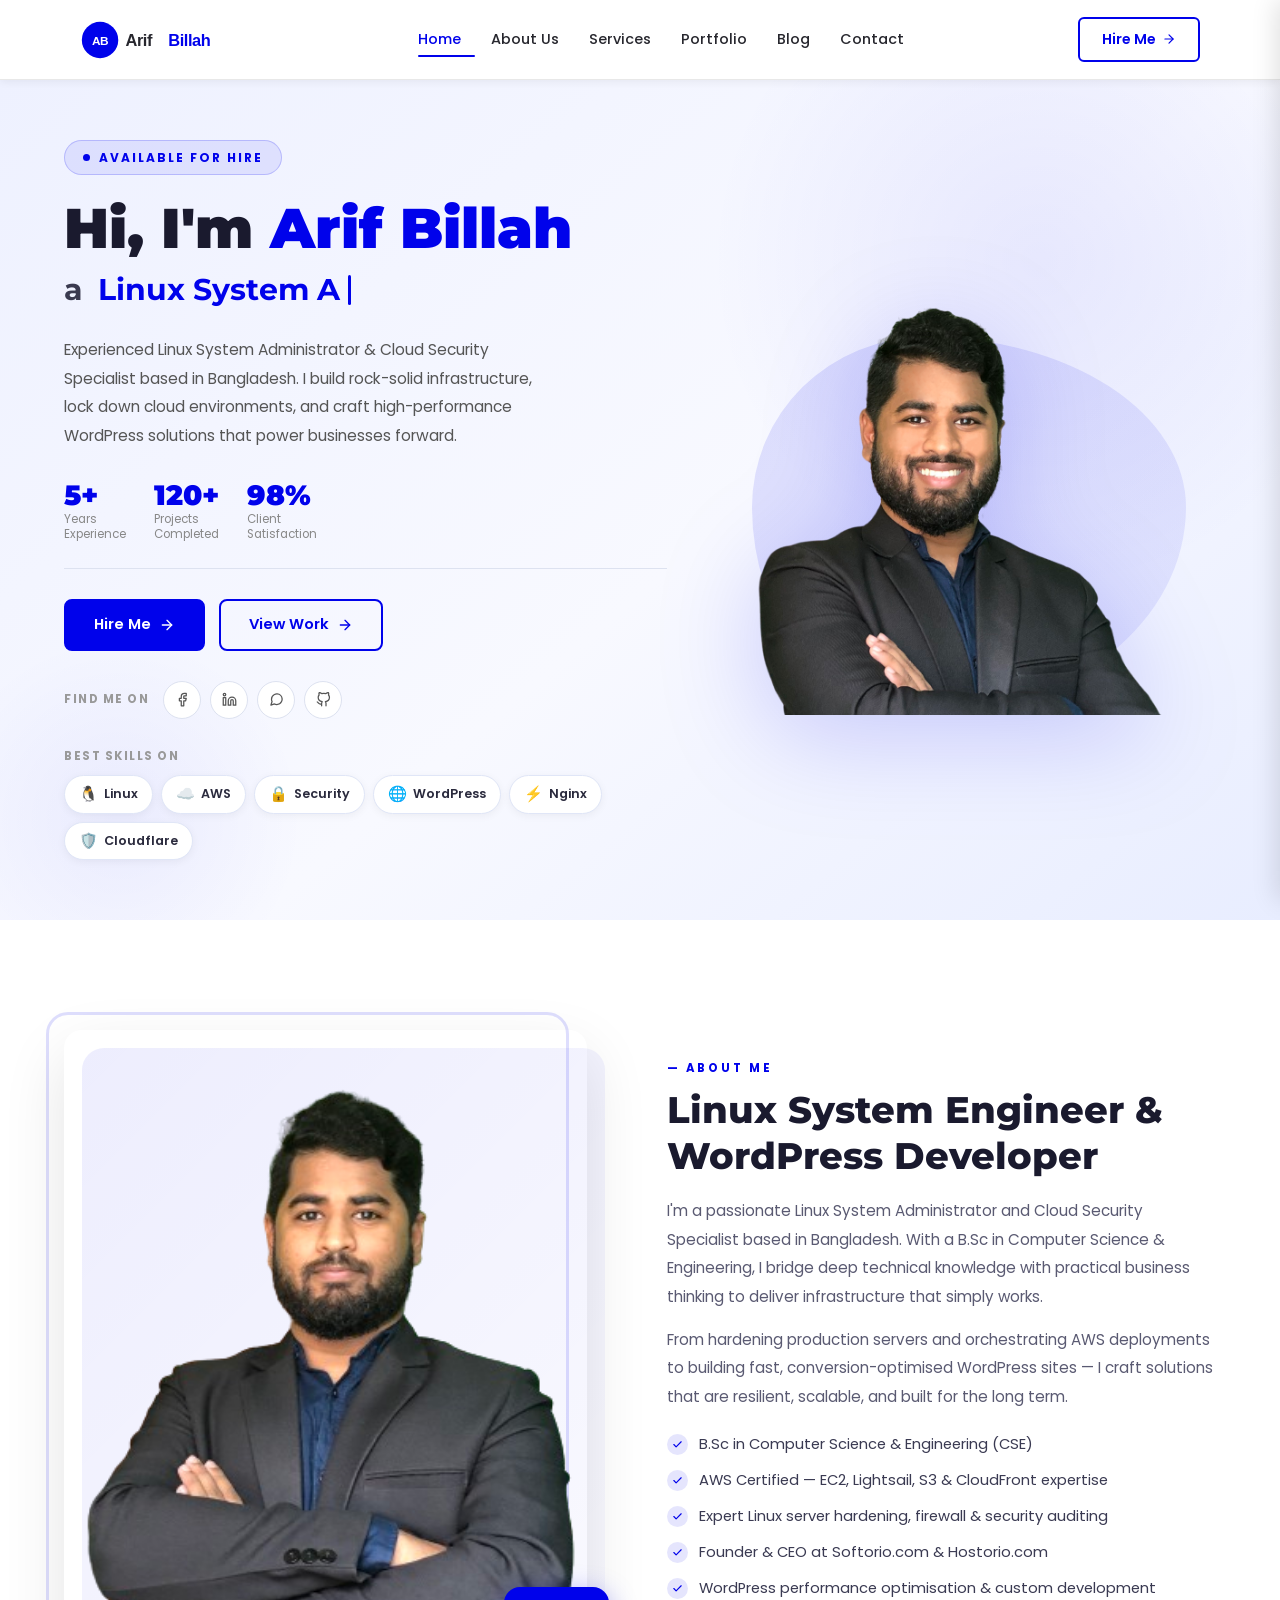
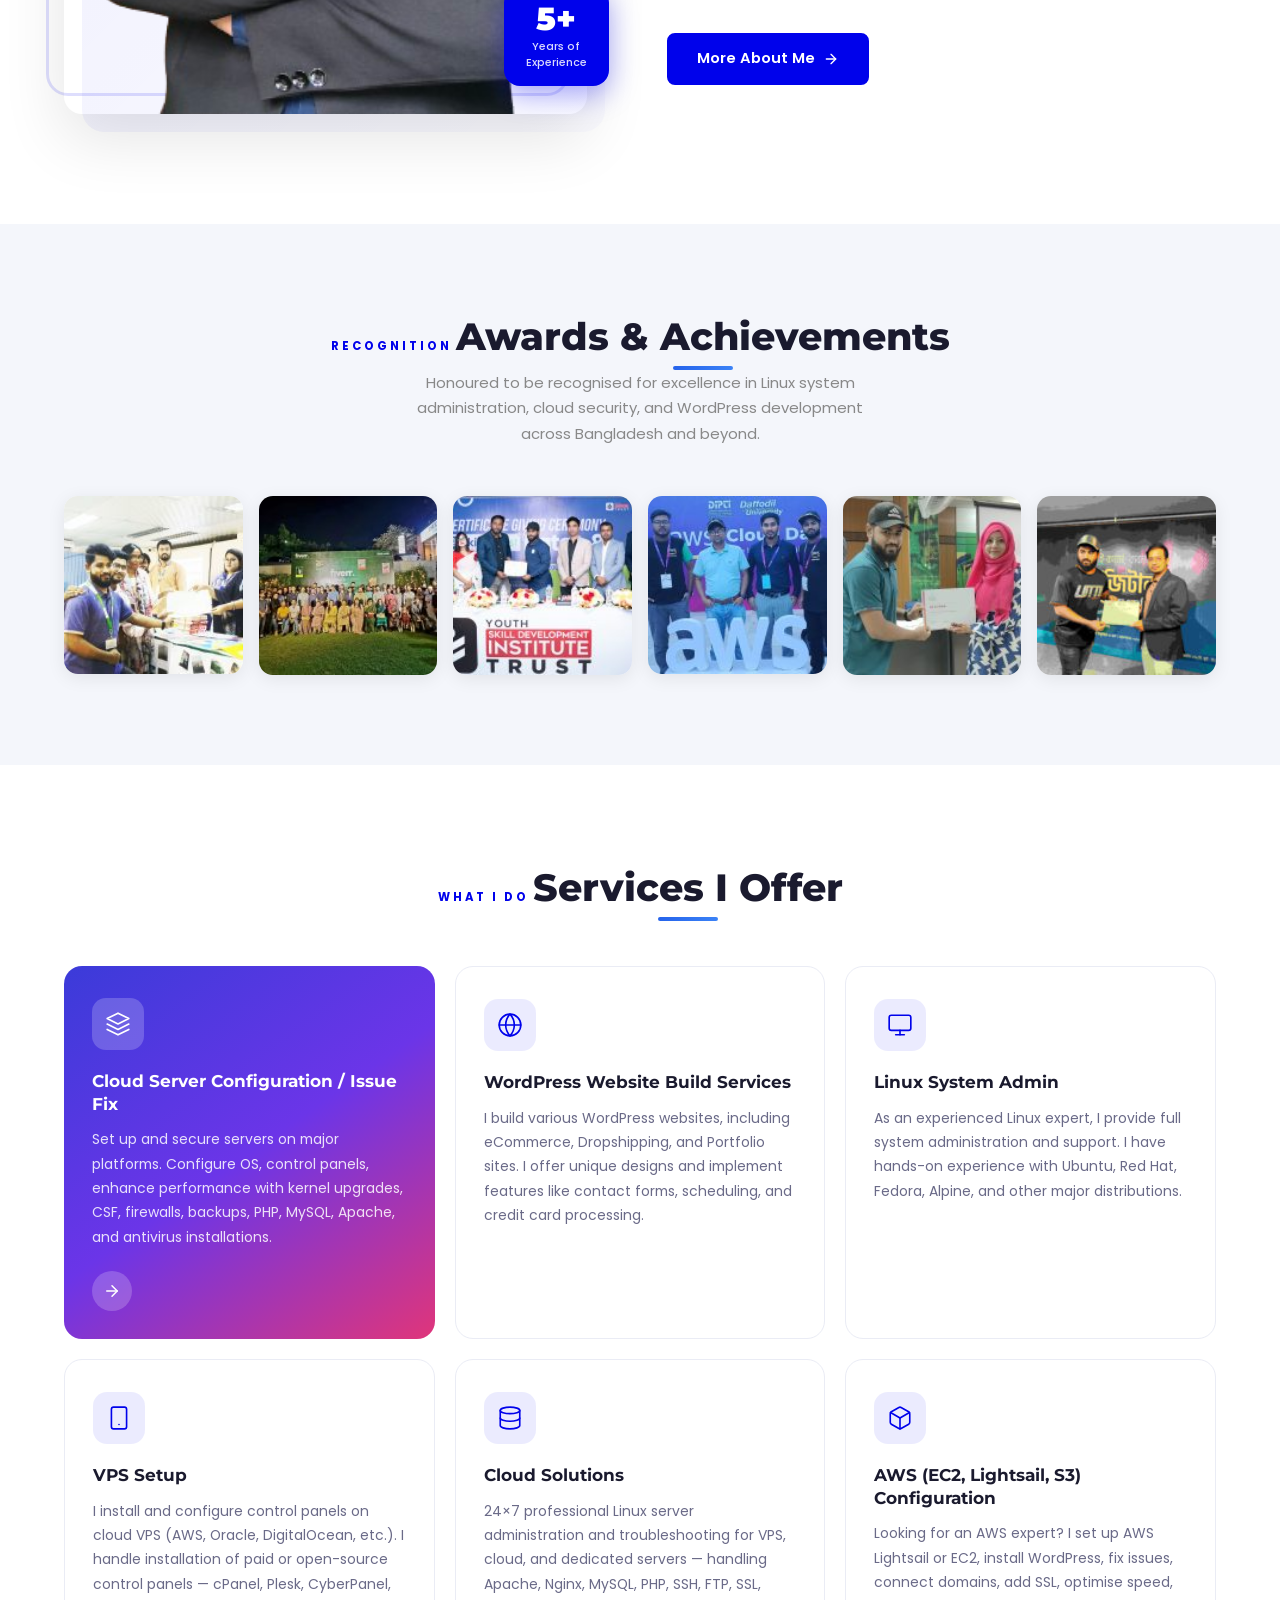
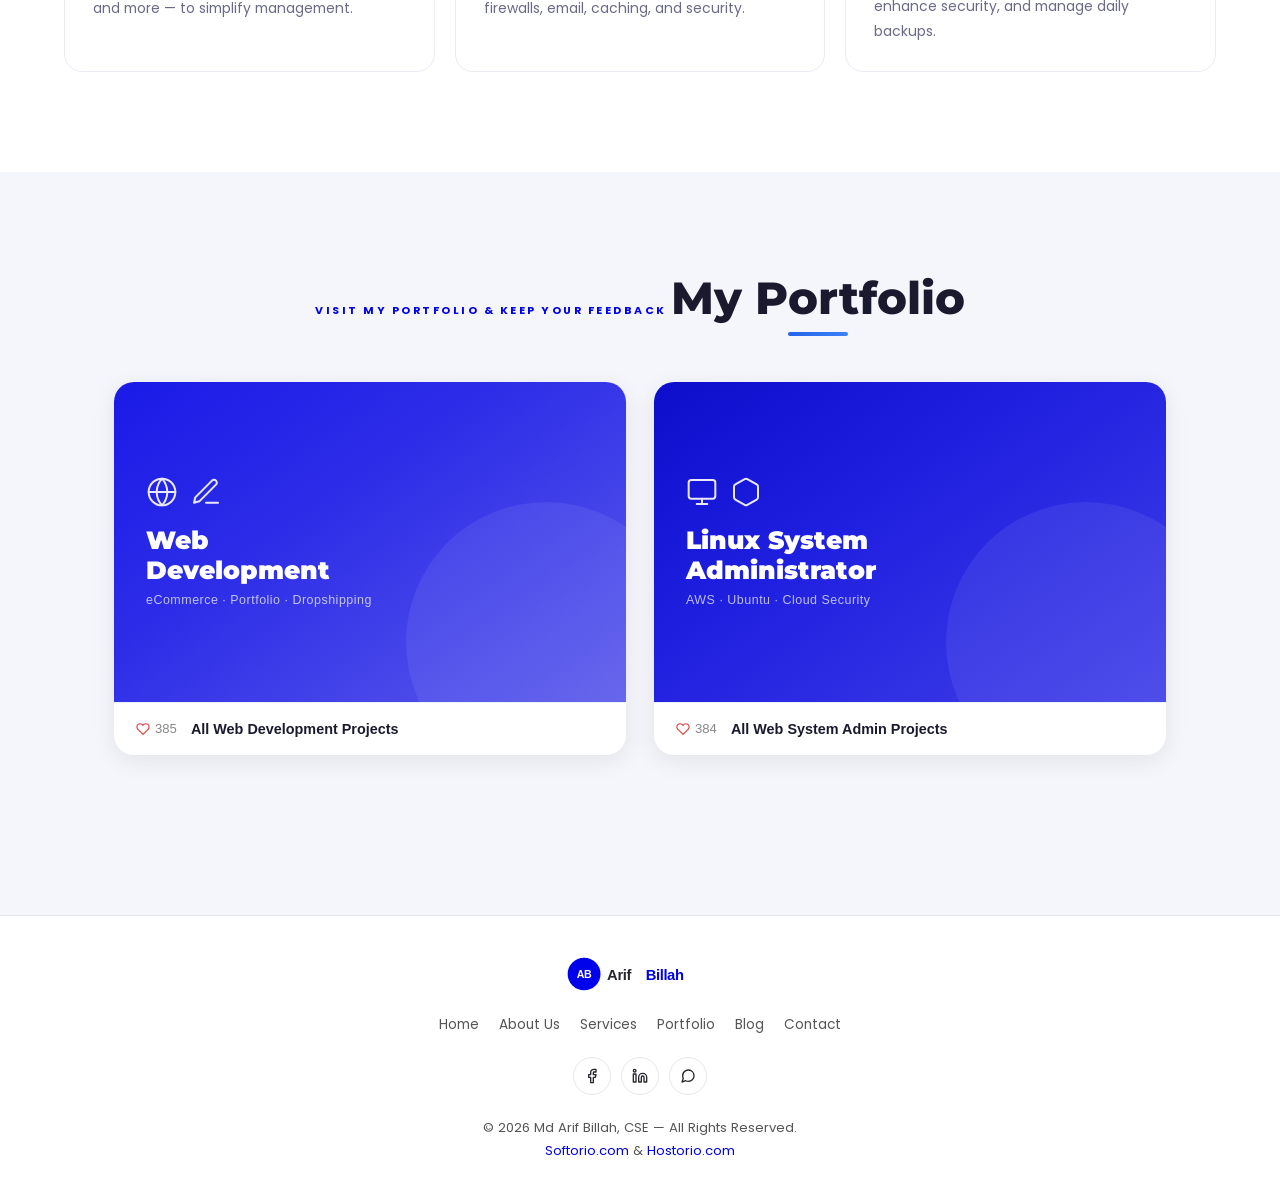
<file: index.html>
<!DOCTYPE html>
<html lang="en">
<head>
    <meta charset="UTF-8">
    <meta name="viewport" content="width=device-width, initial-scale=1.0">
    <meta name="description" content="Md Arif Billah – Linux System Administrator, Cloud Security Specialist and WordPress Developer based in Bangladesh.">
    <meta name="keywords" content="Md Arif Billah, Linux System Admin, Cloud Security, WordPress Developer, Bangladesh">
    <meta name="author" content="Md Arif Billah">
    <title>Md Arif Billah | Linux System Admin &amp; WordPress Developer</title>

    <link rel="stylesheet" href="css/style.css">
    <link rel="stylesheet" href="css/header-footer.css">
    <link rel="stylesheet" href="css/home.css">
</head>
<body>

    <!-- ── Header ── -->
    <div id="header-placeholder"></div>

    <main>

        <!-- ══════════════════════════════════════════
             SECTION 1 · HERO
             ══════════════════════════════════════════ -->
        <section class="hero-section" id="hero" aria-label="Introduction">
            <div class="hero-inner">

                <!-- ── Left: Text ── -->
                <div class="hero-text-col reveal-left">

                    <div class="welcome-badge">
                        <span class="pulse-dot"></span>
                        Available for Hire
                    </div>

                    <h1 class="hero-heading">
                        Hi, I'm <span class="name">Arif Billah</span>
                    </h1>

                    <div class="hero-subheading">
                        <span class="prefix">a&nbsp;</span>
                        <span class="typed" id="heroTyped" aria-live="polite"></span>
                        <span class="cursor" aria-hidden="true"></span>
                    </div>

                    <p class="hero-desc">
                        Experienced Linux System Administrator &amp; Cloud Security Specialist
                        based in Bangladesh. I build rock-solid infrastructure, lock down cloud
                        environments, and craft high-performance WordPress solutions that power
                        businesses forward.
                    </p>

                    <!-- Stats -->
                    <div class="hero-stats">
                        <div class="stat-item">
                            <div class="num" data-target="5" data-suffix="+">0+</div>
                            <div class="lbl">Years<br>Experience</div>
                        </div>
                        <div class="stat-item">
                            <div class="num" data-target="120" data-suffix="+">0+</div>
                            <div class="lbl">Projects<br>Completed</div>
                        </div>
                        <div class="stat-item">
                            <div class="num" data-target="98" data-suffix="%">0%</div>
                            <div class="lbl">Client<br>Satisfaction</div>
                        </div>
                    </div>

                    <!-- CTA -->
                    <div class="hero-cta-row">
                        <a href="contact.html" class="btn-primary">
                            Hire Me
                            <svg viewBox="0 0 24 24" aria-hidden="true"><line x1="5" y1="12" x2="19" y2="12"/><polyline points="12 5 19 12 12 19"/></svg>
                        </a>
                        <a href="portfolio.html" class="btn-outline">
                            View Work
                            <svg viewBox="0 0 24 24" aria-hidden="true"><line x1="5" y1="12" x2="19" y2="12"/><polyline points="12 5 19 12 12 19"/></svg>
                        </a>
                    </div>

                    <!-- Social -->
                    <div class="hero-social-row">
                        <span class="social-row-label">Find me on</span>
                        <div class="social-icons">
                            <a href="https://www.facebook.com/arifbillah360" target="_blank" rel="noopener" class="social-icon-link" aria-label="Facebook">
                                <svg viewBox="0 0 24 24"><path d="M18 2h-3a5 5 0 0 0-5 5v3H7v4h3v8h4v-8h3l1-4h-4V7a1 1 0 0 1 1-1h3z"/></svg>
                            </a>
                            <a href="https://linkedin.com/in/arifbillah360" target="_blank" rel="noopener" class="social-icon-link" aria-label="LinkedIn">
                                <svg viewBox="0 0 24 24"><path d="M16 8a6 6 0 0 1 6 6v7h-4v-7a2 2 0 0 0-2-2 2 2 0 0 0-2 2v7h-4v-7a6 6 0 0 1 6-6z"/><rect x="2" y="9" width="4" height="12"/><circle cx="4" cy="4" r="2"/></svg>
                            </a>
                            <a href="https://api.whatsapp.com/send?phone=8801779440297" target="_blank" rel="noopener" class="social-icon-link" aria-label="WhatsApp">
                                <svg viewBox="0 0 24 24"><path d="M21 11.5a8.38 8.38 0 0 1-.9 3.8 8.5 8.5 0 0 1-7.6 4.7 8.38 8.38 0 0 1-3.8-.9L3 21l1.9-5.7a8.38 8.38 0 0 1-.9-3.8 8.5 8.5 0 0 1 4.7-7.6 8.38 8.38 0 0 1 3.8-.9h.5a8.48 8.48 0 0 1 8 8v.5z"/></svg>
                            </a>
                            <a href="https://github.com/arifbillahcse" target="_blank" rel="noopener" class="social-icon-link" aria-label="GitHub">
                                <svg viewBox="0 0 24 24"><path d="M9 19c-5 1.5-5-2.5-7-3m14 6v-3.87a3.37 3.37 0 0 0-.94-2.61c3.14-.35 6.44-1.54 6.44-7A5.44 5.44 0 0 0 20 4.77 5.07 5.07 0 0 0 19.91 1S18.73.65 16 2.48a13.38 13.38 0 0 0-7 0C6.27.65 5.09 1 5.09 1A5.07 5.07 0 0 0 5 4.77a5.44 5.44 0 0 0-1.5 3.78c0 5.42 3.3 6.61 6.44 7A3.37 3.37 0 0 0 9 18.13V22"/></svg>
                            </a>
                        </div>
                    </div>

                    <!-- Skills -->
                    <div class="hero-skills-row">
                        <span class="skills-row-label">Best skills on</span>
                        <div class="skill-badges">
                            <span class="skill-badge"><span class="b-icon">🐧</span>Linux</span>
                            <span class="skill-badge"><span class="b-icon">☁️</span>AWS</span>
                            <span class="skill-badge"><span class="b-icon">🔒</span>Security</span>
                            <span class="skill-badge"><span class="b-icon">🌐</span>WordPress</span>
                            <span class="skill-badge"><span class="b-icon">⚡</span>Nginx</span>
                            <span class="skill-badge"><span class="b-icon">🛡️</span>Cloudflare</span>
                        </div>
                    </div>

                </div><!-- /hero-text-col -->

                <!-- ── Right: Image ── -->
                <div class="hero-image-col reveal-right">
                    <div class="hero-blob" aria-hidden="true"></div>
                    <div class="hero-img-card">
                        <img
                            src="images/MdArifBillahCSE.png"
                            alt="Md Arif Billah – Linux System Admin &amp; WordPress Developer"
                            loading="eager"
                            fetchpriority="high"
                        >
                    </div>
                </div>

            </div>
        </section><!-- /hero -->


        <!-- ══════════════════════════════════════════
             SECTION 2 · ABOUT ME
             ══════════════════════════════════════════ -->
        <section class="about-section" id="about" aria-label="About Me">
            <div class="about-inner">

                <!-- Image col -->
                <div class="about-img-col reveal-left">
                    <div class="about-img-frame">
                        <img
                            src="images/MdArifBillahCSE2.png"
                            alt="Md Arif Billah"
                            loading="lazy"
                        >
                    </div>
                    <div class="exp-badge" aria-label="5 plus years of experience">
                        <div class="exp-num">5+</div>
                        <div class="exp-lbl">Years of<br>Experience</div>
                    </div>
                </div>

                <!-- Text col -->
                <div class="about-text-col reveal-right">
                    <span class="section-badge">— About Me</span>
                    <h2 class="about-title">
                        Linux System Engineer &amp;<br>WordPress Developer
                    </h2>
                    <p class="about-desc">
                        I'm a passionate Linux System Administrator and Cloud Security
                        Specialist based in Bangladesh. With a B.Sc in Computer Science &amp;
                        Engineering, I bridge deep technical knowledge with practical
                        business thinking to deliver infrastructure that simply works.
                    </p>
                    <p class="about-desc">
                        From hardening production servers and orchestrating AWS deployments
                        to building fast, conversion-optimised WordPress sites — I craft
                        solutions that are resilient, scalable, and built for the long term.
                    </p>

                    <ul class="about-checklist">
                        <li>
                            <span class="check-circle">
                                <svg viewBox="0 0 24 24" aria-hidden="true"><polyline points="20 6 9 17 4 12"/></svg>
                            </span>
                            B.Sc in Computer Science &amp; Engineering (CSE)
                        </li>
                        <li>
                            <span class="check-circle">
                                <svg viewBox="0 0 24 24" aria-hidden="true"><polyline points="20 6 9 17 4 12"/></svg>
                            </span>
                            AWS Certified — EC2, Lightsail, S3 &amp; CloudFront expertise
                        </li>
                        <li>
                            <span class="check-circle">
                                <svg viewBox="0 0 24 24" aria-hidden="true"><polyline points="20 6 9 17 4 12"/></svg>
                            </span>
                            Expert Linux server hardening, firewall &amp; security auditing
                        </li>
                        <li>
                            <span class="check-circle">
                                <svg viewBox="0 0 24 24" aria-hidden="true"><polyline points="20 6 9 17 4 12"/></svg>
                            </span>
                            Founder &amp; CEO at Softorio.com &amp; Hostorio.com
                        </li>
                        <li>
                            <span class="check-circle">
                                <svg viewBox="0 0 24 24" aria-hidden="true"><polyline points="20 6 9 17 4 12"/></svg>
                            </span>
                            WordPress performance optimisation &amp; custom development
                        </li>
                    </ul>

                    <a href="about.html" class="btn-primary">
                        More About Me
                        <svg viewBox="0 0 24 24" aria-hidden="true"><line x1="5" y1="12" x2="19" y2="12"/><polyline points="12 5 19 12 12 19"/></svg>
                    </a>
                </div>

            </div>
        </section><!-- /about -->


        <!-- ══════════════════════════════════════════
             SECTION 3 · AWARDS & RECOGNITION
             ══════════════════════════════════════════ -->
        <section class="awards-section" id="awards" aria-label="Awards and Recognition">
            <div class="awards-inner">

                <div class="awards-header reveal">
                    <span class="section-badge">Recognition</span>
                    <h2 class="section-title">Awards &amp; Achievements</h2>
                    <p>
                        Honoured to be recognised for excellence in Linux system administration,
                        cloud security, and WordPress development across Bangladesh and beyond.
                    </p>
                </div>

                <div class="awards-grid">
                    <div class="award-card reveal" style="transition-delay:.05s">
                        <img src="images/mdarifbillahcse-award-1.jpg" alt="Award certificate 1" loading="lazy">
                        <div class="award-shine" aria-hidden="true"></div>
                        <div class="award-label">Achievement</div>
                    </div>
                    <div class="award-card reveal" style="transition-delay:.10s">
                        <img src="images/mdarifbillahcse-award-2.jpg" alt="Award certificate 2" loading="lazy">
                        <div class="award-shine" aria-hidden="true"></div>
                        <div class="award-label">Recognition</div>
                    </div>
                    <div class="award-card reveal" style="transition-delay:.15s">
                        <img src="images/mdarifbillahcse-award-3.jpg" alt="Award certificate 3" loading="lazy">
                        <div class="award-shine" aria-hidden="true"></div>
                        <div class="award-label">Excellence</div>
                    </div>
                    <div class="award-card reveal" style="transition-delay:.20s">
                        <img src="images/mdarifbillahcse-award-4.jpg" alt="Award certificate 4" loading="lazy">
                        <div class="award-shine" aria-hidden="true"></div>
                        <div class="award-label">Certificate</div>
                    </div>
                    <div class="award-card reveal" style="transition-delay:.25s">
                        <img src="images/mdarifbillahcse-award-5.jpg" alt="Award certificate 5" loading="lazy">
                        <div class="award-shine" aria-hidden="true"></div>
                        <div class="award-label">Honour</div>
                    </div>
                    <div class="award-card reveal" style="transition-delay:.30s">
                        <img src="images/mdarifbillahcse-award-6.jpg" alt="Award certificate 6" loading="lazy">
                        <div class="award-shine" aria-hidden="true"></div>
                        <div class="award-label">Award</div>
                    </div>
                </div>

            </div>
        </section><!-- /awards -->


        <!-- ══════════════════════════════════════════
             SECTION 4 · WHAT I DO (SERVICES)
             ══════════════════════════════════════════ -->
        <section class="services-section" id="services" aria-label="Services">
            <div class="services-inner">

                <div class="services-header reveal">
                    <span class="section-badge">What I Do</span>
                    <h2 class="section-title">Services I Offer</h2>
                </div>

                <div class="services-grid">

                    <!-- Featured card -->
                    <div class="svc-card svc-featured reveal" style="transition-delay:.05s">
                        <div class="svc-icon">
                            <svg viewBox="0 0 24 24" fill="none" stroke="currentColor" stroke-width="1.5" stroke-linecap="round" stroke-linejoin="round" aria-hidden="true">
                                <polyline points="12 2 2 7 12 12 22 7 12 2"/>
                                <polyline points="2 17 12 22 22 17"/>
                                <polyline points="2 12 12 17 22 12"/>
                            </svg>
                        </div>
                        <h3 class="svc-title">Cloud Server Configuration / Issue Fix</h3>
                        <p class="svc-desc">Set up and secure servers on major platforms. Configure OS, control panels, enhance performance with kernel upgrades, CSF, firewalls, backups, PHP, MySQL, Apache, and antivirus installations.</p>
                        <a href="services.html" class="svc-arrow" aria-label="Learn more about Cloud Server services">
                            <svg viewBox="0 0 24 24" fill="none" stroke="currentColor" stroke-width="2" stroke-linecap="round" stroke-linejoin="round" aria-hidden="true"><line x1="5" y1="12" x2="19" y2="12"/><polyline points="12 5 19 12 12 19"/></svg>
                        </a>
                    </div>

                    <!-- Card 2 -->
                    <div class="svc-card reveal" style="transition-delay:.10s">
                        <div class="svc-icon">
                            <svg viewBox="0 0 24 24" fill="none" stroke="currentColor" stroke-width="1.5" stroke-linecap="round" stroke-linejoin="round" aria-hidden="true">
                                <circle cx="12" cy="12" r="10"/>
                                <path d="M12 2a15.3 15.3 0 0 1 4 10 15.3 15.3 0 0 1-4 10 15.3 15.3 0 0 1-4-10 15.3 15.3 0 0 1 4-10z"/>
                                <line x1="2" y1="12" x2="22" y2="12"/>
                            </svg>
                        </div>
                        <h3 class="svc-title">WordPress Website Build Services</h3>
                        <p class="svc-desc">I build various WordPress websites, including eCommerce, Dropshipping, and Portfolio sites. I offer unique designs and implement features like contact forms, scheduling, and credit card processing.</p>
                    </div>

                    <!-- Card 3 -->
                    <div class="svc-card reveal" style="transition-delay:.15s">
                        <div class="svc-icon">
                            <svg viewBox="0 0 24 24" fill="none" stroke="currentColor" stroke-width="1.5" stroke-linecap="round" stroke-linejoin="round" aria-hidden="true">
                                <rect x="2" y="3" width="20" height="14" rx="2" ry="2"/>
                                <line x1="8" y1="21" x2="16" y2="21"/>
                                <line x1="12" y1="17" x2="12" y2="21"/>
                            </svg>
                        </div>
                        <h3 class="svc-title">Linux System Admin</h3>
                        <p class="svc-desc">As an experienced Linux expert, I provide full system administration and support. I have hands-on experience with Ubuntu, Red Hat, Fedora, Alpine, and other major distributions.</p>
                    </div>

                    <!-- Card 4 -->
                    <div class="svc-card reveal" style="transition-delay:.20s">
                        <div class="svc-icon">
                            <svg viewBox="0 0 24 24" fill="none" stroke="currentColor" stroke-width="1.5" stroke-linecap="round" stroke-linejoin="round" aria-hidden="true">
                                <rect x="5" y="2" width="14" height="20" rx="2" ry="2"/>
                                <line x1="12" y1="18" x2="12.01" y2="18"/>
                            </svg>
                        </div>
                        <h3 class="svc-title">VPS Setup</h3>
                        <p class="svc-desc">I install and configure control panels on cloud VPS (AWS, Oracle, DigitalOcean, etc.). I handle installation of paid or open-source control panels — cPanel, Plesk, CyberPanel, and more — to simplify management.</p>
                    </div>

                    <!-- Card 5 -->
                    <div class="svc-card reveal" style="transition-delay:.25s">
                        <div class="svc-icon">
                            <svg viewBox="0 0 24 24" fill="none" stroke="currentColor" stroke-width="1.5" stroke-linecap="round" stroke-linejoin="round" aria-hidden="true">
                                <ellipse cx="12" cy="5" rx="9" ry="3"/>
                                <path d="M21 12c0 1.66-4 3-9 3s-9-1.34-9-3"/>
                                <path d="M3 5v14c0 1.66 4 3 9 3s9-1.34 9-3V5"/>
                            </svg>
                        </div>
                        <h3 class="svc-title">Cloud Solutions</h3>
                        <p class="svc-desc">24×7 professional Linux server administration and troubleshooting for VPS, cloud, and dedicated servers — handling Apache, Nginx, MySQL, PHP, SSH, FTP, SSL, firewalls, email, caching, and security.</p>
                    </div>

                    <!-- Card 6 -->
                    <div class="svc-card reveal" style="transition-delay:.30s">
                        <div class="svc-icon">
                            <svg viewBox="0 0 24 24" fill="none" stroke="currentColor" stroke-width="1.5" stroke-linecap="round" stroke-linejoin="round" aria-hidden="true">
                                <path d="M21 16V8a2 2 0 0 0-1-1.73l-7-4a2 2 0 0 0-2 0l-7 4A2 2 0 0 0 3 8v8a2 2 0 0 0 1 1.73l7 4a2 2 0 0 0 2 0l7-4A2 2 0 0 0 21 16z"/>
                                <polyline points="3.27 6.96 12 12.01 20.73 6.96"/>
                                <line x1="12" y1="22.08" x2="12" y2="12"/>
                            </svg>
                        </div>
                        <h3 class="svc-title">AWS (EC2, Lightsail, S3) Configuration</h3>
                        <p class="svc-desc">Looking for an AWS expert? I set up AWS Lightsail or EC2, install WordPress, fix issues, connect domains, add SSL, optimise speed, enhance security, and manage daily backups.</p>
                    </div>

                </div>
            </div>
        </section><!-- /services -->


        <!-- ══════════════════════════════════════════
             SECTION 5 · MY PORTFOLIO
             ══════════════════════════════════════════ -->
        <section class="portfolio-section" id="portfolio" aria-label="Portfolio">
            <div class="portfolio-inner">

                <div class="portfolio-header reveal">
                    <span class="section-badge">Visit My Portfolio &amp; Keep Your Feedback</span>
                    <h2 class="section-title">My Portfolio</h2>
                </div>

                <div class="portfolio-grid">

                    <!-- WordPress Portfolio -->
                    <button class="portfolio-card reveal" style="transition-delay:.08s"
                            data-title="All Web Development Projects"
                            data-doc="https://docs.google.com/document/d/1mPzFaMnZYKttjSuP5aLF1j4cGMlHbp_PxyHnIu0Hi54/preview"
                            data-likes="385"
                            aria-label="Open Web Development portfolio">
                        <div class="pf-thumb pf-thumb--wp">
                            <div class="pf-thumb-inner">
                                <div class="pf-icons">
                                    <svg viewBox="0 0 24 24" fill="none" stroke="#fff" stroke-width="1.5" stroke-linecap="round" stroke-linejoin="round"><circle cx="12" cy="12" r="10"/><path d="M12 2a15.3 15.3 0 0 1 4 10 15.3 15.3 0 0 1-4 10 15.3 15.3 0 0 1-4-10 15.3 15.3 0 0 1 4-10z"/><line x1="2" y1="12" x2="22" y2="12"/></svg>
                                    <svg viewBox="0 0 24 24" fill="none" stroke="#fff" stroke-width="1.5" stroke-linecap="round" stroke-linejoin="round"><path d="M12 20h9"/><path d="M16.5 3.5a2.121 2.121 0 0 1 3 3L7 19l-4 1 1-4L16.5 3.5z"/></svg>
                                </div>
                                <div class="pf-thumb-title">Web<br>Development</div>
                                <div class="pf-thumb-sub">eCommerce · Portfolio · Dropshipping</div>
                            </div>
                        </div>
                        <div class="pf-footer">
                            <span class="pf-likes">
                                <svg viewBox="0 0 24 24" fill="none" stroke="currentColor" stroke-width="2" stroke-linecap="round" stroke-linejoin="round" aria-hidden="true"><path d="M20.84 4.61a5.5 5.5 0 0 0-7.78 0L12 5.67l-1.06-1.06a5.5 5.5 0 0 0-7.78 7.78l1.06 1.06L12 21.23l7.78-7.78 1.06-1.06a5.5 5.5 0 0 0 0-7.78z"/></svg>
                                385
                            </span>
                            <span class="pf-card-title">All Web Development Projects</span>
                        </div>
                    </button>

                    <!-- Linux/Cloud Portfolio -->
                    <button class="portfolio-card reveal" style="transition-delay:.16s"
                            data-title="All Web System Admin Projects"
                            data-doc="https://docs.google.com/document/d/1tZKXz6gf1LjCcvBY1dVygeI7A5hntwRQ83FbK6UgbRM/preview"
                            data-likes="384"
                            aria-label="Open Web System Admin portfolio">
                        <div class="pf-thumb pf-thumb--linux">
                            <div class="pf-thumb-inner">
                                <div class="pf-icons">
                                    <svg viewBox="0 0 24 24" fill="none" stroke="#fff" stroke-width="1.5" stroke-linecap="round" stroke-linejoin="round"><rect x="2" y="3" width="20" height="14" rx="2"/><line x1="8" y1="21" x2="16" y2="21"/><line x1="12" y1="17" x2="12" y2="21"/></svg>
                                    <svg viewBox="0 0 24 24" fill="none" stroke="#fff" stroke-width="1.5" stroke-linecap="round" stroke-linejoin="round"><path d="M21 16V8a2 2 0 0 0-1-1.73l-7-4a2 2 0 0 0-2 0l-7 4A2 2 0 0 0 3 8v8a2 2 0 0 0 1 1.73l7 4a2 2 0 0 0 2 0l7-4A2 2 0 0 0 21 16z"/></svg>
                                </div>
                                <div class="pf-thumb-title">Linux System<br>Administrator</div>
                                <div class="pf-thumb-sub">AWS · Ubuntu · Cloud Security</div>
                            </div>
                        </div>
                        <div class="pf-footer">
                            <span class="pf-likes">
                                <svg viewBox="0 0 24 24" fill="none" stroke="currentColor" stroke-width="2" stroke-linecap="round" stroke-linejoin="round" aria-hidden="true"><path d="M20.84 4.61a5.5 5.5 0 0 0-7.78 0L12 5.67l-1.06-1.06a5.5 5.5 0 0 0-7.78 7.78l1.06 1.06L12 21.23l7.78-7.78 1.06-1.06a5.5 5.5 0 0 0 0-7.78z"/></svg>
                                384
                            </span>
                            <span class="pf-card-title">All Web System Admin Projects</span>
                        </div>
                    </button>

                </div>
            </div>
        </section><!-- /portfolio -->

    </main>

    <!-- ── Footer ── -->
    <div id="footer-placeholder"></div>

    <!-- ══════════════════════════════════════════
         PORTFOLIO MODAL
         ══════════════════════════════════════════ -->
    <div class="pf-modal-overlay" id="pfModal" role="dialog" aria-modal="true" aria-label="Portfolio detail" hidden>
        <div class="pf-modal-box">
            <button class="pf-modal-close" id="pfModalClose" aria-label="Close portfolio">
                <svg viewBox="0 0 24 24" fill="none" stroke="currentColor" stroke-width="2.5" stroke-linecap="round" stroke-linejoin="round" aria-hidden="true"><line x1="18" y1="6" x2="6" y2="18"/><line x1="6" y1="6" x2="18" y2="18"/></svg>
            </button>

            <!-- Top: preview + info -->
            <div class="pf-modal-top">
                <div class="pf-modal-preview" id="pfModalPreview"></div>
                <div class="pf-modal-info">
                    <h3 class="pf-modal-title" id="pfModalTitle"></h3>
                    <button class="pf-like-btn" id="pfLikeBtn" aria-pressed="false">
                        <svg viewBox="0 0 24 24" fill="none" stroke="currentColor" stroke-width="2" stroke-linecap="round" stroke-linejoin="round" aria-hidden="true"><path d="M14 9V5a3 3 0 0 0-3-3l-4 9v11h11.28a2 2 0 0 0 2-1.7l1.38-9a2 2 0 0 0-2-2.3H14z"/><path d="M7 22H4a2 2 0 0 1-2-2v-7a2 2 0 0 1 2-2h3"/></svg>
                        <span class="like-label">Like This</span>
                        <span class="like-count" id="pfLikeCount"></span>
                    </button>
                </div>
            </div>

            <!-- Bottom: Google Doc embed -->
            <div class="pf-modal-doc">
                <iframe id="pfDocFrame" src="" title="Portfolio document" loading="lazy" allowfullscreen></iframe>
            </div>
        </div>
    </div>

    <script src="js/components.js"></script>
    <script src="js/home.js"></script>
</body>
</html>
</file>
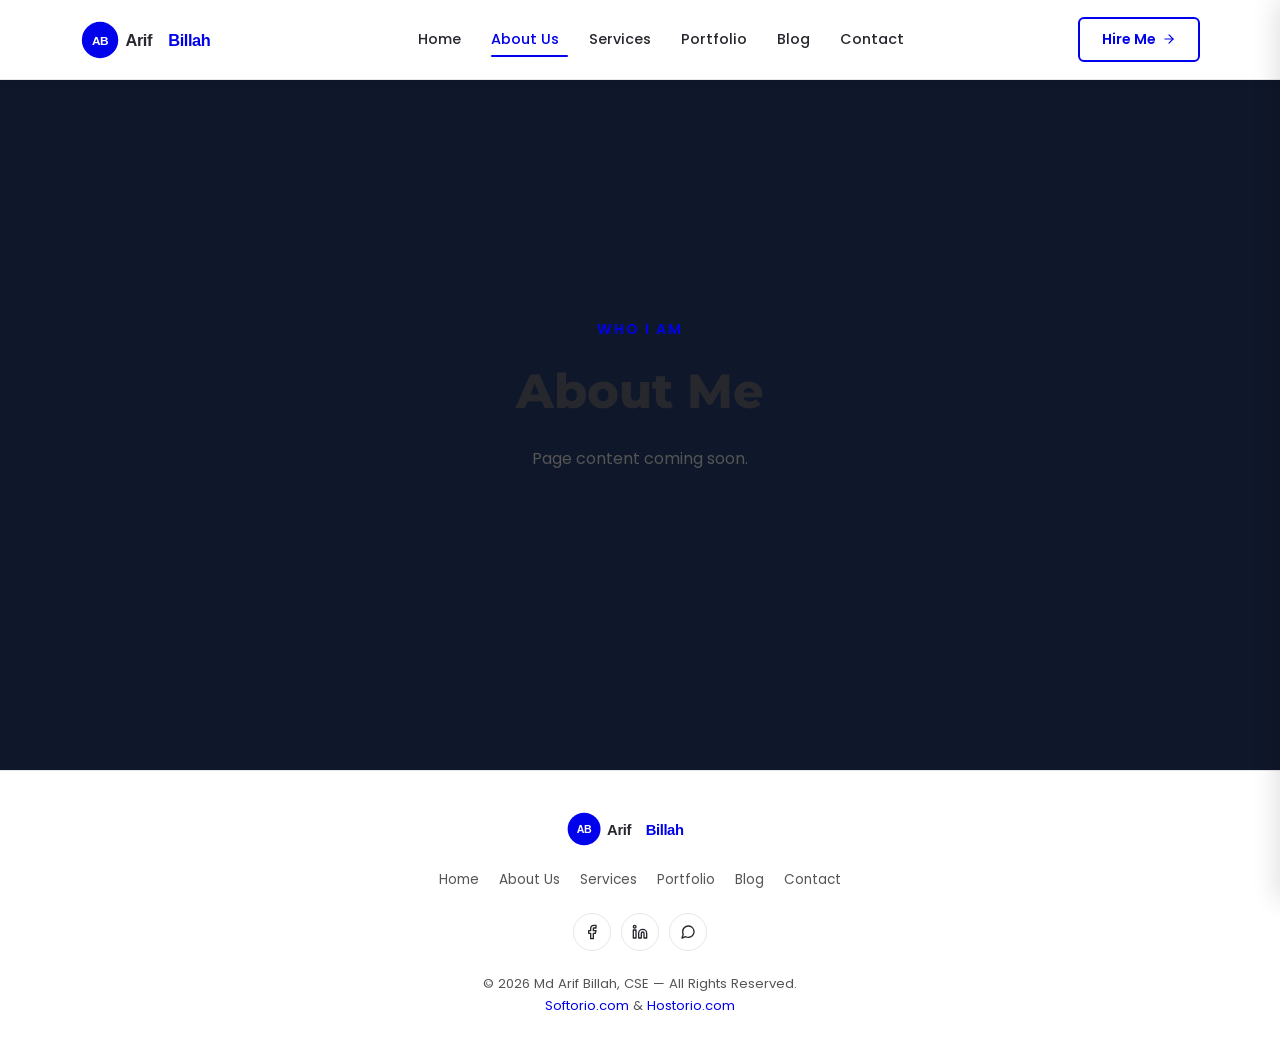
<file: about.html>
<!DOCTYPE html>
<html lang="en">
<head>
    <meta charset="UTF-8">
    <meta name="viewport" content="width=device-width, initial-scale=1.0">
    <meta name="description" content="About Md Arif Billah – Linux System Administrator, Cloud Security Specialist and WordPress Developer.">
    <title>About Us | Md Arif Billah</title>
    <link rel="stylesheet" href="css/style.css">
    <link rel="stylesheet" href="css/header-footer.css">
</head>
<body>
    <div id="header-placeholder"></div>

    <main>
        <section style="min-height:70vh;display:flex;align-items:center;justify-content:center;text-align:center;padding:60px 24px;">
            <div>
                <p style="font-size:.9rem;font-weight:600;color:#0002eb;text-transform:uppercase;letter-spacing:2px;margin-bottom:12px;">Who I Am</p>
                <h1 style="font-size:clamp(2rem,5vw,3rem);font-weight:800;color:#27272e;font-family:'Montserrat',sans-serif;margin-bottom:16px;">About Me</h1>
                <p style="color:#555;max-width:560px;margin:0 auto;">Page content coming soon.</p>
            </div>
        </section>
    </main>

    <div id="footer-placeholder"></div>

    <script src="js/components.js"></script>
</body>
</html>
</file>
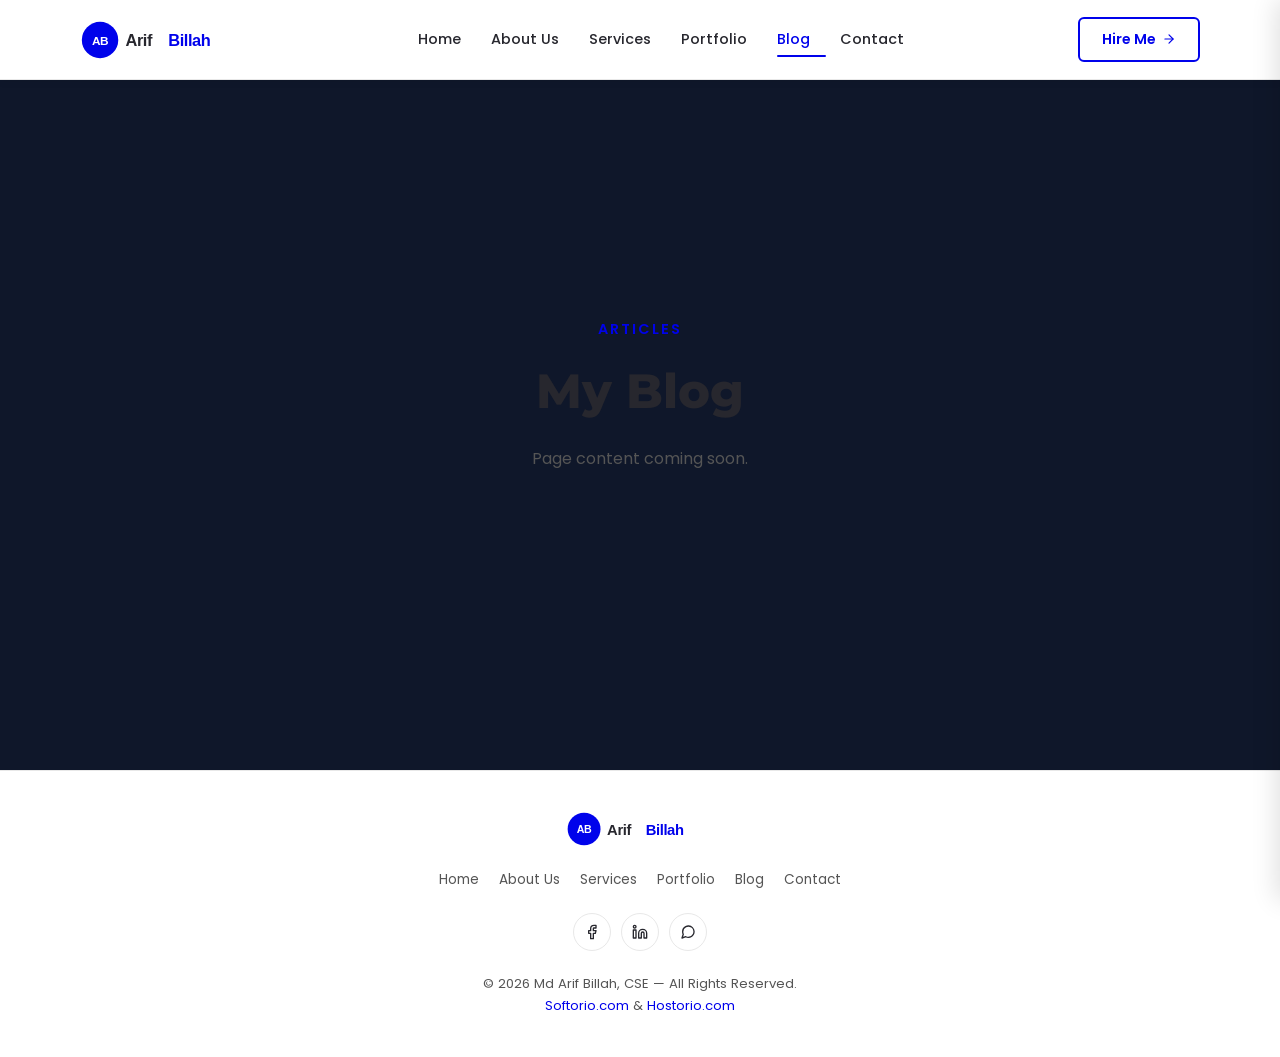
<file: blog.html>
<!DOCTYPE html>
<html lang="en">
<head>
    <meta charset="UTF-8">
    <meta name="viewport" content="width=device-width, initial-scale=1.0">
    <meta name="description" content="Blog by Md Arif Billah – Articles on Linux, Cloud, WordPress and Server Security.">
    <title>Blog | Md Arif Billah</title>
    <link rel="stylesheet" href="css/style.css">
    <link rel="stylesheet" href="css/header-footer.css">
</head>
<body>
    <div id="header-placeholder"></div>

    <main>
        <section style="min-height:70vh;display:flex;align-items:center;justify-content:center;text-align:center;padding:60px 24px;">
            <div>
                <p style="font-size:.9rem;font-weight:600;color:#0002eb;text-transform:uppercase;letter-spacing:2px;margin-bottom:12px;">Articles</p>
                <h1 style="font-size:clamp(2rem,5vw,3rem);font-weight:800;color:#27272e;font-family:'Montserrat',sans-serif;margin-bottom:16px;">My Blog</h1>
                <p style="color:#555;max-width:560px;margin:0 auto;">Page content coming soon.</p>
            </div>
        </section>
    </main>

    <div id="footer-placeholder"></div>

    <script src="js/components.js"></script>
</body>
</html>
</file>
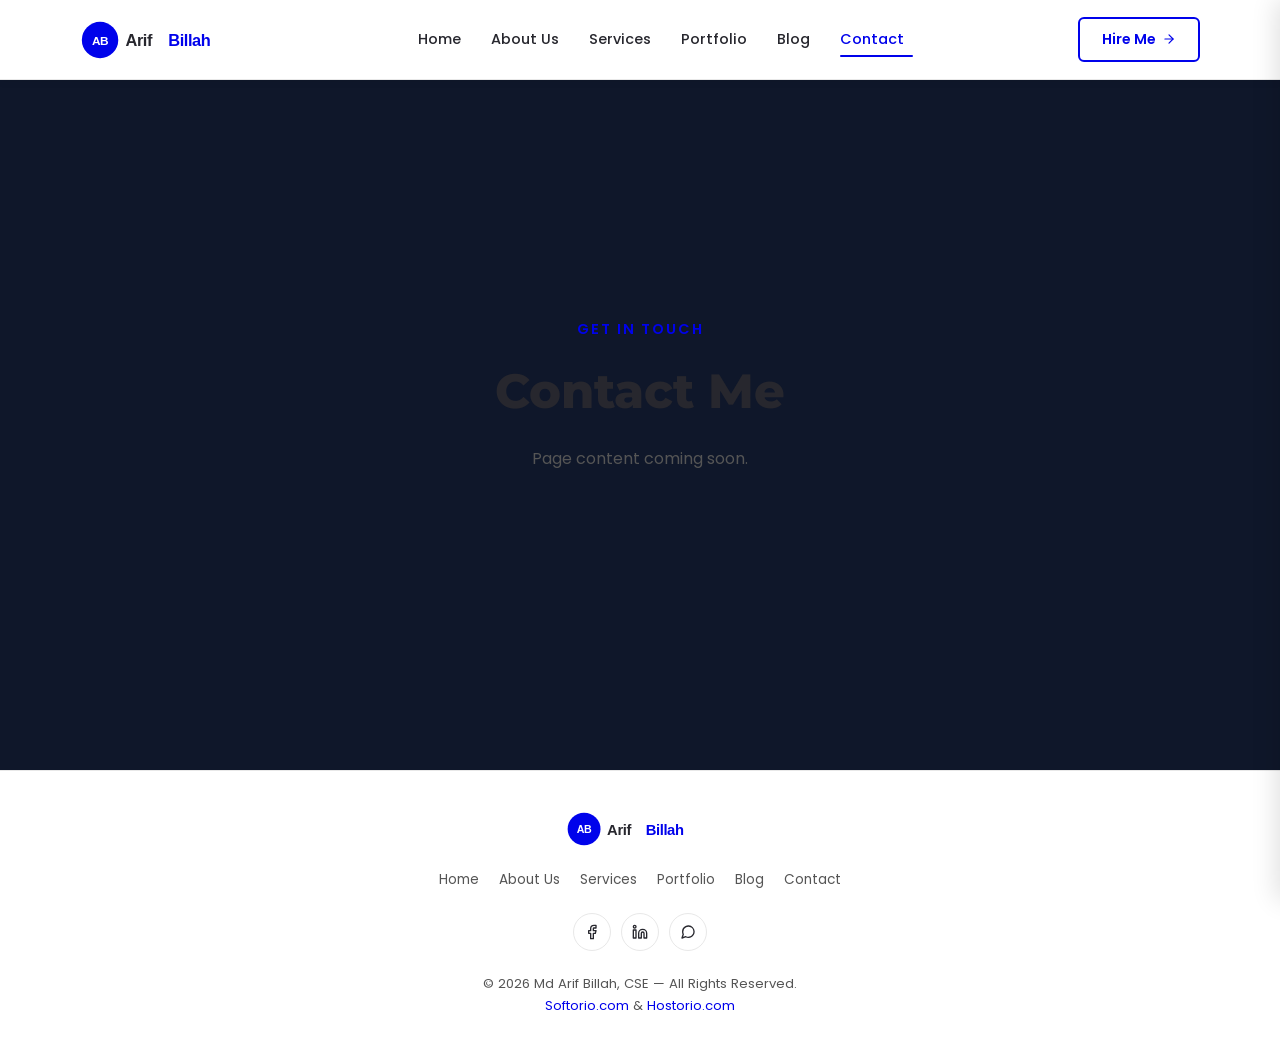
<file: contact.html>
<!DOCTYPE html>
<html lang="en">
<head>
    <meta charset="UTF-8">
    <meta name="viewport" content="width=device-width, initial-scale=1.0">
    <meta name="description" content="Contact Md Arif Billah – Get in touch for Linux Admin, Cloud or WordPress projects.">
    <title>Contact | Md Arif Billah</title>
    <link rel="stylesheet" href="css/style.css">
    <link rel="stylesheet" href="css/header-footer.css">
</head>
<body>
    <div id="header-placeholder"></div>

    <main>
        <section style="min-height:70vh;display:flex;align-items:center;justify-content:center;text-align:center;padding:60px 24px;">
            <div>
                <p style="font-size:.9rem;font-weight:600;color:#0002eb;text-transform:uppercase;letter-spacing:2px;margin-bottom:12px;">Get In Touch</p>
                <h1 style="font-size:clamp(2rem,5vw,3rem);font-weight:800;color:#27272e;font-family:'Montserrat',sans-serif;margin-bottom:16px;">Contact Me</h1>
                <p style="color:#555;max-width:560px;margin:0 auto;">Page content coming soon.</p>
            </div>
        </section>
    </main>

    <div id="footer-placeholder"></div>

    <script src="js/components.js"></script>
</body>
</html>
</file>
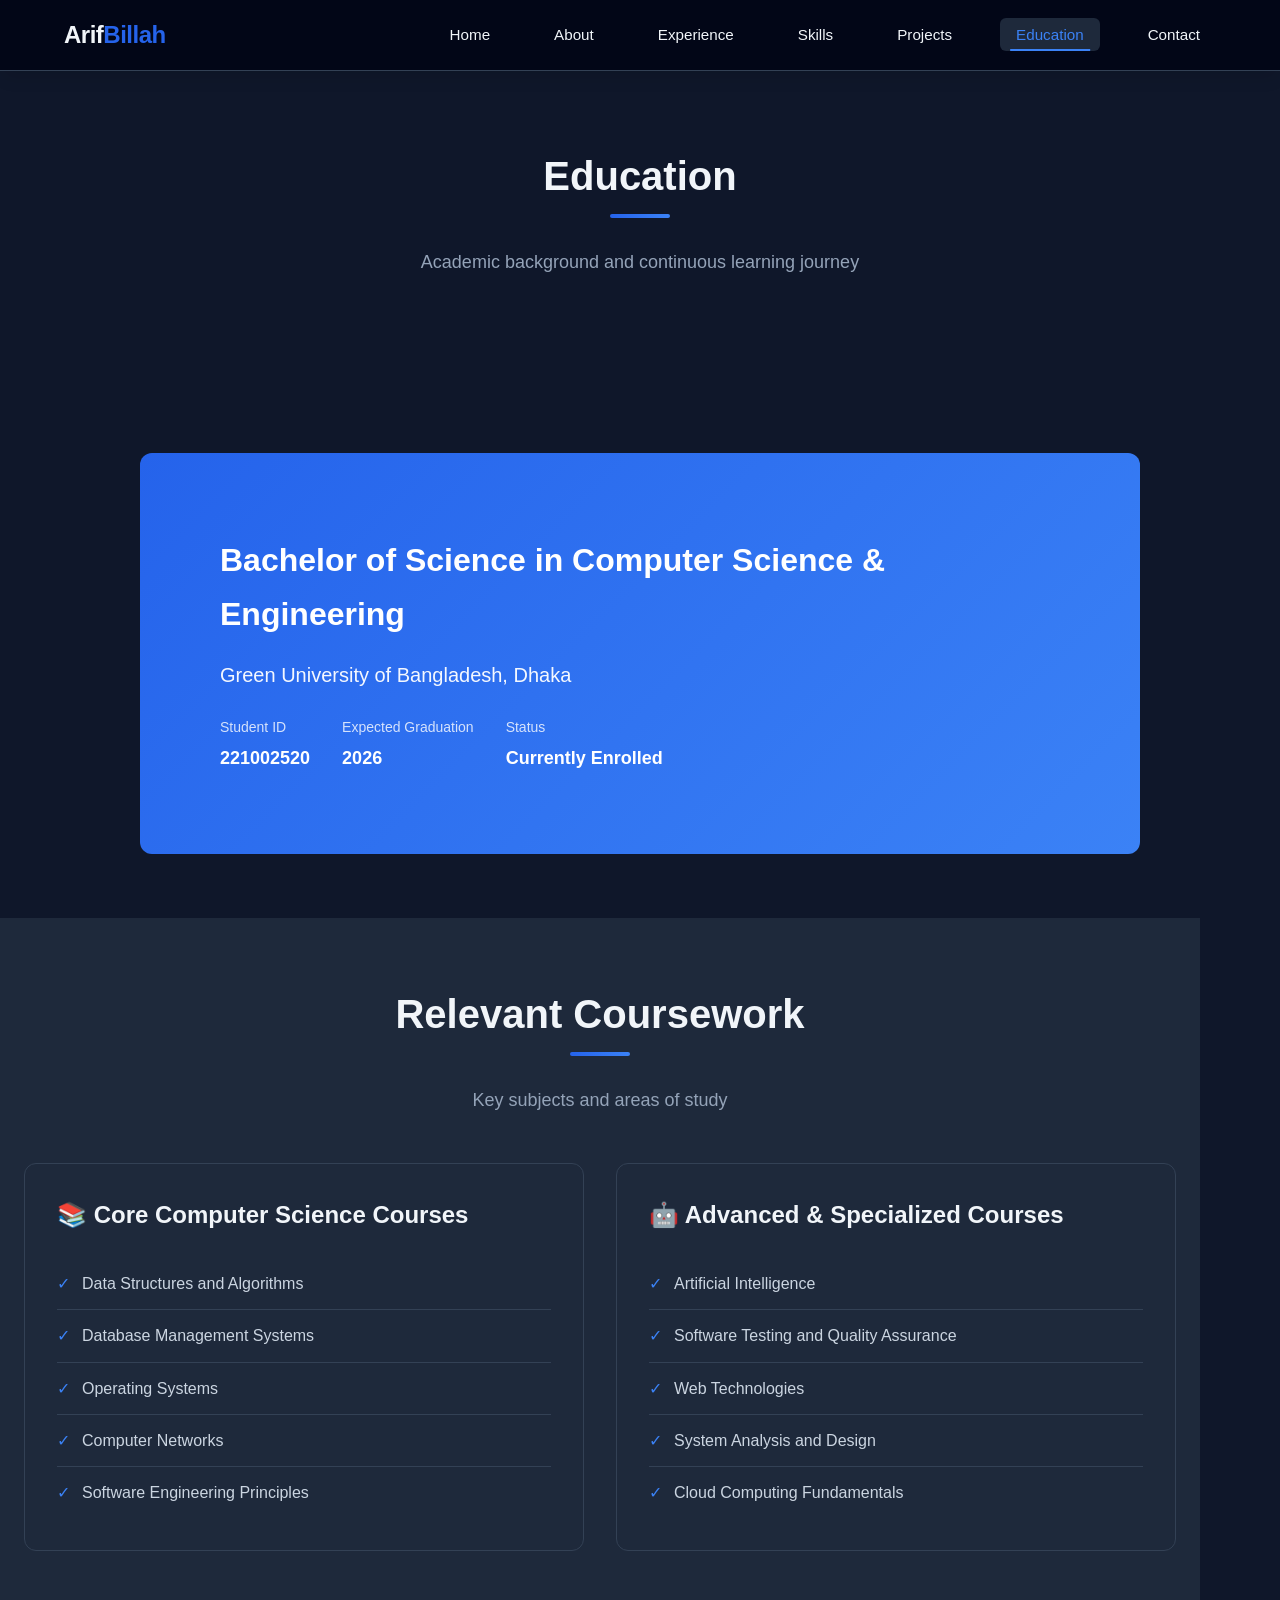
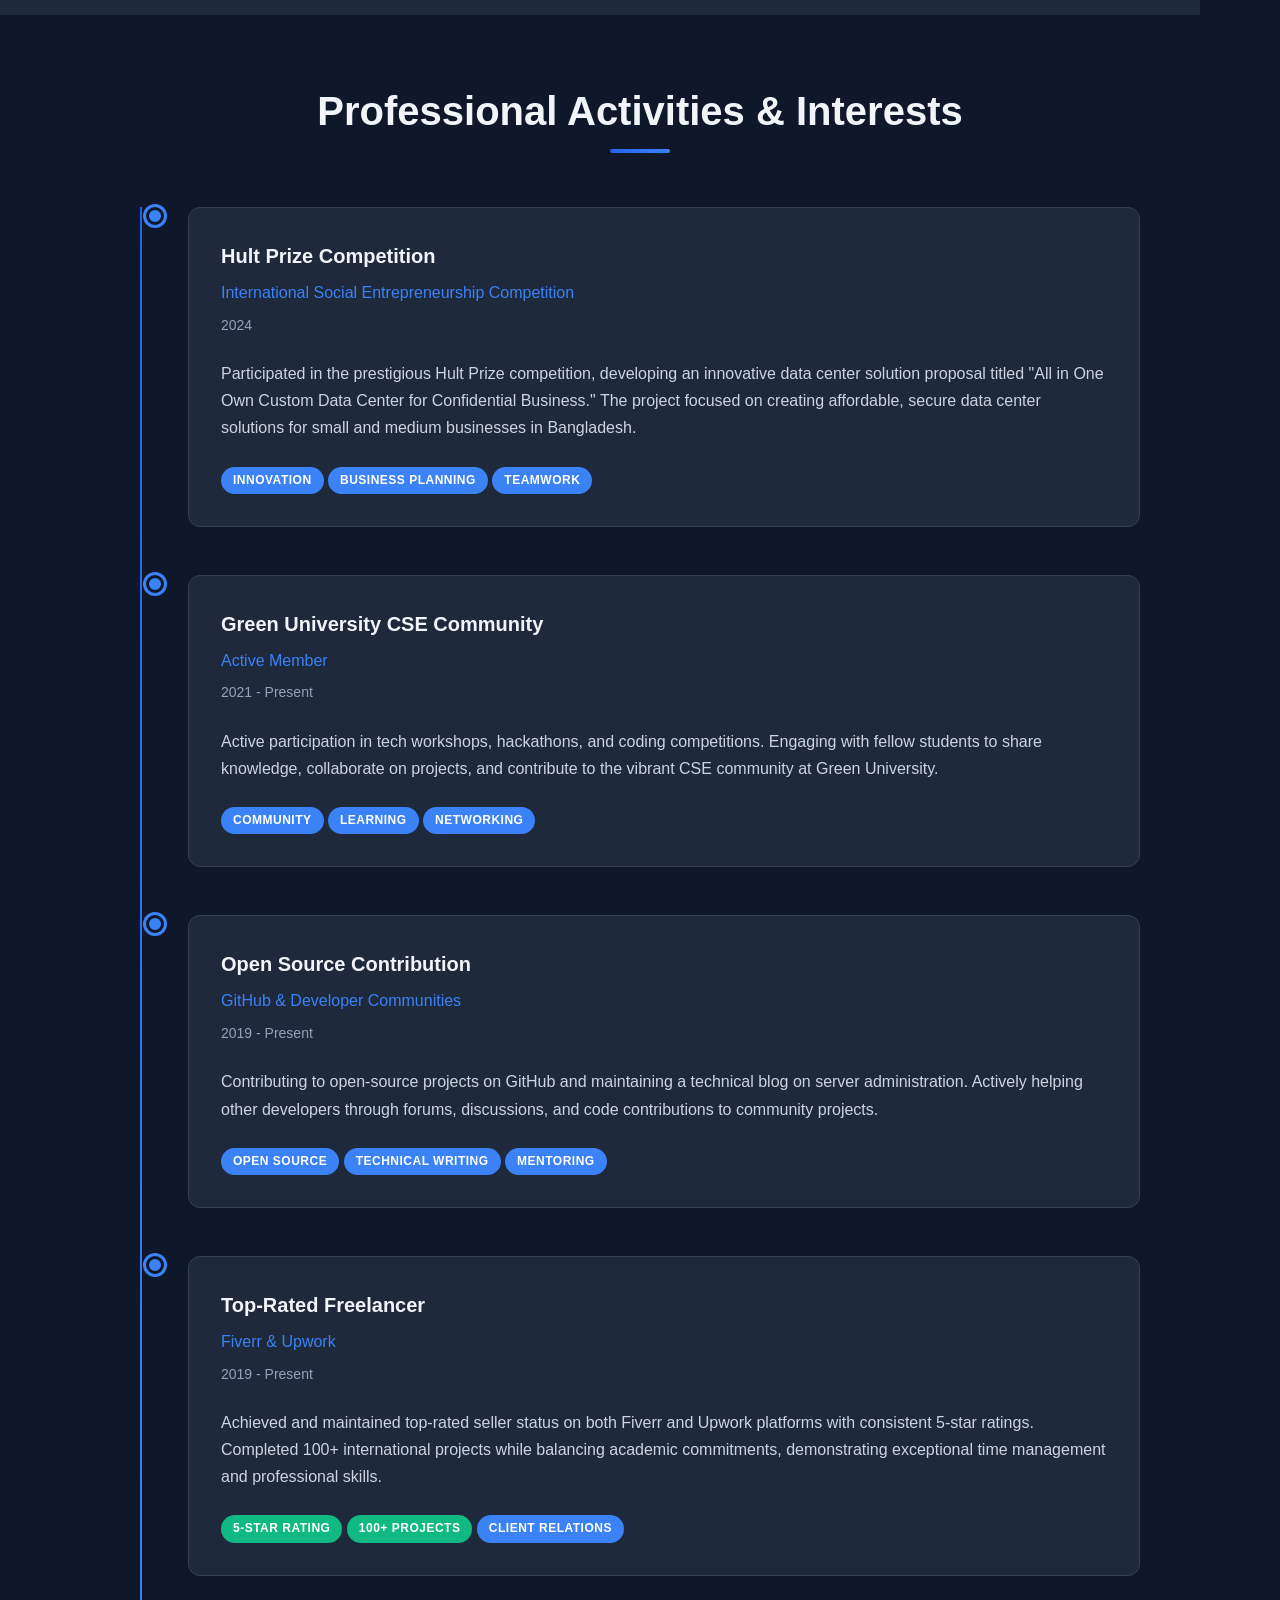
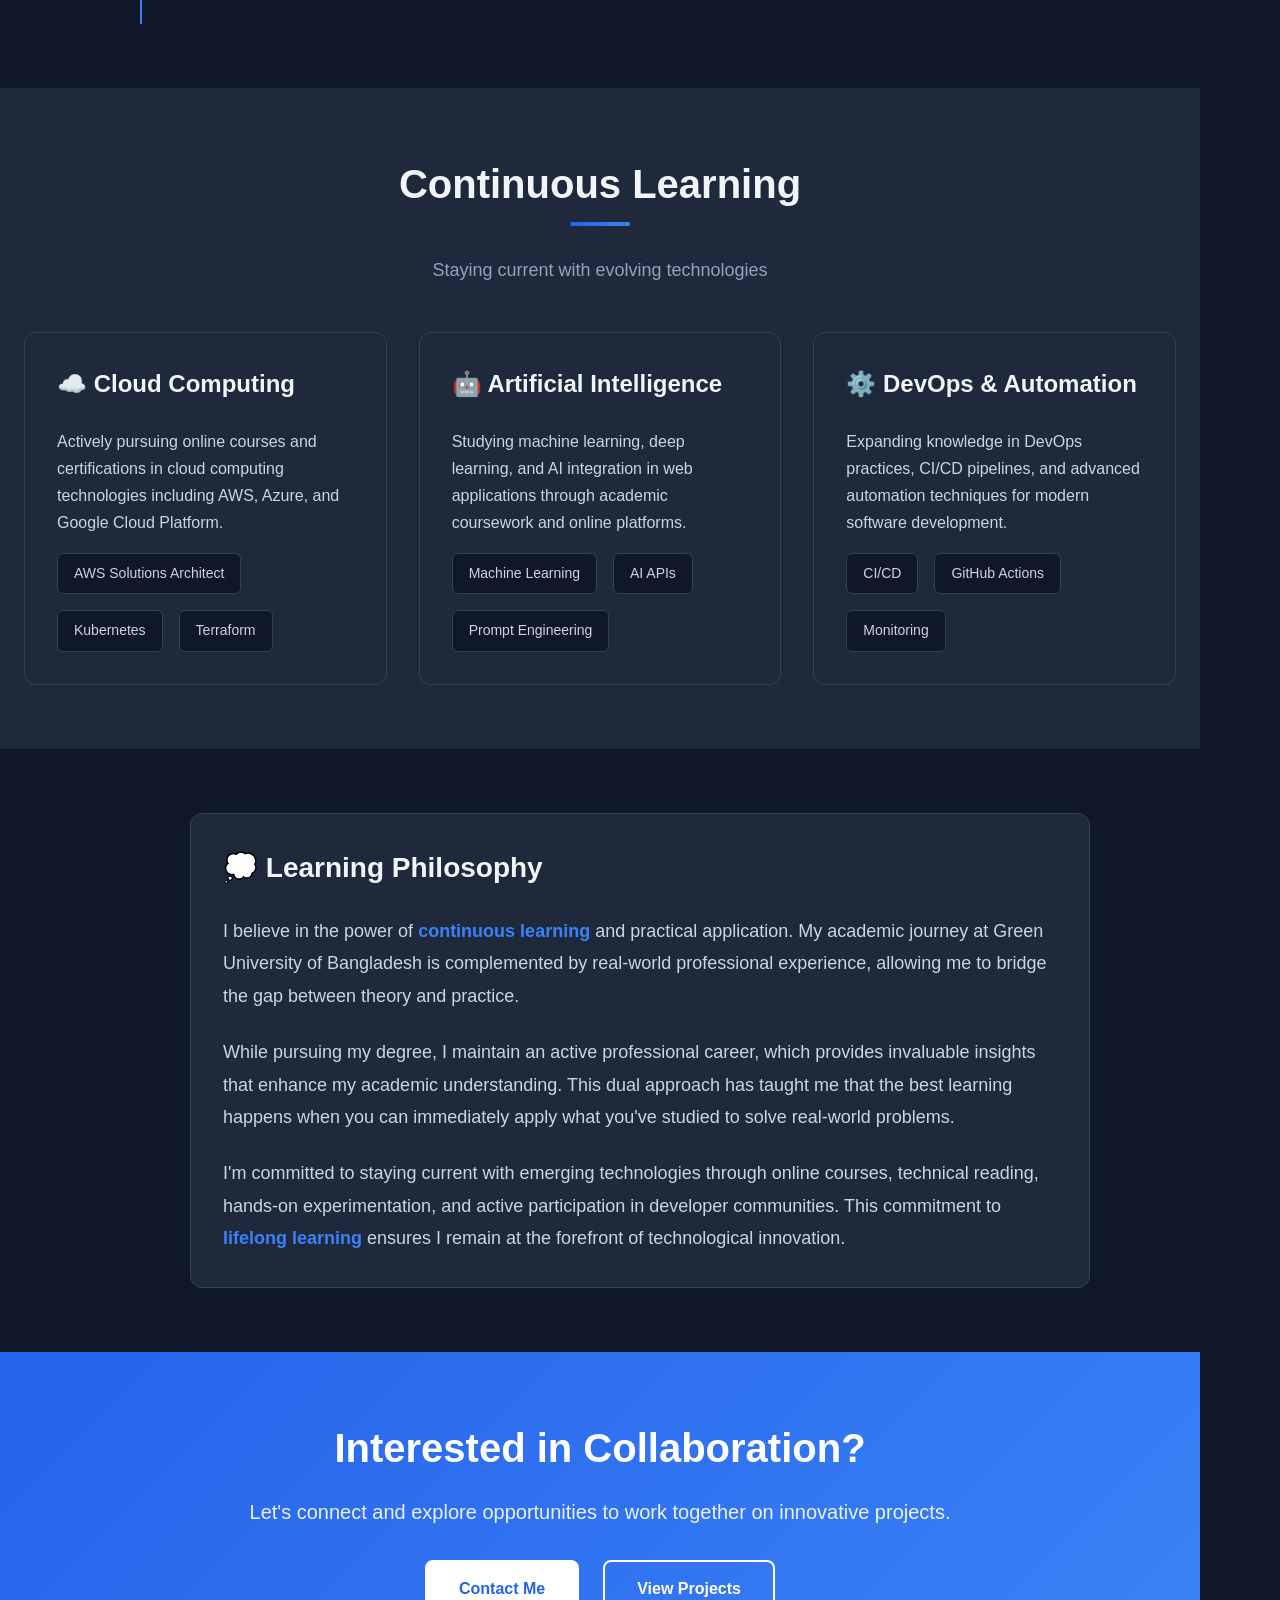
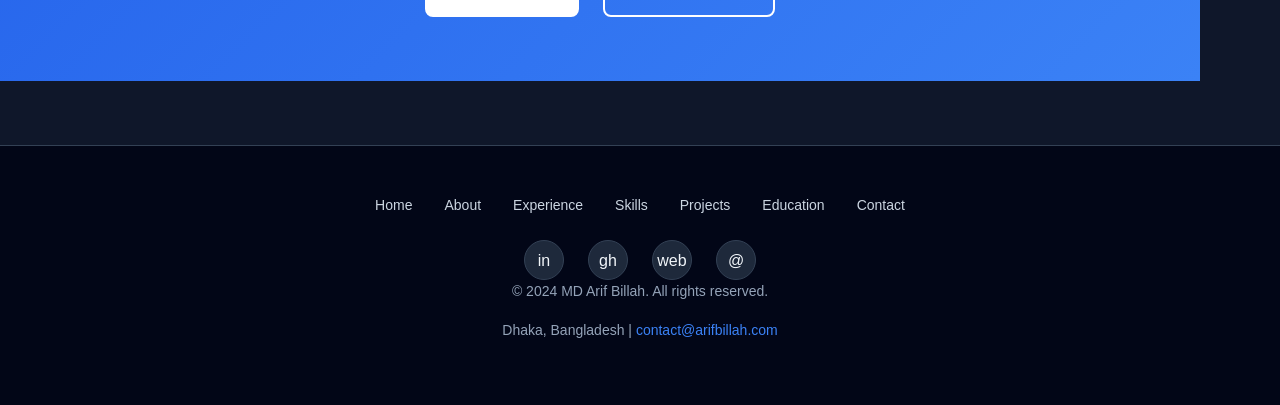
<file: education.html>
<!DOCTYPE html>
<html lang="en">
<head>
    <meta charset="UTF-8">
    <meta name="viewport" content="width=device-width, initial-scale=1.0">
    <meta name="description" content="Education - MD Arif Billah's academic background, coursework, and professional activities at Green University of Bangladesh.">
    <meta name="author" content="MD Arif Billah">
    <title>Education | MD Arif Billah - Academic Background & Learning</title>
    <link rel="stylesheet" href="css/style.css">
</head>
<body>
    <!-- Navigation Bar -->
    <nav class="navbar">
        <div class="nav-container">
            <a href="index.html" class="nav-logo">
                <span>Arif</span>Billah
            </a>
            <button class="nav-toggle" id="navToggle">
                <span></span>
                <span></span>
                <span></span>
            </button>
            <ul class="nav-menu" id="navMenu">
                <li><a href="index.html" class="nav-link">Home</a></li>
                <li><a href="about.html" class="nav-link">About</a></li>
                <li><a href="experience.html" class="nav-link">Experience</a></li>
                <li><a href="skills.html" class="nav-link">Skills</a></li>
                <li><a href="projects.html" class="nav-link">Projects</a></li>
                <li><a href="education.html" class="nav-link active">Education</a></li>
                <li><a href="contact.html" class="nav-link">Contact</a></li>
            </ul>
        </div>
    </nav>

    <!-- Main Content -->
    <main class="main-content">
        <!-- Page Header -->
        <section class="section">
            <div class="section-header">
                <h1 class="section-title">Education</h1>
                <p class="section-subtitle">Academic background and continuous learning journey</p>
            </div>
        </section>

        <!-- Academic Education -->
        <section class="section">
            <div style="max-width: 1000px; margin: 0 auto;">
                <div class="card" style="background: linear-gradient(135deg, var(--primary-color) 0%, var(--accent-color) 100%); border: none;">
                    <div class="card-content" style="padding: 3rem;">
                        <h2 style="font-size: 2rem; color: white; margin-bottom: 1rem; font-weight: 700;">
                            Bachelor of Science in Computer Science & Engineering
                        </h2>
                        <p style="font-size: 1.25rem; color: rgba(255,255,255,0.95); margin-bottom: 0.5rem; font-weight: 500;">
                            Green University of Bangladesh, Dhaka
                        </p>
                        <div style="display: flex; gap: 2rem; flex-wrap: wrap; margin-top: 1.5rem;">
                            <div>
                                <p style="color: rgba(255,255,255,0.8); font-size: 0.875rem; margin-bottom: 0.25rem;">Student ID</p>
                                <p style="color: white; font-size: 1.125rem; font-weight: 600;">221002520</p>
                            </div>
                            <div>
                                <p style="color: rgba(255,255,255,0.8); font-size: 0.875rem; margin-bottom: 0.25rem;">Expected Graduation</p>
                                <p style="color: white; font-size: 1.125rem; font-weight: 600;">2026</p>
                            </div>
                            <div>
                                <p style="color: rgba(255,255,255,0.8); font-size: 0.875rem; margin-bottom: 0.25rem;">Status</p>
                                <p style="color: white; font-size: 1.125rem; font-weight: 600;">Currently Enrolled</p>
                            </div>
                        </div>
                    </div>
                </div>
            </div>
        </section>

        <!-- Relevant Coursework -->
        <section class="section" style="background-color: var(--light-bg); margin: 0; padding: 4rem 1.5rem;">
            <div style="max-width: 1200px; margin: 0 auto;">
                <div class="section-header">
                    <h2 class="section-title">Relevant Coursework</h2>
                    <p class="section-subtitle">Key subjects and areas of study</p>
                </div>

                <div class="grid grid-2">
                    <div class="card">
                        <div class="card-header">
                            <h3 class="card-title">📚 Core Computer Science Courses</h3>
                        </div>
                        <div class="card-content">
                            <ul style="list-style: none; padding: 0;">
                                <li style="padding: 0.75rem 0; border-bottom: 1px solid var(--border-color); display: flex; align-items: center;">
                                    <span style="color: var(--accent-color); margin-right: 0.75rem;">✓</span>
                                    <span style="color: var(--text-secondary);">Data Structures and Algorithms</span>
                                </li>
                                <li style="padding: 0.75rem 0; border-bottom: 1px solid var(--border-color); display: flex; align-items: center;">
                                    <span style="color: var(--accent-color); margin-right: 0.75rem;">✓</span>
                                    <span style="color: var(--text-secondary);">Database Management Systems</span>
                                </li>
                                <li style="padding: 0.75rem 0; border-bottom: 1px solid var(--border-color); display: flex; align-items: center;">
                                    <span style="color: var(--accent-color); margin-right: 0.75rem;">✓</span>
                                    <span style="color: var(--text-secondary);">Operating Systems</span>
                                </li>
                                <li style="padding: 0.75rem 0; border-bottom: 1px solid var(--border-color); display: flex; align-items: center;">
                                    <span style="color: var(--accent-color); margin-right: 0.75rem;">✓</span>
                                    <span style="color: var(--text-secondary);">Computer Networks</span>
                                </li>
                                <li style="padding: 0.75rem 0; display: flex; align-items: center;">
                                    <span style="color: var(--accent-color); margin-right: 0.75rem;">✓</span>
                                    <span style="color: var(--text-secondary);">Software Engineering Principles</span>
                                </li>
                            </ul>
                        </div>
                    </div>

                    <div class="card">
                        <div class="card-header">
                            <h3 class="card-title">🤖 Advanced & Specialized Courses</h3>
                        </div>
                        <div class="card-content">
                            <ul style="list-style: none; padding: 0;">
                                <li style="padding: 0.75rem 0; border-bottom: 1px solid var(--border-color); display: flex; align-items: center;">
                                    <span style="color: var(--accent-color); margin-right: 0.75rem;">✓</span>
                                    <span style="color: var(--text-secondary);">Artificial Intelligence</span>
                                </li>
                                <li style="padding: 0.75rem 0; border-bottom: 1px solid var(--border-color); display: flex; align-items: center;">
                                    <span style="color: var(--accent-color); margin-right: 0.75rem;">✓</span>
                                    <span style="color: var(--text-secondary);">Software Testing and Quality Assurance</span>
                                </li>
                                <li style="padding: 0.75rem 0; border-bottom: 1px solid var(--border-color); display: flex; align-items: center;">
                                    <span style="color: var(--accent-color); margin-right: 0.75rem;">✓</span>
                                    <span style="color: var(--text-secondary);">Web Technologies</span>
                                </li>
                                <li style="padding: 0.75rem 0; border-bottom: 1px solid var(--border-color); display: flex; align-items: center;">
                                    <span style="color: var(--accent-color); margin-right: 0.75rem;">✓</span>
                                    <span style="color: var(--text-secondary);">System Analysis and Design</span>
                                </li>
                                <li style="padding: 0.75rem 0; display: flex; align-items: center;">
                                    <span style="color: var(--accent-color); margin-right: 0.75rem;">✓</span>
                                    <span style="color: var(--text-secondary);">Cloud Computing Fundamentals</span>
                                </li>
                            </ul>
                        </div>
                    </div>
                </div>
            </div>
        </section>

        <!-- Professional Activities -->
        <section class="section">
            <div class="section-header">
                <h2 class="section-title">Professional Activities & Interests</h2>
            </div>

            <div style="max-width: 1000px; margin: 0 auto;">
                <div class="timeline">
                    <!-- Hult Prize -->
                    <div class="timeline-item">
                        <div class="timeline-content">
                            <div class="timeline-header">
                                <h3 class="timeline-title">Hult Prize Competition</h3>
                                <p class="timeline-company">International Social Entrepreneurship Competition</p>
                                <p class="timeline-period">2024</p>
                            </div>
                            <p class="timeline-description">
                                Participated in the prestigious Hult Prize competition, developing an innovative data center solution proposal titled "All in One Own Custom Data Center for Confidential Business." The project focused on creating affordable, secure data center solutions for small and medium businesses in Bangladesh.
                            </p>
                            <div style="margin-top: 1rem;">
                                <span class="badge">Innovation</span>
                                <span class="badge">Business Planning</span>
                                <span class="badge">Teamwork</span>
                            </div>
                        </div>
                    </div>

                    <!-- Green University CSE Community -->
                    <div class="timeline-item">
                        <div class="timeline-content">
                            <div class="timeline-header">
                                <h3 class="timeline-title">Green University CSE Community</h3>
                                <p class="timeline-company">Active Member</p>
                                <p class="timeline-period">2021 - Present</p>
                            </div>
                            <p class="timeline-description">
                                Active participation in tech workshops, hackathons, and coding competitions. Engaging with fellow students to share knowledge, collaborate on projects, and contribute to the vibrant CSE community at Green University.
                            </p>
                            <div style="margin-top: 1rem;">
                                <span class="badge">Community</span>
                                <span class="badge">Learning</span>
                                <span class="badge">Networking</span>
                            </div>
                        </div>
                    </div>

                    <!-- Open Source Contribution -->
                    <div class="timeline-item">
                        <div class="timeline-content">
                            <div class="timeline-header">
                                <h3 class="timeline-title">Open Source Contribution</h3>
                                <p class="timeline-company">GitHub & Developer Communities</p>
                                <p class="timeline-period">2019 - Present</p>
                            </div>
                            <p class="timeline-description">
                                Contributing to open-source projects on GitHub and maintaining a technical blog on server administration. Actively helping other developers through forums, discussions, and code contributions to community projects.
                            </p>
                            <div style="margin-top: 1rem;">
                                <span class="badge">Open Source</span>
                                <span class="badge">Technical Writing</span>
                                <span class="badge">Mentoring</span>
                            </div>
                        </div>
                    </div>

                    <!-- Freelance Platforms -->
                    <div class="timeline-item">
                        <div class="timeline-content">
                            <div class="timeline-header">
                                <h3 class="timeline-title">Top-Rated Freelancer</h3>
                                <p class="timeline-company">Fiverr & Upwork</p>
                                <p class="timeline-period">2019 - Present</p>
                            </div>
                            <p class="timeline-description">
                                Achieved and maintained top-rated seller status on both Fiverr and Upwork platforms with consistent 5-star ratings. Completed 100+ international projects while balancing academic commitments, demonstrating exceptional time management and professional skills.
                            </p>
                            <div style="margin-top: 1rem;">
                                <span class="badge badge-success">5-Star Rating</span>
                                <span class="badge badge-success">100+ Projects</span>
                                <span class="badge">Client Relations</span>
                            </div>
                        </div>
                    </div>
                </div>
            </div>
        </section>

        <!-- Continuous Learning -->
        <section class="section" style="background-color: var(--light-bg); margin: 0; padding: 4rem 1.5rem;">
            <div style="max-width: 1200px; margin: 0 auto;">
                <div class="section-header">
                    <h2 class="section-title">Continuous Learning</h2>
                    <p class="section-subtitle">Staying current with evolving technologies</p>
                </div>

                <div class="grid grid-3">
                    <div class="card">
                        <div class="card-header">
                            <h3 class="card-title">☁️ Cloud Computing</h3>
                        </div>
                        <div class="card-content">
                            <p style="margin-bottom: 1rem;">Actively pursuing online courses and certifications in cloud computing technologies including AWS, Azure, and Google Cloud Platform.</p>
                            <div class="skill-list">
                                <span class="skill-item">AWS Solutions Architect</span>
                                <span class="skill-item">Kubernetes</span>
                                <span class="skill-item">Terraform</span>
                            </div>
                        </div>
                    </div>

                    <div class="card">
                        <div class="card-header">
                            <h3 class="card-title">🤖 Artificial Intelligence</h3>
                        </div>
                        <div class="card-content">
                            <p style="margin-bottom: 1rem;">Studying machine learning, deep learning, and AI integration in web applications through academic coursework and online platforms.</p>
                            <div class="skill-list">
                                <span class="skill-item">Machine Learning</span>
                                <span class="skill-item">AI APIs</span>
                                <span class="skill-item">Prompt Engineering</span>
                            </div>
                        </div>
                    </div>

                    <div class="card">
                        <div class="card-header">
                            <h3 class="card-title">⚙️ DevOps & Automation</h3>
                        </div>
                        <div class="card-content">
                            <p style="margin-bottom: 1rem;">Expanding knowledge in DevOps practices, CI/CD pipelines, and advanced automation techniques for modern software development.</p>
                            <div class="skill-list">
                                <span class="skill-item">CI/CD</span>
                                <span class="skill-item">GitHub Actions</span>
                                <span class="skill-item">Monitoring</span>
                            </div>
                        </div>
                    </div>
                </div>
            </div>
        </section>

        <!-- Academic Philosophy -->
        <section class="section">
            <div style="max-width: 900px; margin: 0 auto;">
                <div class="card">
                    <div class="card-header">
                        <h2 class="card-title" style="font-size: 1.75rem;">💭 Learning Philosophy</h2>
                    </div>
                    <div class="card-content" style="font-size: 1.125rem; line-height: 1.8;">
                        <p style="margin-bottom: 1.5rem;">
                            I believe in the power of <span class="highlight">continuous learning</span> and practical application. My academic journey at Green University of Bangladesh is complemented by real-world professional experience, allowing me to bridge the gap between theory and practice.
                        </p>
                        <p style="margin-bottom: 1.5rem;">
                            While pursuing my degree, I maintain an active professional career, which provides invaluable insights that enhance my academic understanding. This dual approach has taught me that the best learning happens when you can immediately apply what you've studied to solve real-world problems.
                        </p>
                        <p>
                            I'm committed to staying current with emerging technologies through online courses, technical reading, hands-on experimentation, and active participation in developer communities. This commitment to <span class="highlight">lifelong learning</span> ensures I remain at the forefront of technological innovation.
                        </p>
                    </div>
                </div>
            </div>
        </section>

        <!-- Call to Action -->
        <section class="section" style="text-align: center; background: linear-gradient(135deg, var(--primary-color), var(--accent-color)); margin: 0; padding: 4rem 1.5rem;">
            <div style="max-width: 800px; margin: 0 auto;">
                <h2 style="font-size: 2.5rem; font-weight: 700; margin-bottom: 1rem; color: white;">Interested in Collaboration?</h2>
                <p style="font-size: 1.25rem; color: rgba(255,255,255,0.9); margin-bottom: 2rem;">
                    Let's connect and explore opportunities to work together on innovative projects.
                </p>
                <div style="display: flex; gap: 1.5rem; justify-content: center; flex-wrap: wrap;">
                    <a href="contact.html" class="btn" style="background: white; color: var(--primary-color); border-color: white;">Contact Me</a>
                    <a href="projects.html" class="btn" style="background: transparent; color: white; border: 2px solid white;">View Projects</a>
                </div>
            </div>
        </section>
    </main>

    <!-- Footer -->
    <footer class="footer">
        <div class="footer-content">
            <div class="footer-links">
                <a href="index.html" class="footer-link">Home</a>
                <a href="about.html" class="footer-link">About</a>
                <a href="experience.html" class="footer-link">Experience</a>
                <a href="skills.html" class="footer-link">Skills</a>
                <a href="projects.html" class="footer-link">Projects</a>
                <a href="education.html" class="footer-link">Education</a>
                <a href="contact.html" class="footer-link">Contact</a>
            </div>
            <div class="social-links">
                <a href="https://linkedin.com/in/arifbillah360" target="_blank" rel="noopener noreferrer" class="social-link" title="LinkedIn">
                    <span>in</span>
                </a>
                <a href="https://github.com/arifbillah360" target="_blank" rel="noopener noreferrer" class="social-link" title="GitHub">
                    <span>gh</span>
                </a>
                <a href="https://www.arifbillah.com" target="_blank" rel="noopener noreferrer" class="social-link" title="Website">
                    <span>web</span>
                </a>
                <a href="mailto:contact@arifbillah.com" class="social-link" title="Email">
                    <span>@</span>
                </a>
            </div>
            <p class="footer-text">
                &copy; 2024 MD Arif Billah. All rights reserved.
            </p>
            <p class="footer-text">
                Dhaka, Bangladesh | <a href="mailto:contact@arifbillah.com" style="color: var(--accent-color);">contact@arifbillah.com</a>
            </p>
        </div>
    </footer>

    <script src="js/main.js"></script>
</body>
</html>
</file>
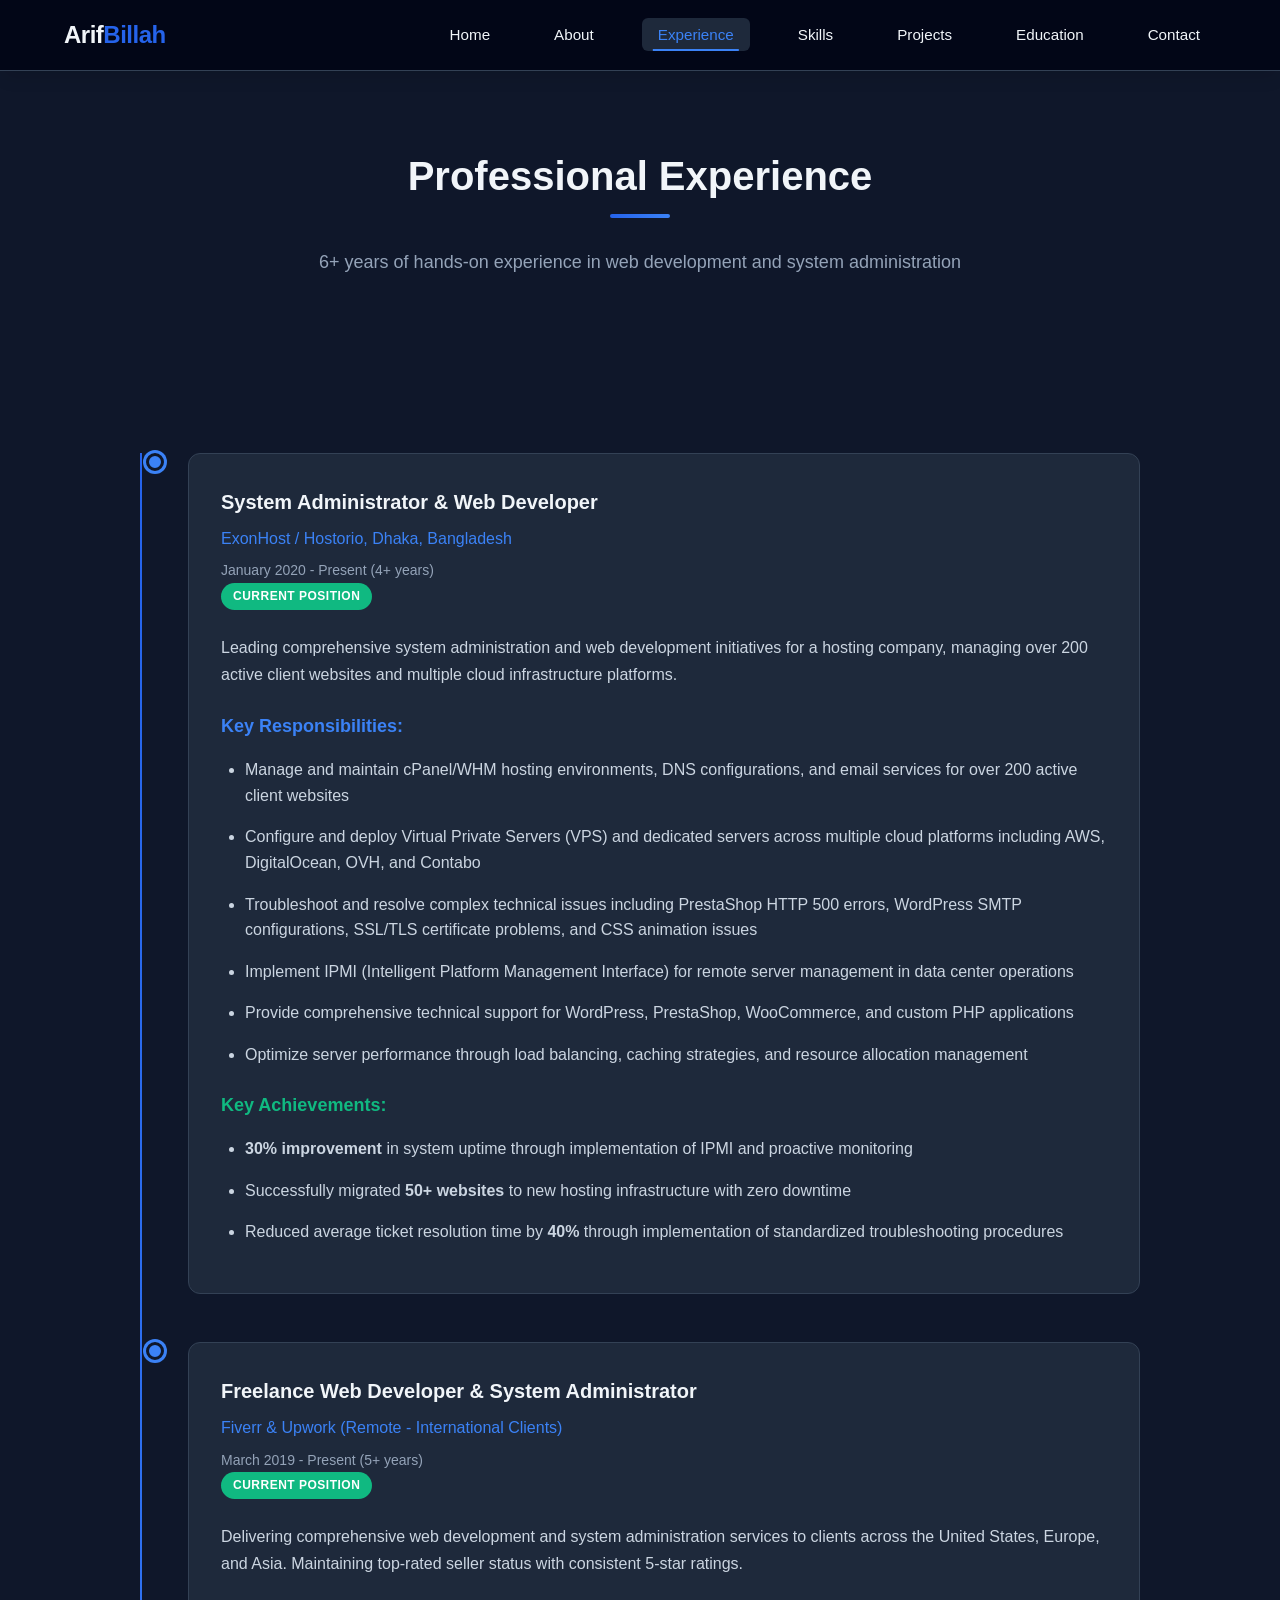
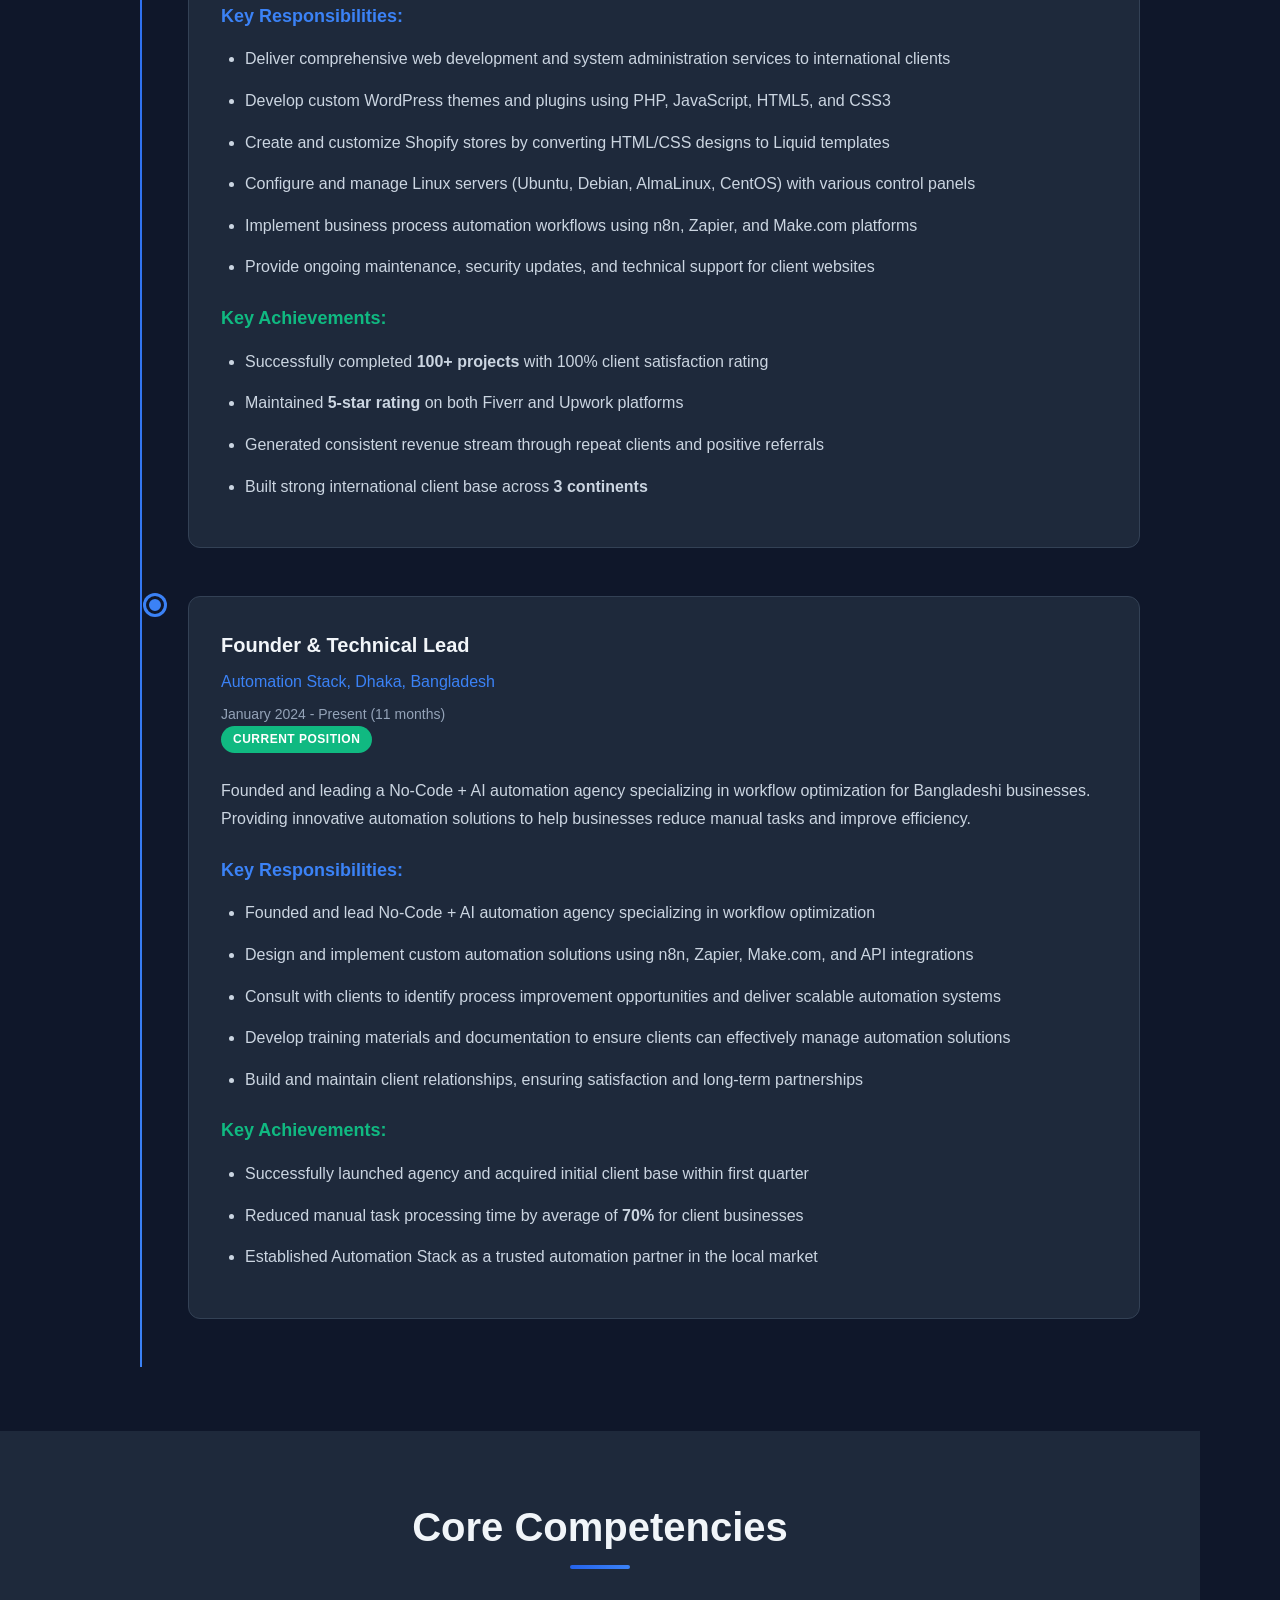
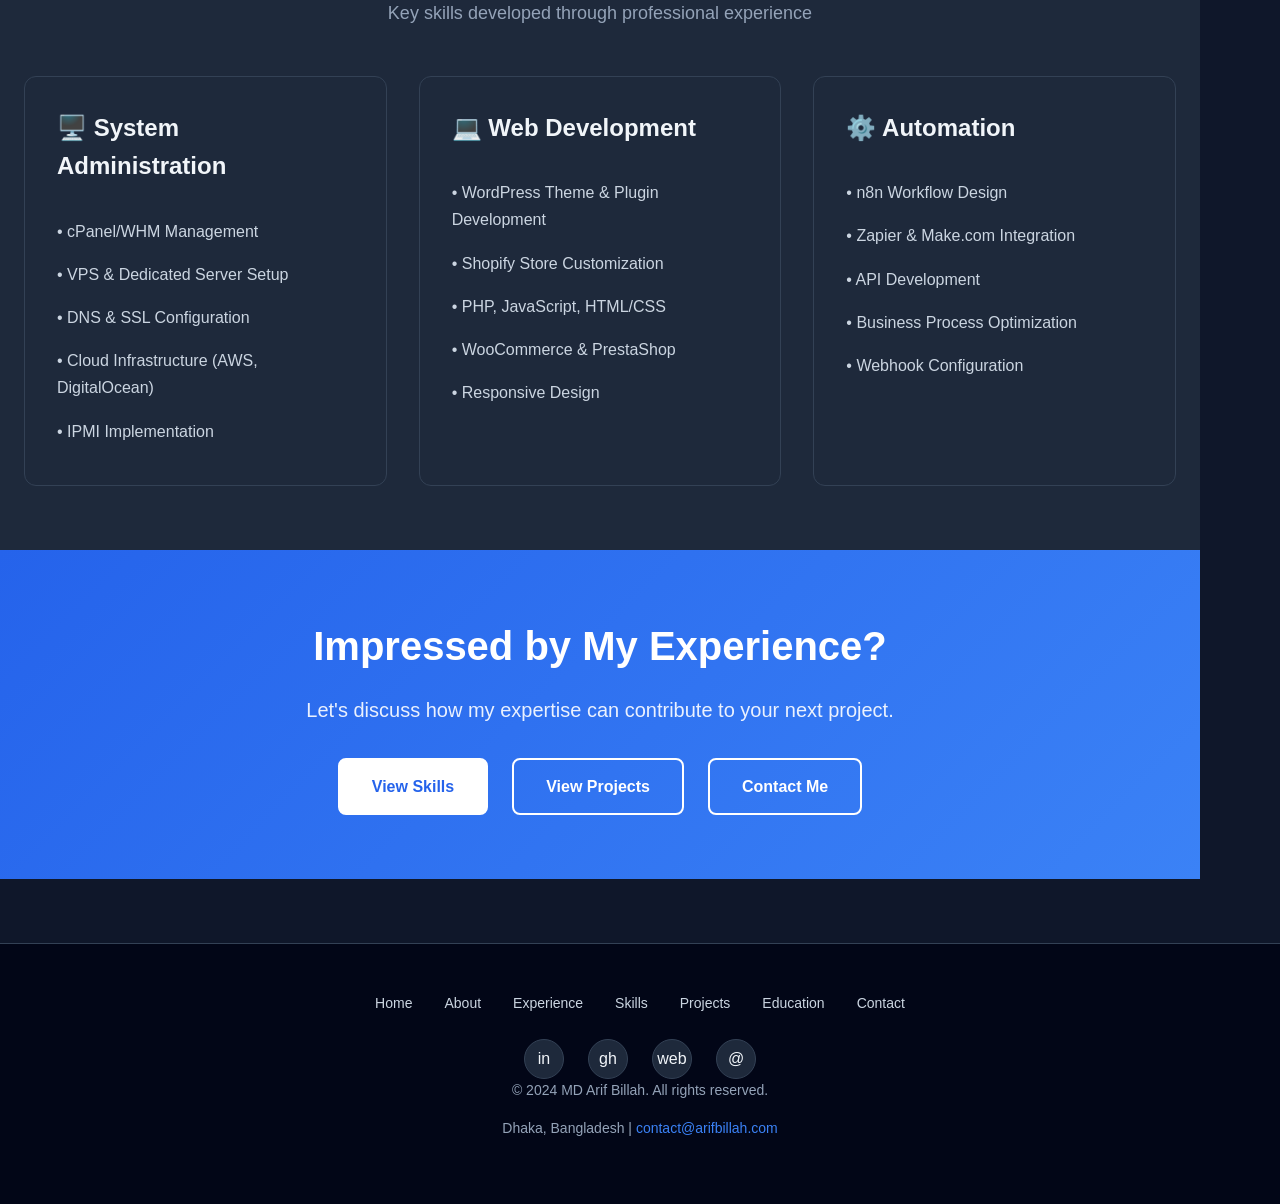
<file: experience.html>
<!DOCTYPE html>
<html lang="en">
<head>
    <meta charset="UTF-8">
    <meta name="viewport" content="width=device-width, initial-scale=1.0">
    <meta name="description" content="Professional Experience - MD Arif Billah's work history including System Administration, Web Development, and Freelancing experience.">
    <meta name="author" content="MD Arif Billah">
    <title>Experience | MD Arif Billah - Professional Work History</title>
    <link rel="stylesheet" href="css/style.css">
</head>
<body>
    <!-- Navigation Bar -->
    <nav class="navbar">
        <div class="nav-container">
            <a href="index.html" class="nav-logo">
                <span>Arif</span>Billah
            </a>
            <button class="nav-toggle" id="navToggle">
                <span></span>
                <span></span>
                <span></span>
            </button>
            <ul class="nav-menu" id="navMenu">
                <li><a href="index.html" class="nav-link">Home</a></li>
                <li><a href="about.html" class="nav-link">About</a></li>
                <li><a href="experience.html" class="nav-link active">Experience</a></li>
                <li><a href="skills.html" class="nav-link">Skills</a></li>
                <li><a href="projects.html" class="nav-link">Projects</a></li>
                <li><a href="education.html" class="nav-link">Education</a></li>
                <li><a href="contact.html" class="nav-link">Contact</a></li>
            </ul>
        </div>
    </nav>

    <!-- Main Content -->
    <main class="main-content">
        <!-- Page Header -->
        <section class="section">
            <div class="section-header">
                <h1 class="section-title">Professional Experience</h1>
                <p class="section-subtitle">6+ years of hands-on experience in web development and system administration</p>
            </div>
        </section>

        <!-- Experience Timeline -->
        <section class="section">
            <div style="max-width: 1000px; margin: 0 auto;">
                <div class="timeline">
                    <!-- Experience 1: System Administrator & Web Developer -->
                    <div class="timeline-item">
                        <div class="timeline-content">
                            <div class="timeline-header">
                                <h3 class="timeline-title">System Administrator & Web Developer</h3>
                                <p class="timeline-company">ExonHost / Hostorio, Dhaka, Bangladesh</p>
                                <p class="timeline-period">January 2020 - Present (4+ years)</p>
                                <span class="badge badge-success">Current Position</span>
                            </div>

                            <p class="timeline-description">
                                Leading comprehensive system administration and web development initiatives for a hosting company, managing over 200 active client websites and multiple cloud infrastructure platforms.
                            </p>

                            <div style="margin-bottom: 1.5rem;">
                                <h4 style="color: var(--accent-color); margin-bottom: 1rem; font-size: 1.125rem;">Key Responsibilities:</h4>
                                <ul class="timeline-list">
                                    <li>Manage and maintain cPanel/WHM hosting environments, DNS configurations, and email services for over 200 active client websites</li>
                                    <li>Configure and deploy Virtual Private Servers (VPS) and dedicated servers across multiple cloud platforms including AWS, DigitalOcean, OVH, and Contabo</li>
                                    <li>Troubleshoot and resolve complex technical issues including PrestaShop HTTP 500 errors, WordPress SMTP configurations, SSL/TLS certificate problems, and CSS animation issues</li>
                                    <li>Implement IPMI (Intelligent Platform Management Interface) for remote server management in data center operations</li>
                                    <li>Provide comprehensive technical support for WordPress, PrestaShop, WooCommerce, and custom PHP applications</li>
                                    <li>Optimize server performance through load balancing, caching strategies, and resource allocation management</li>
                                </ul>
                            </div>

                            <div>
                                <h4 style="color: var(--success-color); margin-bottom: 1rem; font-size: 1.125rem;">Key Achievements:</h4>
                                <ul class="timeline-list">
                                    <li><strong>30% improvement</strong> in system uptime through implementation of IPMI and proactive monitoring</li>
                                    <li>Successfully migrated <strong>50+ websites</strong> to new hosting infrastructure with zero downtime</li>
                                    <li>Reduced average ticket resolution time by <strong>40%</strong> through implementation of standardized troubleshooting procedures</li>
                                </ul>
                            </div>
                        </div>
                    </div>

                    <!-- Experience 2: Freelance Web Developer -->
                    <div class="timeline-item">
                        <div class="timeline-content">
                            <div class="timeline-header">
                                <h3 class="timeline-title">Freelance Web Developer & System Administrator</h3>
                                <p class="timeline-company">Fiverr & Upwork (Remote - International Clients)</p>
                                <p class="timeline-period">March 2019 - Present (5+ years)</p>
                                <span class="badge badge-success">Current Position</span>
                            </div>

                            <p class="timeline-description">
                                Delivering comprehensive web development and system administration services to clients across the United States, Europe, and Asia. Maintaining top-rated seller status with consistent 5-star ratings.
                            </p>

                            <div style="margin-bottom: 1.5rem;">
                                <h4 style="color: var(--accent-color); margin-bottom: 1rem; font-size: 1.125rem;">Key Responsibilities:</h4>
                                <ul class="timeline-list">
                                    <li>Deliver comprehensive web development and system administration services to international clients</li>
                                    <li>Develop custom WordPress themes and plugins using PHP, JavaScript, HTML5, and CSS3</li>
                                    <li>Create and customize Shopify stores by converting HTML/CSS designs to Liquid templates</li>
                                    <li>Configure and manage Linux servers (Ubuntu, Debian, AlmaLinux, CentOS) with various control panels</li>
                                    <li>Implement business process automation workflows using n8n, Zapier, and Make.com platforms</li>
                                    <li>Provide ongoing maintenance, security updates, and technical support for client websites</li>
                                </ul>
                            </div>

                            <div>
                                <h4 style="color: var(--success-color); margin-bottom: 1rem; font-size: 1.125rem;">Key Achievements:</h4>
                                <ul class="timeline-list">
                                    <li>Successfully completed <strong>100+ projects</strong> with 100% client satisfaction rating</li>
                                    <li>Maintained <strong>5-star rating</strong> on both Fiverr and Upwork platforms</li>
                                    <li>Generated consistent revenue stream through repeat clients and positive referrals</li>
                                    <li>Built strong international client base across <strong>3 continents</strong></li>
                                </ul>
                            </div>
                        </div>
                    </div>

                    <!-- Experience 3: Founder & Technical Lead -->
                    <div class="timeline-item">
                        <div class="timeline-content">
                            <div class="timeline-header">
                                <h3 class="timeline-title">Founder & Technical Lead</h3>
                                <p class="timeline-company">Automation Stack, Dhaka, Bangladesh</p>
                                <p class="timeline-period">January 2024 - Present (11 months)</p>
                                <span class="badge badge-success">Current Position</span>
                            </div>

                            <p class="timeline-description">
                                Founded and leading a No-Code + AI automation agency specializing in workflow optimization for Bangladeshi businesses. Providing innovative automation solutions to help businesses reduce manual tasks and improve efficiency.
                            </p>

                            <div style="margin-bottom: 1.5rem;">
                                <h4 style="color: var(--accent-color); margin-bottom: 1rem; font-size: 1.125rem;">Key Responsibilities:</h4>
                                <ul class="timeline-list">
                                    <li>Founded and lead No-Code + AI automation agency specializing in workflow optimization</li>
                                    <li>Design and implement custom automation solutions using n8n, Zapier, Make.com, and API integrations</li>
                                    <li>Consult with clients to identify process improvement opportunities and deliver scalable automation systems</li>
                                    <li>Develop training materials and documentation to ensure clients can effectively manage automation solutions</li>
                                    <li>Build and maintain client relationships, ensuring satisfaction and long-term partnerships</li>
                                </ul>
                            </div>

                            <div>
                                <h4 style="color: var(--success-color); margin-bottom: 1rem; font-size: 1.125rem;">Key Achievements:</h4>
                                <ul class="timeline-list">
                                    <li>Successfully launched agency and acquired initial client base within first quarter</li>
                                    <li>Reduced manual task processing time by average of <strong>70%</strong> for client businesses</li>
                                    <li>Established Automation Stack as a trusted automation partner in the local market</li>
                                </ul>
                            </div>
                        </div>
                    </div>
                </div>
            </div>
        </section>

        <!-- Skills Summary -->
        <section class="section" style="background-color: var(--light-bg); margin: 0; padding: 4rem 1.5rem;">
            <div style="max-width: 1200px; margin: 0 auto;">
                <div class="section-header">
                    <h2 class="section-title">Core Competencies</h2>
                    <p class="section-subtitle">Key skills developed through professional experience</p>
                </div>

                <div class="grid grid-3">
                    <div class="card">
                        <div class="card-header">
                            <h3 class="card-title">🖥️ System Administration</h3>
                        </div>
                        <div class="card-content">
                            <ul style="list-style: none; padding: 0;">
                                <li style="padding: 0.5rem 0; color: var(--text-secondary);">• cPanel/WHM Management</li>
                                <li style="padding: 0.5rem 0; color: var(--text-secondary);">• VPS & Dedicated Server Setup</li>
                                <li style="padding: 0.5rem 0; color: var(--text-secondary);">• DNS & SSL Configuration</li>
                                <li style="padding: 0.5rem 0; color: var(--text-secondary);">• Cloud Infrastructure (AWS, DigitalOcean)</li>
                                <li style="padding: 0.5rem 0; color: var(--text-secondary);">• IPMI Implementation</li>
                            </ul>
                        </div>
                    </div>

                    <div class="card">
                        <div class="card-header">
                            <h3 class="card-title">💻 Web Development</h3>
                        </div>
                        <div class="card-content">
                            <ul style="list-style: none; padding: 0;">
                                <li style="padding: 0.5rem 0; color: var(--text-secondary);">• WordPress Theme & Plugin Development</li>
                                <li style="padding: 0.5rem 0; color: var(--text-secondary);">• Shopify Store Customization</li>
                                <li style="padding: 0.5rem 0; color: var(--text-secondary);">• PHP, JavaScript, HTML/CSS</li>
                                <li style="padding: 0.5rem 0; color: var(--text-secondary);">• WooCommerce & PrestaShop</li>
                                <li style="padding: 0.5rem 0; color: var(--text-secondary);">• Responsive Design</li>
                            </ul>
                        </div>
                    </div>

                    <div class="card">
                        <div class="card-header">
                            <h3 class="card-title">⚙️ Automation</h3>
                        </div>
                        <div class="card-content">
                            <ul style="list-style: none; padding: 0;">
                                <li style="padding: 0.5rem 0; color: var(--text-secondary);">• n8n Workflow Design</li>
                                <li style="padding: 0.5rem 0; color: var(--text-secondary);">• Zapier & Make.com Integration</li>
                                <li style="padding: 0.5rem 0; color: var(--text-secondary);">• API Development</li>
                                <li style="padding: 0.5rem 0; color: var(--text-secondary);">• Business Process Optimization</li>
                                <li style="padding: 0.5rem 0; color: var(--text-secondary);">• Webhook Configuration</li>
                            </ul>
                        </div>
                    </div>
                </div>
            </div>
        </section>

        <!-- Call to Action -->
        <section class="section" style="text-align: center; background: linear-gradient(135deg, var(--primary-color), var(--accent-color)); margin: 0; padding: 4rem 1.5rem;">
            <div style="max-width: 800px; margin: 0 auto;">
                <h2 style="font-size: 2.5rem; font-weight: 700; margin-bottom: 1rem; color: white;">Impressed by My Experience?</h2>
                <p style="font-size: 1.25rem; color: rgba(255,255,255,0.9); margin-bottom: 2rem;">
                    Let's discuss how my expertise can contribute to your next project.
                </p>
                <div style="display: flex; gap: 1.5rem; justify-content: center; flex-wrap: wrap;">
                    <a href="skills.html" class="btn" style="background: white; color: var(--primary-color); border-color: white;">View Skills</a>
                    <a href="projects.html" class="btn" style="background: transparent; color: white; border: 2px solid white;">View Projects</a>
                    <a href="contact.html" class="btn" style="background: transparent; color: white; border: 2px solid white;">Contact Me</a>
                </div>
            </div>
        </section>
    </main>

    <!-- Footer -->
    <footer class="footer">
        <div class="footer-content">
            <div class="footer-links">
                <a href="index.html" class="footer-link">Home</a>
                <a href="about.html" class="footer-link">About</a>
                <a href="experience.html" class="footer-link">Experience</a>
                <a href="skills.html" class="footer-link">Skills</a>
                <a href="projects.html" class="footer-link">Projects</a>
                <a href="education.html" class="footer-link">Education</a>
                <a href="contact.html" class="footer-link">Contact</a>
            </div>
            <div class="social-links">
                <a href="https://linkedin.com/in/arifbillah360" target="_blank" rel="noopener noreferrer" class="social-link" title="LinkedIn">
                    <span>in</span>
                </a>
                <a href="https://github.com/arifbillah360" target="_blank" rel="noopener noreferrer" class="social-link" title="GitHub">
                    <span>gh</span>
                </a>
                <a href="https://www.arifbillah.com" target="_blank" rel="noopener noreferrer" class="social-link" title="Website">
                    <span>web</span>
                </a>
                <a href="mailto:contact@arifbillah.com" class="social-link" title="Email">
                    <span>@</span>
                </a>
            </div>
            <p class="footer-text">
                &copy; 2024 MD Arif Billah. All rights reserved.
            </p>
            <p class="footer-text">
                Dhaka, Bangladesh | <a href="mailto:contact@arifbillah.com" style="color: var(--accent-color);">contact@arifbillah.com</a>
            </p>
        </div>
    </footer>

    <script src="js/main.js"></script>
</body>
</html>
</file>
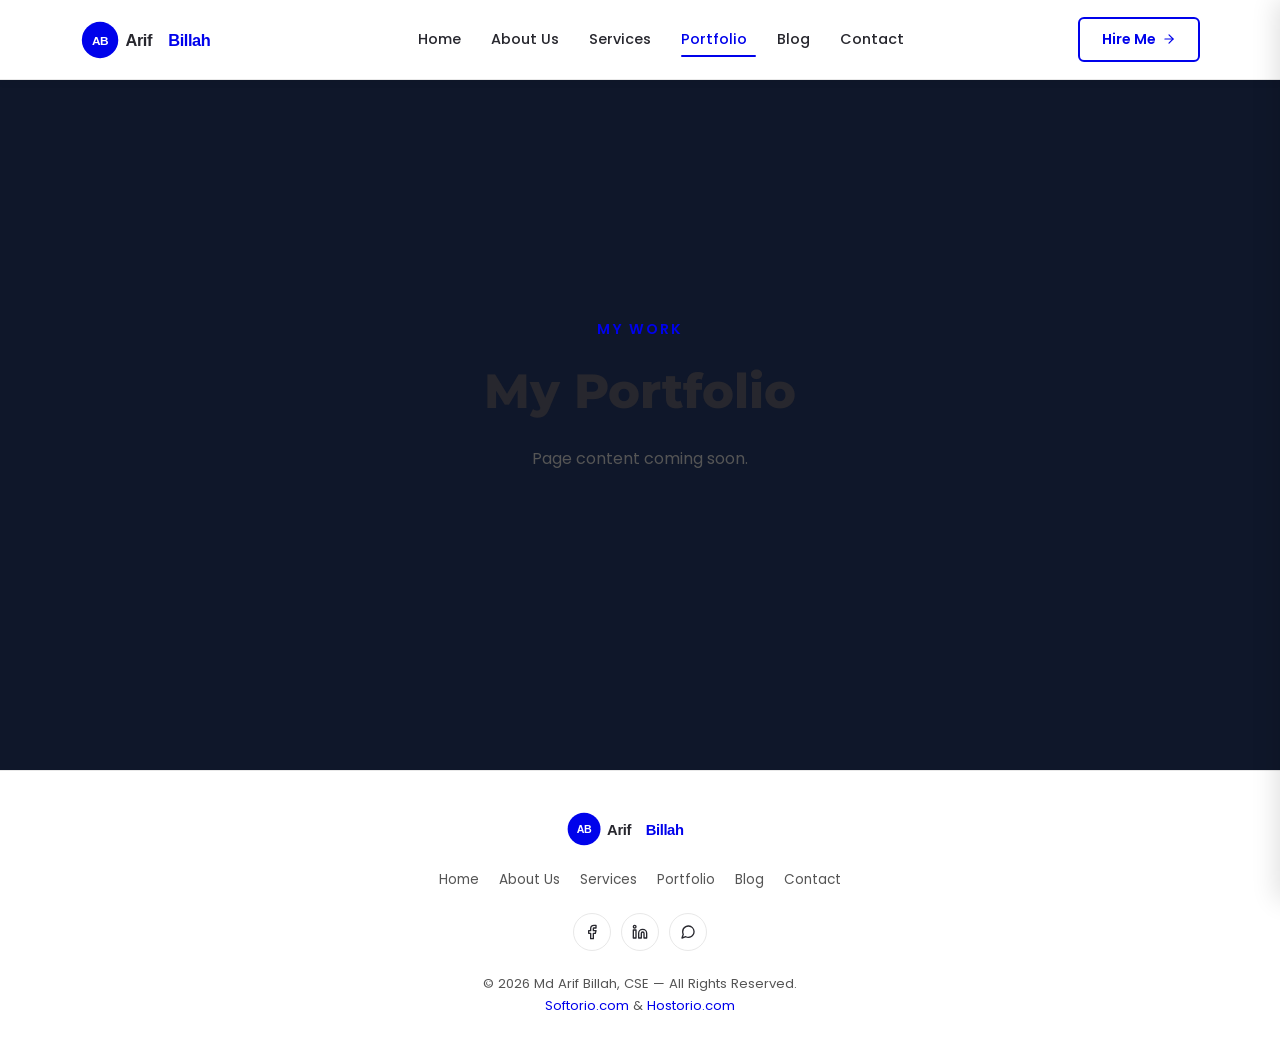
<file: portfolio.html>
<!DOCTYPE html>
<html lang="en">
<head>
    <meta charset="UTF-8">
    <meta name="viewport" content="width=device-width, initial-scale=1.0">
    <meta name="description" content="Portfolio of Md Arif Billah – Web Development and Linux System Admin projects.">
    <title>Portfolio | Md Arif Billah</title>
    <link rel="stylesheet" href="css/style.css">
    <link rel="stylesheet" href="css/header-footer.css">
</head>
<body>
    <div id="header-placeholder"></div>

    <main>
        <section style="min-height:70vh;display:flex;align-items:center;justify-content:center;text-align:center;padding:60px 24px;">
            <div>
                <p style="font-size:.9rem;font-weight:600;color:#0002eb;text-transform:uppercase;letter-spacing:2px;margin-bottom:12px;">My Work</p>
                <h1 style="font-size:clamp(2rem,5vw,3rem);font-weight:800;color:#27272e;font-family:'Montserrat',sans-serif;margin-bottom:16px;">My Portfolio</h1>
                <p style="color:#555;max-width:560px;margin:0 auto;">Page content coming soon.</p>
            </div>
        </section>
    </main>

    <div id="footer-placeholder"></div>

    <script src="js/components.js"></script>
</body>
</html>
</file>
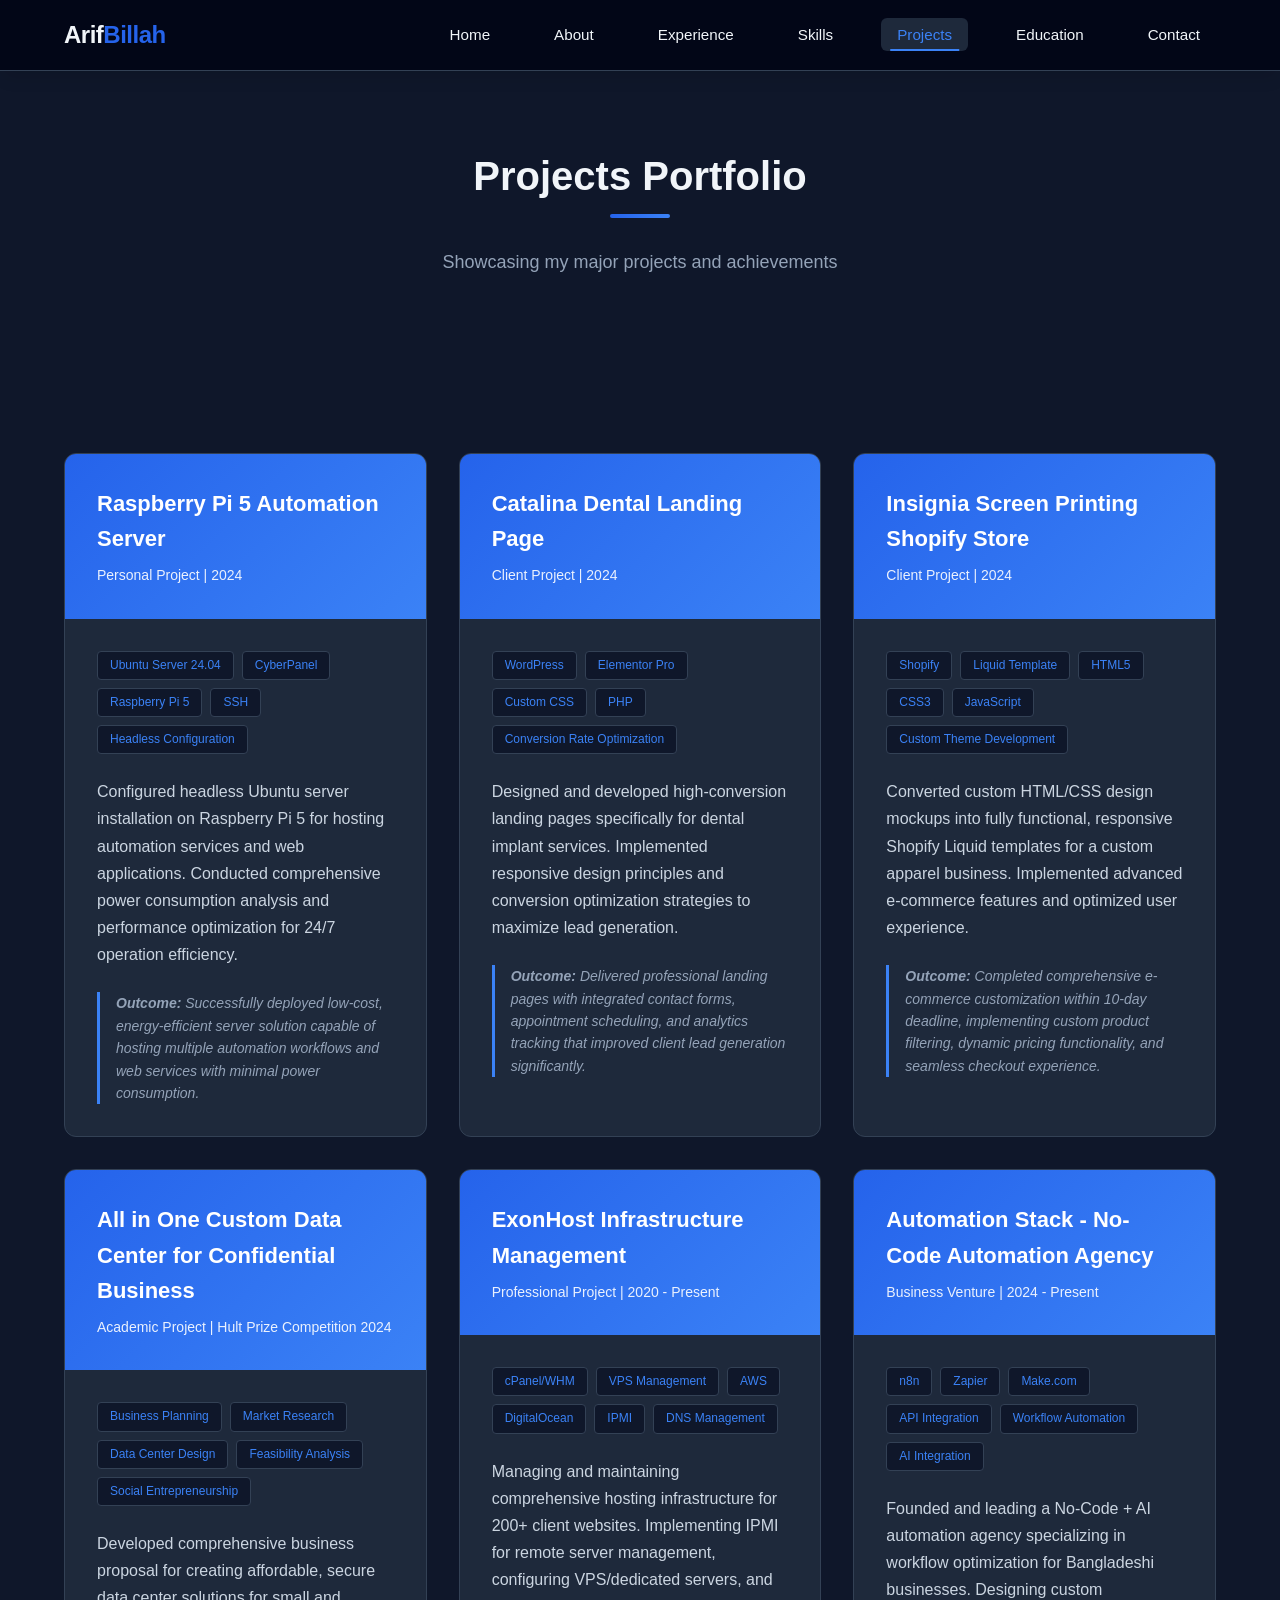
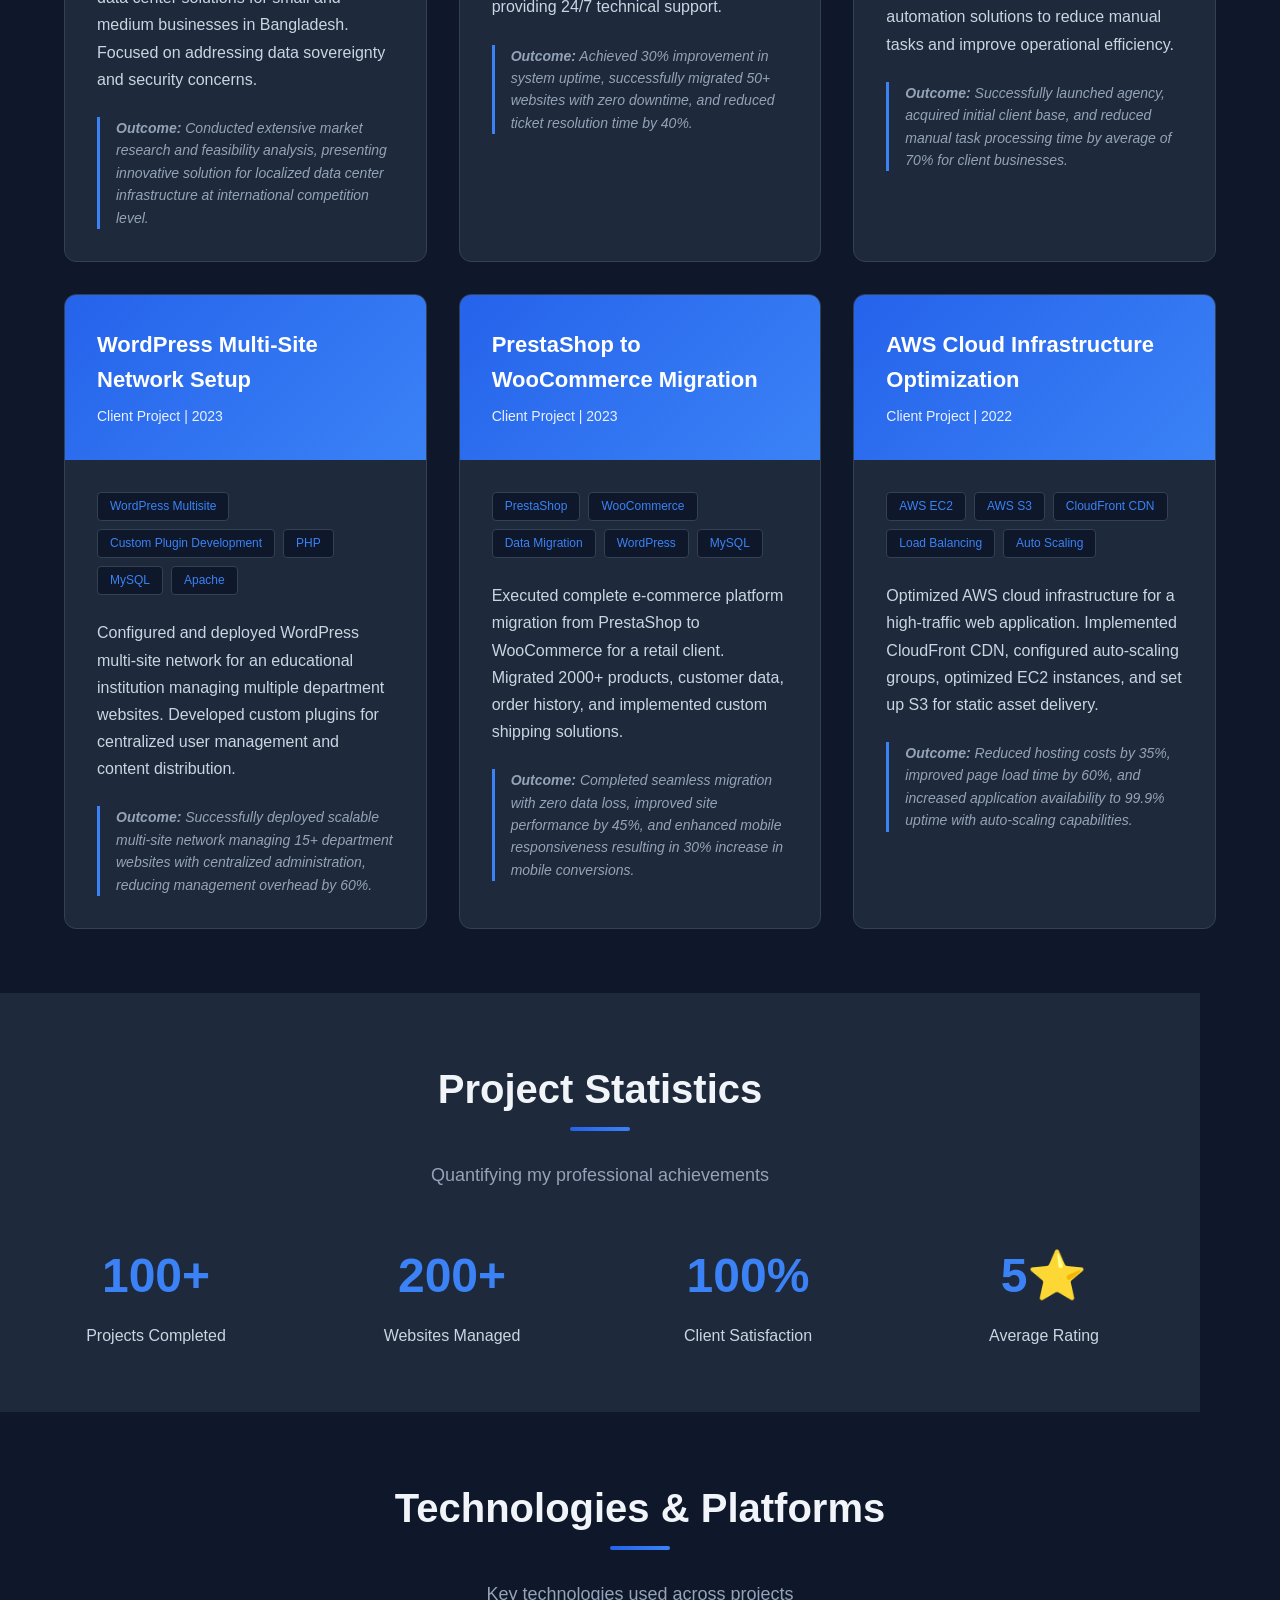
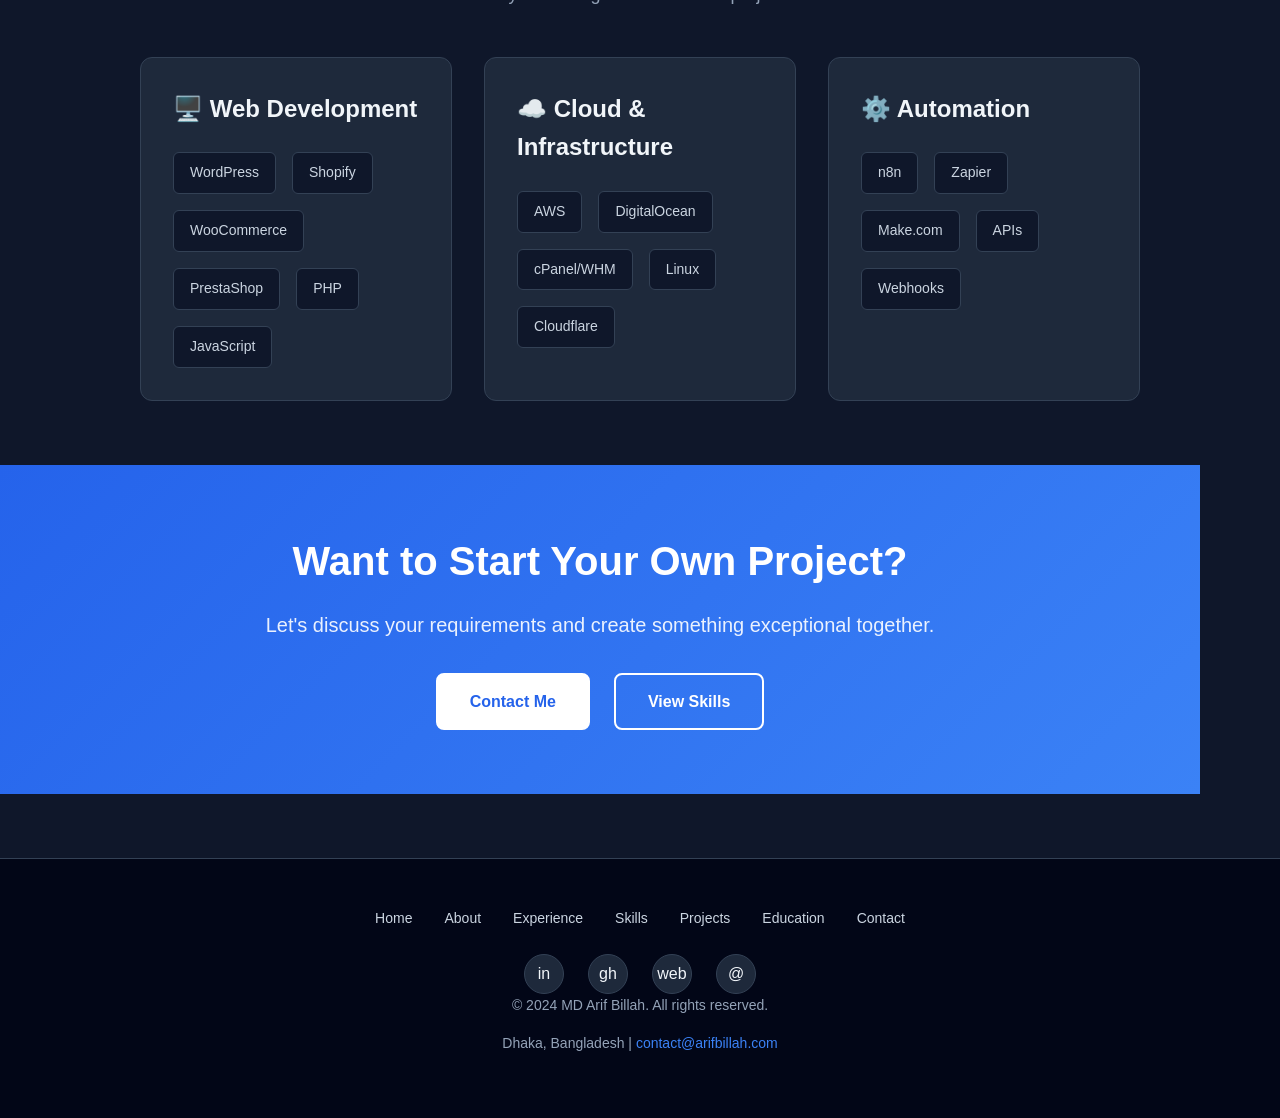
<file: projects.html>
<!DOCTYPE html>
<html lang="en">
<head>
    <meta charset="UTF-8">
    <meta name="viewport" content="width=device-width, initial-scale=1.0">
    <meta name="description" content="Projects Portfolio - Explore MD Arif Billah's major projects including web development, system administration, and automation solutions.">
    <meta name="author" content="MD Arif Billah">
    <title>Projects | MD Arif Billah - Portfolio & Major Works</title>
    <link rel="stylesheet" href="css/style.css">
</head>
<body>
    <!-- Navigation Bar -->
    <nav class="navbar">
        <div class="nav-container">
            <a href="index.html" class="nav-logo">
                <span>Arif</span>Billah
            </a>
            <button class="nav-toggle" id="navToggle">
                <span></span>
                <span></span>
                <span></span>
            </button>
            <ul class="nav-menu" id="navMenu">
                <li><a href="index.html" class="nav-link">Home</a></li>
                <li><a href="about.html" class="nav-link">About</a></li>
                <li><a href="experience.html" class="nav-link">Experience</a></li>
                <li><a href="skills.html" class="nav-link">Skills</a></li>
                <li><a href="projects.html" class="nav-link active">Projects</a></li>
                <li><a href="education.html" class="nav-link">Education</a></li>
                <li><a href="contact.html" class="nav-link">Contact</a></li>
            </ul>
        </div>
    </nav>

    <!-- Main Content -->
    <main class="main-content">
        <!-- Page Header -->
        <section class="section">
            <div class="section-header">
                <h1 class="section-title">Projects Portfolio</h1>
                <p class="section-subtitle">Showcasing my major projects and achievements</p>
            </div>
        </section>

        <!-- Projects Grid -->
        <section class="section">
            <div class="projects-grid">
                <!-- Project 1: Raspberry Pi Automation Server -->
                <div class="project-card">
                    <div class="project-header">
                        <h3 class="project-title">Raspberry Pi 5 Automation Server</h3>
                        <p class="project-type">Personal Project | 2024</p>
                    </div>
                    <div class="project-body">
                        <div class="project-tech">
                            <span class="tech-tag">Ubuntu Server 24.04</span>
                            <span class="tech-tag">CyberPanel</span>
                            <span class="tech-tag">Raspberry Pi 5</span>
                            <span class="tech-tag">SSH</span>
                            <span class="tech-tag">Headless Configuration</span>
                        </div>
                        <p class="project-description">
                            Configured headless Ubuntu server installation on Raspberry Pi 5 for hosting automation services and web applications. Conducted comprehensive power consumption analysis and performance optimization for 24/7 operation efficiency.
                        </p>
                        <p class="project-outcome">
                            <strong>Outcome:</strong> Successfully deployed low-cost, energy-efficient server solution capable of hosting multiple automation workflows and web services with minimal power consumption.
                        </p>
                    </div>
                </div>

                <!-- Project 2: Catalina Dental Landing Page -->
                <div class="project-card">
                    <div class="project-header">
                        <h3 class="project-title">Catalina Dental Landing Page</h3>
                        <p class="project-type">Client Project | 2024</p>
                    </div>
                    <div class="project-body">
                        <div class="project-tech">
                            <span class="tech-tag">WordPress</span>
                            <span class="tech-tag">Elementor Pro</span>
                            <span class="tech-tag">Custom CSS</span>
                            <span class="tech-tag">PHP</span>
                            <span class="tech-tag">Conversion Rate Optimization</span>
                        </div>
                        <p class="project-description">
                            Designed and developed high-conversion landing pages specifically for dental implant services. Implemented responsive design principles and conversion optimization strategies to maximize lead generation.
                        </p>
                        <p class="project-outcome">
                            <strong>Outcome:</strong> Delivered professional landing pages with integrated contact forms, appointment scheduling, and analytics tracking that improved client lead generation significantly.
                        </p>
                    </div>
                </div>

                <!-- Project 3: Insignia Screen Printing Shopify Store -->
                <div class="project-card">
                    <div class="project-header">
                        <h3 class="project-title">Insignia Screen Printing Shopify Store</h3>
                        <p class="project-type">Client Project | 2024</p>
                    </div>
                    <div class="project-body">
                        <div class="project-tech">
                            <span class="tech-tag">Shopify</span>
                            <span class="tech-tag">Liquid Template</span>
                            <span class="tech-tag">HTML5</span>
                            <span class="tech-tag">CSS3</span>
                            <span class="tech-tag">JavaScript</span>
                            <span class="tech-tag">Custom Theme Development</span>
                        </div>
                        <p class="project-description">
                            Converted custom HTML/CSS design mockups into fully functional, responsive Shopify Liquid templates for a custom apparel business. Implemented advanced e-commerce features and optimized user experience.
                        </p>
                        <p class="project-outcome">
                            <strong>Outcome:</strong> Completed comprehensive e-commerce customization within 10-day deadline, implementing custom product filtering, dynamic pricing functionality, and seamless checkout experience.
                        </p>
                    </div>
                </div>

                <!-- Project 4: Hult Prize Competition -->
                <div class="project-card">
                    <div class="project-header">
                        <h3 class="project-title">All in One Custom Data Center for Confidential Business</h3>
                        <p class="project-type">Academic Project | Hult Prize Competition 2024</p>
                    </div>
                    <div class="project-body">
                        <div class="project-tech">
                            <span class="tech-tag">Business Planning</span>
                            <span class="tech-tag">Market Research</span>
                            <span class="tech-tag">Data Center Design</span>
                            <span class="tech-tag">Feasibility Analysis</span>
                            <span class="tech-tag">Social Entrepreneurship</span>
                        </div>
                        <p class="project-description">
                            Developed comprehensive business proposal for creating affordable, secure data center solutions for small and medium businesses in Bangladesh. Focused on addressing data sovereignty and security concerns.
                        </p>
                        <p class="project-outcome">
                            <strong>Outcome:</strong> Conducted extensive market research and feasibility analysis, presenting innovative solution for localized data center infrastructure at international competition level.
                        </p>
                    </div>
                </div>

                <!-- Project 5: ExonHost Infrastructure Management -->
                <div class="project-card">
                    <div class="project-header">
                        <h3 class="project-title">ExonHost Infrastructure Management</h3>
                        <p class="project-type">Professional Project | 2020 - Present</p>
                    </div>
                    <div class="project-body">
                        <div class="project-tech">
                            <span class="tech-tag">cPanel/WHM</span>
                            <span class="tech-tag">VPS Management</span>
                            <span class="tech-tag">AWS</span>
                            <span class="tech-tag">DigitalOcean</span>
                            <span class="tech-tag">IPMI</span>
                            <span class="tech-tag">DNS Management</span>
                        </div>
                        <p class="project-description">
                            Managing and maintaining comprehensive hosting infrastructure for 200+ client websites. Implementing IPMI for remote server management, configuring VPS/dedicated servers, and providing 24/7 technical support.
                        </p>
                        <p class="project-outcome">
                            <strong>Outcome:</strong> Achieved 30% improvement in system uptime, successfully migrated 50+ websites with zero downtime, and reduced ticket resolution time by 40%.
                        </p>
                    </div>
                </div>

                <!-- Project 6: Automation Stack Agency -->
                <div class="project-card">
                    <div class="project-header">
                        <h3 class="project-title">Automation Stack - No-Code Automation Agency</h3>
                        <p class="project-type">Business Venture | 2024 - Present</p>
                    </div>
                    <div class="project-body">
                        <div class="project-tech">
                            <span class="tech-tag">n8n</span>
                            <span class="tech-tag">Zapier</span>
                            <span class="tech-tag">Make.com</span>
                            <span class="tech-tag">API Integration</span>
                            <span class="tech-tag">Workflow Automation</span>
                            <span class="tech-tag">AI Integration</span>
                        </div>
                        <p class="project-description">
                            Founded and leading a No-Code + AI automation agency specializing in workflow optimization for Bangladeshi businesses. Designing custom automation solutions to reduce manual tasks and improve operational efficiency.
                        </p>
                        <p class="project-outcome">
                            <strong>Outcome:</strong> Successfully launched agency, acquired initial client base, and reduced manual task processing time by average of 70% for client businesses.
                        </p>
                    </div>
                </div>

                <!-- Project 7: WordPress Multi-Site Network -->
                <div class="project-card">
                    <div class="project-header">
                        <h3 class="project-title">WordPress Multi-Site Network Setup</h3>
                        <p class="project-type">Client Project | 2023</p>
                    </div>
                    <div class="project-body">
                        <div class="project-tech">
                            <span class="tech-tag">WordPress Multisite</span>
                            <span class="tech-tag">Custom Plugin Development</span>
                            <span class="tech-tag">PHP</span>
                            <span class="tech-tag">MySQL</span>
                            <span class="tech-tag">Apache</span>
                        </div>
                        <p class="project-description">
                            Configured and deployed WordPress multi-site network for an educational institution managing multiple department websites. Developed custom plugins for centralized user management and content distribution.
                        </p>
                        <p class="project-outcome">
                            <strong>Outcome:</strong> Successfully deployed scalable multi-site network managing 15+ department websites with centralized administration, reducing management overhead by 60%.
                        </p>
                    </div>
                </div>

                <!-- Project 8: E-commerce Migration -->
                <div class="project-card">
                    <div class="project-header">
                        <h3 class="project-title">PrestaShop to WooCommerce Migration</h3>
                        <p class="project-type">Client Project | 2023</p>
                    </div>
                    <div class="project-body">
                        <div class="project-tech">
                            <span class="tech-tag">PrestaShop</span>
                            <span class="tech-tag">WooCommerce</span>
                            <span class="tech-tag">Data Migration</span>
                            <span class="tech-tag">WordPress</span>
                            <span class="tech-tag">MySQL</span>
                        </div>
                        <p class="project-description">
                            Executed complete e-commerce platform migration from PrestaShop to WooCommerce for a retail client. Migrated 2000+ products, customer data, order history, and implemented custom shipping solutions.
                        </p>
                        <p class="project-outcome">
                            <strong>Outcome:</strong> Completed seamless migration with zero data loss, improved site performance by 45%, and enhanced mobile responsiveness resulting in 30% increase in mobile conversions.
                        </p>
                    </div>
                </div>

                <!-- Project 9: Cloud Server Optimization -->
                <div class="project-card">
                    <div class="project-header">
                        <h3 class="project-title">AWS Cloud Infrastructure Optimization</h3>
                        <p class="project-type">Client Project | 2022</p>
                    </div>
                    <div class="project-body">
                        <div class="project-tech">
                            <span class="tech-tag">AWS EC2</span>
                            <span class="tech-tag">AWS S3</span>
                            <span class="tech-tag">CloudFront CDN</span>
                            <span class="tech-tag">Load Balancing</span>
                            <span class="tech-tag">Auto Scaling</span>
                        </div>
                        <p class="project-description">
                            Optimized AWS cloud infrastructure for a high-traffic web application. Implemented CloudFront CDN, configured auto-scaling groups, optimized EC2 instances, and set up S3 for static asset delivery.
                        </p>
                        <p class="project-outcome">
                            <strong>Outcome:</strong> Reduced hosting costs by 35%, improved page load time by 60%, and increased application availability to 99.9% uptime with auto-scaling capabilities.
                        </p>
                    </div>
                </div>
            </div>
        </section>

        <!-- Project Stats -->
        <section class="section" style="background-color: var(--light-bg); margin: 0; padding: 4rem 1.5rem;">
            <div style="max-width: 1200px; margin: 0 auto;">
                <div class="section-header">
                    <h2 class="section-title">Project Statistics</h2>
                    <p class="section-subtitle">Quantifying my professional achievements</p>
                </div>

                <div class="grid grid-4">
                    <div class="text-center">
                        <div style="font-size: 3rem; color: var(--accent-color); font-weight: 700;">100+</div>
                        <p style="color: var(--text-secondary); margin-top: 0.5rem; font-weight: 500;">Projects Completed</p>
                    </div>
                    <div class="text-center">
                        <div style="font-size: 3rem; color: var(--accent-color); font-weight: 700;">200+</div>
                        <p style="color: var(--text-secondary); margin-top: 0.5rem; font-weight: 500;">Websites Managed</p>
                    </div>
                    <div class="text-center">
                        <div style="font-size: 3rem; color: var(--accent-color); font-weight: 700;">100%</div>
                        <p style="color: var(--text-secondary); margin-top: 0.5rem; font-weight: 500;">Client Satisfaction</p>
                    </div>
                    <div class="text-center">
                        <div style="font-size: 3rem; color: var(--accent-color); font-weight: 700;">5⭐</div>
                        <p style="color: var(--text-secondary); margin-top: 0.5rem; font-weight: 500;">Average Rating</p>
                    </div>
                </div>
            </div>
        </section>

        <!-- Technologies Used -->
        <section class="section">
            <div class="section-header">
                <h2 class="section-title">Technologies & Platforms</h2>
                <p class="section-subtitle">Key technologies used across projects</p>
            </div>

            <div style="max-width: 1000px; margin: 0 auto;">
                <div class="grid grid-3">
                    <div class="card">
                        <div class="card-header">
                            <h3 class="card-title">🖥️ Web Development</h3>
                        </div>
                        <div class="card-content">
                            <div class="skill-list">
                                <span class="skill-item">WordPress</span>
                                <span class="skill-item">Shopify</span>
                                <span class="skill-item">WooCommerce</span>
                                <span class="skill-item">PrestaShop</span>
                                <span class="skill-item">PHP</span>
                                <span class="skill-item">JavaScript</span>
                            </div>
                        </div>
                    </div>

                    <div class="card">
                        <div class="card-header">
                            <h3 class="card-title">☁️ Cloud & Infrastructure</h3>
                        </div>
                        <div class="card-content">
                            <div class="skill-list">
                                <span class="skill-item">AWS</span>
                                <span class="skill-item">DigitalOcean</span>
                                <span class="skill-item">cPanel/WHM</span>
                                <span class="skill-item">Linux</span>
                                <span class="skill-item">Cloudflare</span>
                            </div>
                        </div>
                    </div>

                    <div class="card">
                        <div class="card-header">
                            <h3 class="card-title">⚙️ Automation</h3>
                        </div>
                        <div class="card-content">
                            <div class="skill-list">
                                <span class="skill-item">n8n</span>
                                <span class="skill-item">Zapier</span>
                                <span class="skill-item">Make.com</span>
                                <span class="skill-item">APIs</span>
                                <span class="skill-item">Webhooks</span>
                            </div>
                        </div>
                    </div>
                </div>
            </div>
        </section>

        <!-- Call to Action -->
        <section class="section" style="text-align: center; background: linear-gradient(135deg, var(--primary-color), var(--accent-color)); margin: 0; padding: 4rem 1.5rem;">
            <div style="max-width: 800px; margin: 0 auto;">
                <h2 style="font-size: 2.5rem; font-weight: 700; margin-bottom: 1rem; color: white;">Want to Start Your Own Project?</h2>
                <p style="font-size: 1.25rem; color: rgba(255,255,255,0.9); margin-bottom: 2rem;">
                    Let's discuss your requirements and create something exceptional together.
                </p>
                <div style="display: flex; gap: 1.5rem; justify-content: center; flex-wrap: wrap;">
                    <a href="contact.html" class="btn" style="background: white; color: var(--primary-color); border-color: white;">Contact Me</a>
                    <a href="skills.html" class="btn" style="background: transparent; color: white; border: 2px solid white;">View Skills</a>
                </div>
            </div>
        </section>
    </main>

    <!-- Footer -->
    <footer class="footer">
        <div class="footer-content">
            <div class="footer-links">
                <a href="index.html" class="footer-link">Home</a>
                <a href="about.html" class="footer-link">About</a>
                <a href="experience.html" class="footer-link">Experience</a>
                <a href="skills.html" class="footer-link">Skills</a>
                <a href="projects.html" class="footer-link">Projects</a>
                <a href="education.html" class="footer-link">Education</a>
                <a href="contact.html" class="footer-link">Contact</a>
            </div>
            <div class="social-links">
                <a href="https://linkedin.com/in/arifbillah360" target="_blank" rel="noopener noreferrer" class="social-link" title="LinkedIn">
                    <span>in</span>
                </a>
                <a href="https://github.com/arifbillah360" target="_blank" rel="noopener noreferrer" class="social-link" title="GitHub">
                    <span>gh</span>
                </a>
                <a href="https://www.arifbillah.com" target="_blank" rel="noopener noreferrer" class="social-link" title="Website">
                    <span>web</span>
                </a>
                <a href="mailto:contact@arifbillah.com" class="social-link" title="Email">
                    <span>@</span>
                </a>
            </div>
            <p class="footer-text">
                &copy; 2024 MD Arif Billah. All rights reserved.
            </p>
            <p class="footer-text">
                Dhaka, Bangladesh | <a href="mailto:contact@arifbillah.com" style="color: var(--accent-color);">contact@arifbillah.com</a>
            </p>
        </div>
    </footer>

    <script src="js/main.js"></script>
</body>
</html>
</file>
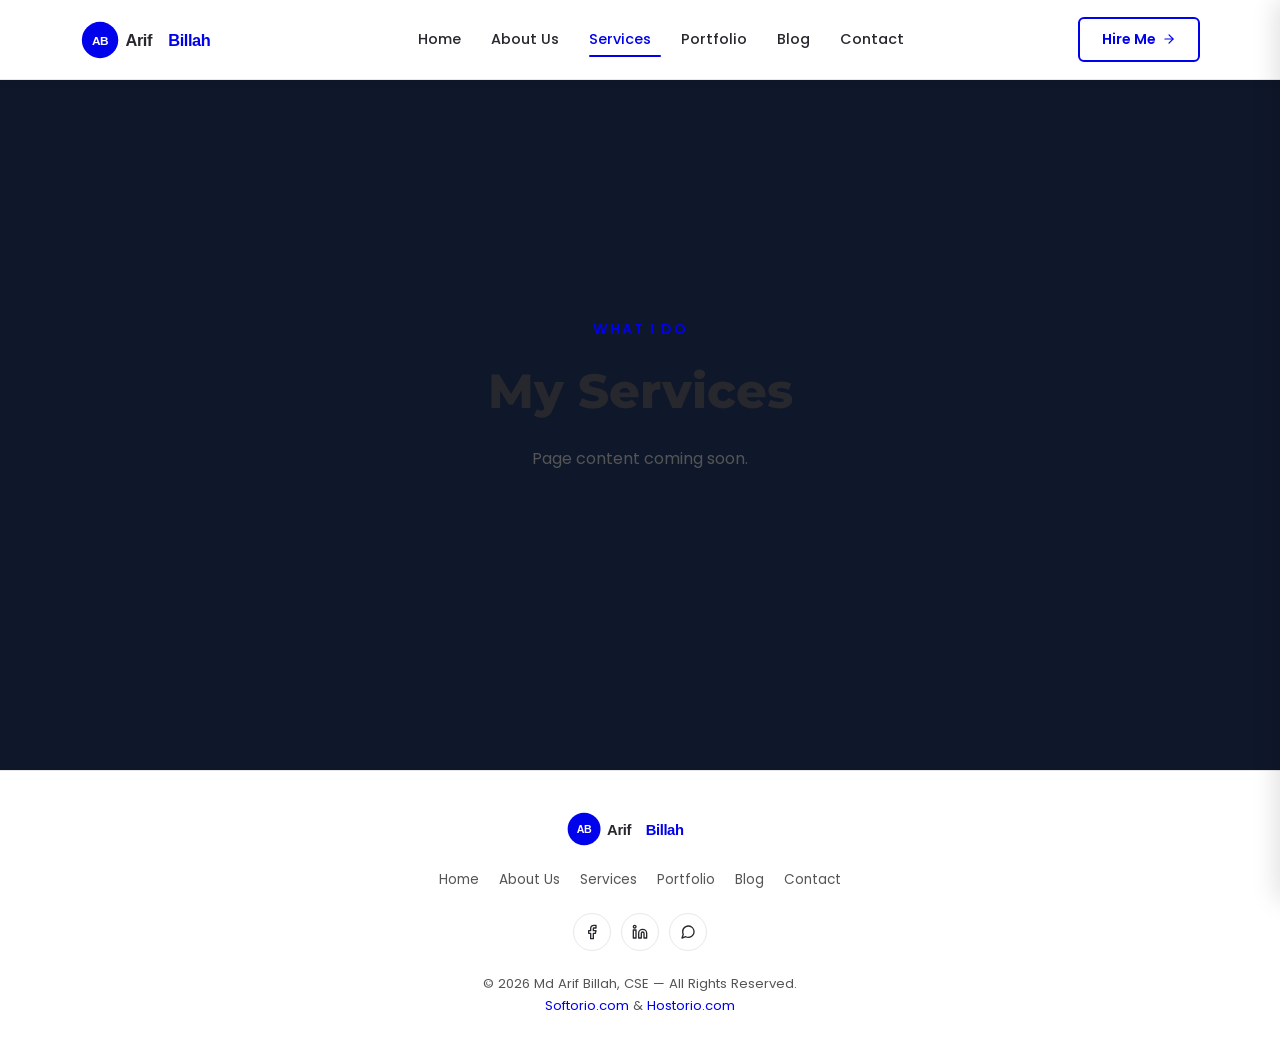
<file: services.html>
<!DOCTYPE html>
<html lang="en">
<head>
    <meta charset="UTF-8">
    <meta name="viewport" content="width=device-width, initial-scale=1.0">
    <meta name="description" content="Services offered by Md Arif Billah – Cloud Server Configuration, WordPress Development, Linux System Admin and more.">
    <title>Services | Md Arif Billah</title>
    <link rel="stylesheet" href="css/style.css">
    <link rel="stylesheet" href="css/header-footer.css">
</head>
<body>
    <div id="header-placeholder"></div>

    <main>
        <section style="min-height:70vh;display:flex;align-items:center;justify-content:center;text-align:center;padding:60px 24px;">
            <div>
                <p style="font-size:.9rem;font-weight:600;color:#0002eb;text-transform:uppercase;letter-spacing:2px;margin-bottom:12px;">What I Do</p>
                <h1 style="font-size:clamp(2rem,5vw,3rem);font-weight:800;color:#27272e;font-family:'Montserrat',sans-serif;margin-bottom:16px;">My Services</h1>
                <p style="color:#555;max-width:560px;margin:0 auto;">Page content coming soon.</p>
            </div>
        </section>
    </main>

    <div id="footer-placeholder"></div>

    <script src="js/components.js"></script>
</body>
</html>
</file>
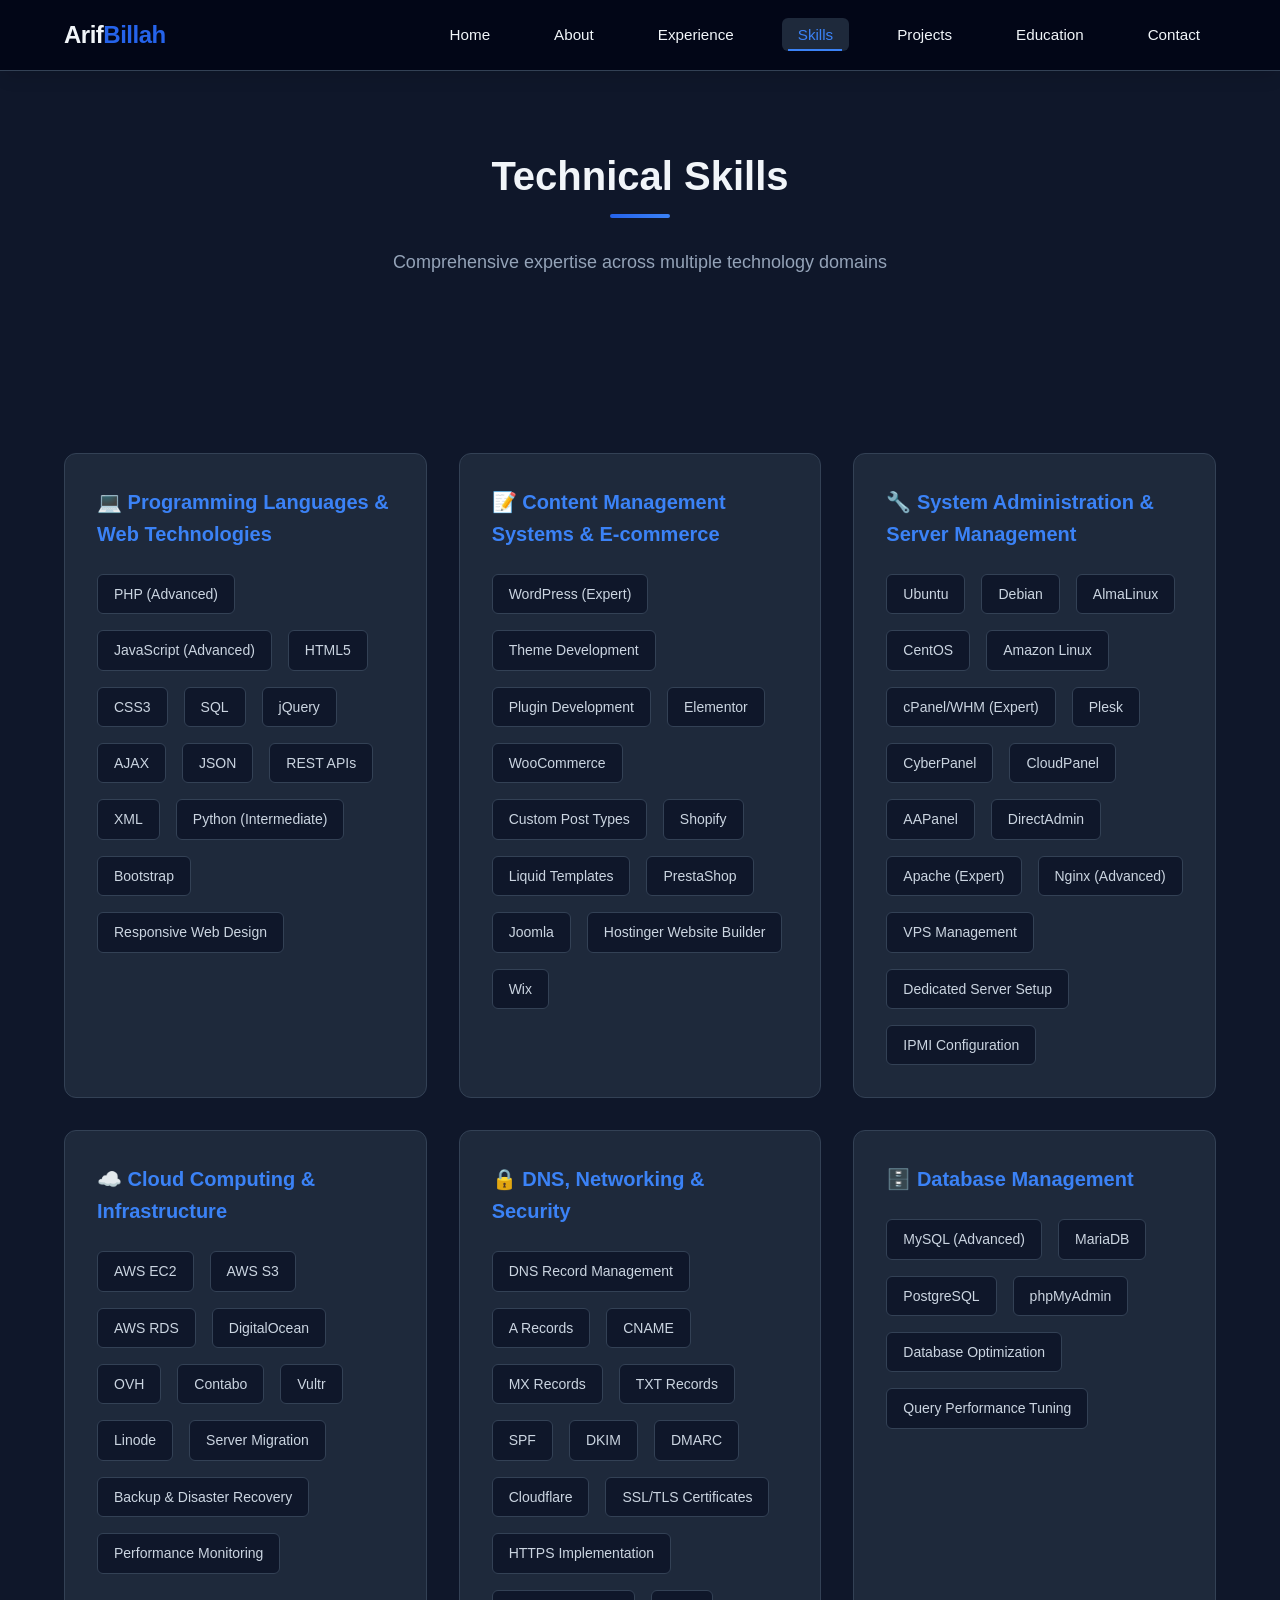
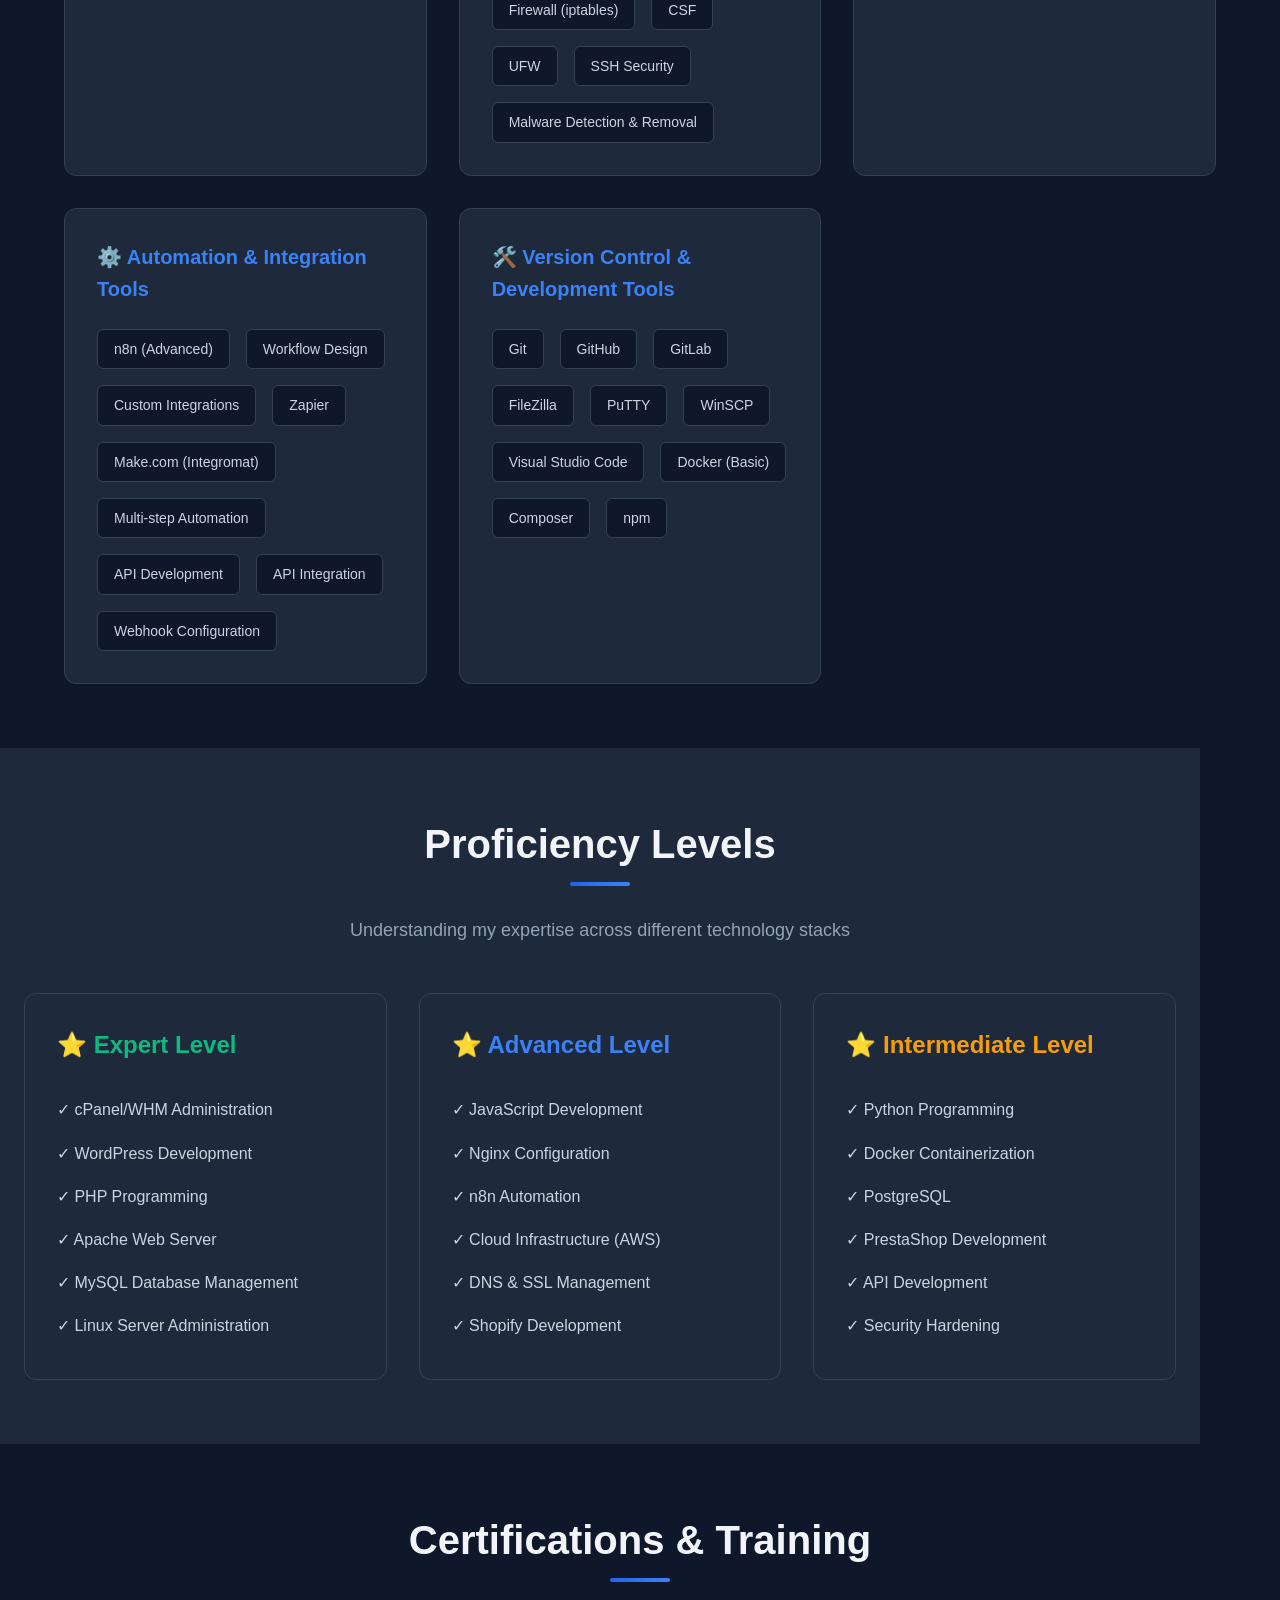
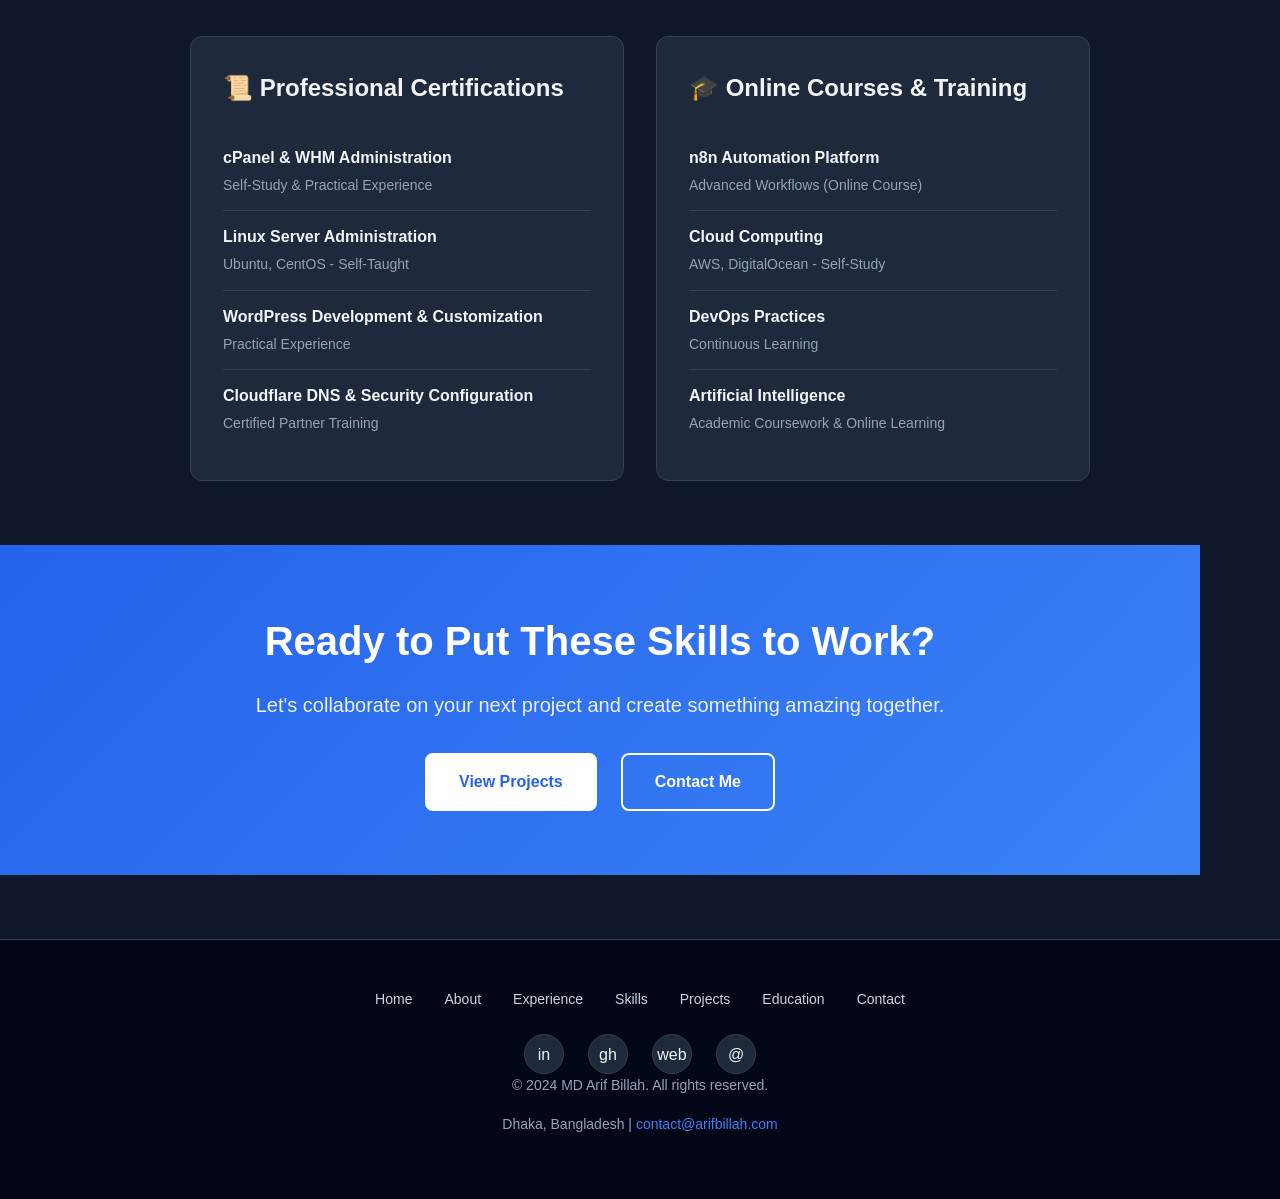
<file: skills.html>
<!DOCTYPE html>
<html lang="en">
<head>
    <meta charset="UTF-8">
    <meta name="viewport" content="width=device-width, initial-scale=1.0">
    <meta name="description" content="Technical Skills - MD Arif Billah's expertise in programming languages, web technologies, system administration, cloud computing, and automation tools.">
    <meta name="author" content="MD Arif Billah">
    <title>Skills | MD Arif Billah - Technical Expertise & Competencies</title>
    <link rel="stylesheet" href="css/style.css">
</head>
<body>
    <!-- Navigation Bar -->
    <nav class="navbar">
        <div class="nav-container">
            <a href="index.html" class="nav-logo">
                <span>Arif</span>Billah
            </a>
            <button class="nav-toggle" id="navToggle">
                <span></span>
                <span></span>
                <span></span>
            </button>
            <ul class="nav-menu" id="navMenu">
                <li><a href="index.html" class="nav-link">Home</a></li>
                <li><a href="about.html" class="nav-link">About</a></li>
                <li><a href="experience.html" class="nav-link">Experience</a></li>
                <li><a href="skills.html" class="nav-link active">Skills</a></li>
                <li><a href="projects.html" class="nav-link">Projects</a></li>
                <li><a href="education.html" class="nav-link">Education</a></li>
                <li><a href="contact.html" class="nav-link">Contact</a></li>
            </ul>
        </div>
    </nav>

    <!-- Main Content -->
    <main class="main-content">
        <!-- Page Header -->
        <section class="section">
            <div class="section-header">
                <h1 class="section-title">Technical Skills</h1>
                <p class="section-subtitle">Comprehensive expertise across multiple technology domains</p>
            </div>
        </section>

        <!-- Skills Grid -->
        <section class="section">
            <div class="skills-grid">
                <!-- Programming Languages & Web Technologies -->
                <div class="skill-category">
                    <h3>💻 Programming Languages & Web Technologies</h3>
                    <div class="skill-list">
                        <span class="skill-item">PHP (Advanced)</span>
                        <span class="skill-item">JavaScript (Advanced)</span>
                        <span class="skill-item">HTML5</span>
                        <span class="skill-item">CSS3</span>
                        <span class="skill-item">SQL</span>
                        <span class="skill-item">jQuery</span>
                        <span class="skill-item">AJAX</span>
                        <span class="skill-item">JSON</span>
                        <span class="skill-item">REST APIs</span>
                        <span class="skill-item">XML</span>
                        <span class="skill-item">Python (Intermediate)</span>
                        <span class="skill-item">Bootstrap</span>
                        <span class="skill-item">Responsive Web Design</span>
                    </div>
                </div>

                <!-- Content Management Systems -->
                <div class="skill-category">
                    <h3>📝 Content Management Systems & E-commerce</h3>
                    <div class="skill-list">
                        <span class="skill-item">WordPress (Expert)</span>
                        <span class="skill-item">Theme Development</span>
                        <span class="skill-item">Plugin Development</span>
                        <span class="skill-item">Elementor</span>
                        <span class="skill-item">WooCommerce</span>
                        <span class="skill-item">Custom Post Types</span>
                        <span class="skill-item">Shopify</span>
                        <span class="skill-item">Liquid Templates</span>
                        <span class="skill-item">PrestaShop</span>
                        <span class="skill-item">Joomla</span>
                        <span class="skill-item">Hostinger Website Builder</span>
                        <span class="skill-item">Wix</span>
                    </div>
                </div>

                <!-- System Administration -->
                <div class="skill-category">
                    <h3>🔧 System Administration & Server Management</h3>
                    <div class="skill-list">
                        <span class="skill-item">Ubuntu</span>
                        <span class="skill-item">Debian</span>
                        <span class="skill-item">AlmaLinux</span>
                        <span class="skill-item">CentOS</span>
                        <span class="skill-item">Amazon Linux</span>
                        <span class="skill-item">cPanel/WHM (Expert)</span>
                        <span class="skill-item">Plesk</span>
                        <span class="skill-item">CyberPanel</span>
                        <span class="skill-item">CloudPanel</span>
                        <span class="skill-item">AAPanel</span>
                        <span class="skill-item">DirectAdmin</span>
                        <span class="skill-item">Apache (Expert)</span>
                        <span class="skill-item">Nginx (Advanced)</span>
                        <span class="skill-item">VPS Management</span>
                        <span class="skill-item">Dedicated Server Setup</span>
                        <span class="skill-item">IPMI Configuration</span>
                    </div>
                </div>

                <!-- Cloud Computing -->
                <div class="skill-category">
                    <h3>☁️ Cloud Computing & Infrastructure</h3>
                    <div class="skill-list">
                        <span class="skill-item">AWS EC2</span>
                        <span class="skill-item">AWS S3</span>
                        <span class="skill-item">AWS RDS</span>
                        <span class="skill-item">DigitalOcean</span>
                        <span class="skill-item">OVH</span>
                        <span class="skill-item">Contabo</span>
                        <span class="skill-item">Vultr</span>
                        <span class="skill-item">Linode</span>
                        <span class="skill-item">Server Migration</span>
                        <span class="skill-item">Backup & Disaster Recovery</span>
                        <span class="skill-item">Performance Monitoring</span>
                    </div>
                </div>

                <!-- DNS, Networking & Security -->
                <div class="skill-category">
                    <h3>🔒 DNS, Networking & Security</h3>
                    <div class="skill-list">
                        <span class="skill-item">DNS Record Management</span>
                        <span class="skill-item">A Records</span>
                        <span class="skill-item">CNAME</span>
                        <span class="skill-item">MX Records</span>
                        <span class="skill-item">TXT Records</span>
                        <span class="skill-item">SPF</span>
                        <span class="skill-item">DKIM</span>
                        <span class="skill-item">DMARC</span>
                        <span class="skill-item">Cloudflare</span>
                        <span class="skill-item">SSL/TLS Certificates</span>
                        <span class="skill-item">HTTPS Implementation</span>
                        <span class="skill-item">Firewall (iptables)</span>
                        <span class="skill-item">CSF</span>
                        <span class="skill-item">UFW</span>
                        <span class="skill-item">SSH Security</span>
                        <span class="skill-item">Malware Detection & Removal</span>
                    </div>
                </div>

                <!-- Database Management -->
                <div class="skill-category">
                    <h3>🗄️ Database Management</h3>
                    <div class="skill-list">
                        <span class="skill-item">MySQL (Advanced)</span>
                        <span class="skill-item">MariaDB</span>
                        <span class="skill-item">PostgreSQL</span>
                        <span class="skill-item">phpMyAdmin</span>
                        <span class="skill-item">Database Optimization</span>
                        <span class="skill-item">Query Performance Tuning</span>
                    </div>
                </div>

                <!-- Automation & Integration Tools -->
                <div class="skill-category">
                    <h3>⚙️ Automation & Integration Tools</h3>
                    <div class="skill-list">
                        <span class="skill-item">n8n (Advanced)</span>
                        <span class="skill-item">Workflow Design</span>
                        <span class="skill-item">Custom Integrations</span>
                        <span class="skill-item">Zapier</span>
                        <span class="skill-item">Make.com (Integromat)</span>
                        <span class="skill-item">Multi-step Automation</span>
                        <span class="skill-item">API Development</span>
                        <span class="skill-item">API Integration</span>
                        <span class="skill-item">Webhook Configuration</span>
                    </div>
                </div>

                <!-- Version Control & Development Tools -->
                <div class="skill-category">
                    <h3>🛠️ Version Control & Development Tools</h3>
                    <div class="skill-list">
                        <span class="skill-item">Git</span>
                        <span class="skill-item">GitHub</span>
                        <span class="skill-item">GitLab</span>
                        <span class="skill-item">FileZilla</span>
                        <span class="skill-item">PuTTY</span>
                        <span class="skill-item">WinSCP</span>
                        <span class="skill-item">Visual Studio Code</span>
                        <span class="skill-item">Docker (Basic)</span>
                        <span class="skill-item">Composer</span>
                        <span class="skill-item">npm</span>
                    </div>
                </div>
            </div>
        </section>

        <!-- Proficiency Levels -->
        <section class="section" style="background-color: var(--light-bg); margin: 0; padding: 4rem 1.5rem;">
            <div style="max-width: 1200px; margin: 0 auto;">
                <div class="section-header">
                    <h2 class="section-title">Proficiency Levels</h2>
                    <p class="section-subtitle">Understanding my expertise across different technology stacks</p>
                </div>

                <div class="grid grid-3">
                    <div class="card">
                        <div class="card-header">
                            <h3 class="card-title" style="color: var(--success-color);">⭐ Expert Level</h3>
                        </div>
                        <div class="card-content">
                            <ul style="list-style: none; padding: 0;">
                                <li style="padding: 0.5rem 0; color: var(--text-secondary);">✓ cPanel/WHM Administration</li>
                                <li style="padding: 0.5rem 0; color: var(--text-secondary);">✓ WordPress Development</li>
                                <li style="padding: 0.5rem 0; color: var(--text-secondary);">✓ PHP Programming</li>
                                <li style="padding: 0.5rem 0; color: var(--text-secondary);">✓ Apache Web Server</li>
                                <li style="padding: 0.5rem 0; color: var(--text-secondary);">✓ MySQL Database Management</li>
                                <li style="padding: 0.5rem 0; color: var(--text-secondary);">✓ Linux Server Administration</li>
                            </ul>
                        </div>
                    </div>

                    <div class="card">
                        <div class="card-header">
                            <h3 class="card-title" style="color: var(--accent-color);">⭐ Advanced Level</h3>
                        </div>
                        <div class="card-content">
                            <ul style="list-style: none; padding: 0;">
                                <li style="padding: 0.5rem 0; color: var(--text-secondary);">✓ JavaScript Development</li>
                                <li style="padding: 0.5rem 0; color: var(--text-secondary);">✓ Nginx Configuration</li>
                                <li style="padding: 0.5rem 0; color: var(--text-secondary);">✓ n8n Automation</li>
                                <li style="padding: 0.5rem 0; color: var(--text-secondary);">✓ Cloud Infrastructure (AWS)</li>
                                <li style="padding: 0.5rem 0; color: var(--text-secondary);">✓ DNS & SSL Management</li>
                                <li style="padding: 0.5rem 0; color: var(--text-secondary);">✓ Shopify Development</li>
                            </ul>
                        </div>
                    </div>

                    <div class="card">
                        <div class="card-header">
                            <h3 class="card-title" style="color: var(--warning-color);">⭐ Intermediate Level</h3>
                        </div>
                        <div class="card-content">
                            <ul style="list-style: none; padding: 0;">
                                <li style="padding: 0.5rem 0; color: var(--text-secondary);">✓ Python Programming</li>
                                <li style="padding: 0.5rem 0; color: var(--text-secondary);">✓ Docker Containerization</li>
                                <li style="padding: 0.5rem 0; color: var(--text-secondary);">✓ PostgreSQL</li>
                                <li style="padding: 0.5rem 0; color: var(--text-secondary);">✓ PrestaShop Development</li>
                                <li style="padding: 0.5rem 0; color: var(--text-secondary);">✓ API Development</li>
                                <li style="padding: 0.5rem 0; color: var(--text-secondary);">✓ Security Hardening</li>
                            </ul>
                        </div>
                    </div>
                </div>
            </div>
        </section>

        <!-- Certifications & Training -->
        <section class="section">
            <div class="section-header">
                <h2 class="section-title">Certifications & Training</h2>
            </div>

            <div class="grid grid-2" style="max-width: 900px; margin: 0 auto;">
                <div class="card">
                    <div class="card-header">
                        <h3 class="card-title">📜 Professional Certifications</h3>
                    </div>
                    <div class="card-content">
                        <ul style="list-style: none; padding: 0;">
                            <li style="padding: 0.75rem 0; border-bottom: 1px solid var(--border-color);">
                                <strong style="color: var(--text-primary);">cPanel & WHM Administration</strong>
                                <br>
                                <span style="color: var(--text-muted); font-size: 0.875rem;">Self-Study & Practical Experience</span>
                            </li>
                            <li style="padding: 0.75rem 0; border-bottom: 1px solid var(--border-color);">
                                <strong style="color: var(--text-primary);">Linux Server Administration</strong>
                                <br>
                                <span style="color: var(--text-muted); font-size: 0.875rem;">Ubuntu, CentOS - Self-Taught</span>
                            </li>
                            <li style="padding: 0.75rem 0; border-bottom: 1px solid var(--border-color);">
                                <strong style="color: var(--text-primary);">WordPress Development & Customization</strong>
                                <br>
                                <span style="color: var(--text-muted); font-size: 0.875rem;">Practical Experience</span>
                            </li>
                            <li style="padding: 0.75rem 0;">
                                <strong style="color: var(--text-primary);">Cloudflare DNS & Security Configuration</strong>
                                <br>
                                <span style="color: var(--text-muted); font-size: 0.875rem;">Certified Partner Training</span>
                            </li>
                        </ul>
                    </div>
                </div>

                <div class="card">
                    <div class="card-header">
                        <h3 class="card-title">🎓 Online Courses & Training</h3>
                    </div>
                    <div class="card-content">
                        <ul style="list-style: none; padding: 0;">
                            <li style="padding: 0.75rem 0; border-bottom: 1px solid var(--border-color);">
                                <strong style="color: var(--text-primary);">n8n Automation Platform</strong>
                                <br>
                                <span style="color: var(--text-muted); font-size: 0.875rem;">Advanced Workflows (Online Course)</span>
                            </li>
                            <li style="padding: 0.75rem 0; border-bottom: 1px solid var(--border-color);">
                                <strong style="color: var(--text-primary);">Cloud Computing</strong>
                                <br>
                                <span style="color: var(--text-muted); font-size: 0.875rem;">AWS, DigitalOcean - Self-Study</span>
                            </li>
                            <li style="padding: 0.75rem 0; border-bottom: 1px solid var(--border-color);">
                                <strong style="color: var(--text-primary);">DevOps Practices</strong>
                                <br>
                                <span style="color: var(--text-muted); font-size: 0.875rem;">Continuous Learning</span>
                            </li>
                            <li style="padding: 0.75rem 0;">
                                <strong style="color: var(--text-primary);">Artificial Intelligence</strong>
                                <br>
                                <span style="color: var(--text-muted); font-size: 0.875rem;">Academic Coursework & Online Learning</span>
                            </li>
                        </ul>
                    </div>
                </div>
            </div>
        </section>

        <!-- Call to Action -->
        <section class="section" style="text-align: center; background: linear-gradient(135deg, var(--primary-color), var(--accent-color)); margin: 0; padding: 4rem 1.5rem;">
            <div style="max-width: 800px; margin: 0 auto;">
                <h2 style="font-size: 2.5rem; font-weight: 700; margin-bottom: 1rem; color: white;">Ready to Put These Skills to Work?</h2>
                <p style="font-size: 1.25rem; color: rgba(255,255,255,0.9); margin-bottom: 2rem;">
                    Let's collaborate on your next project and create something amazing together.
                </p>
                <div style="display: flex; gap: 1.5rem; justify-content: center; flex-wrap: wrap;">
                    <a href="projects.html" class="btn" style="background: white; color: var(--primary-color); border-color: white;">View Projects</a>
                    <a href="contact.html" class="btn" style="background: transparent; color: white; border: 2px solid white;">Contact Me</a>
                </div>
            </div>
        </section>
    </main>

    <!-- Footer -->
    <footer class="footer">
        <div class="footer-content">
            <div class="footer-links">
                <a href="index.html" class="footer-link">Home</a>
                <a href="about.html" class="footer-link">About</a>
                <a href="experience.html" class="footer-link">Experience</a>
                <a href="skills.html" class="footer-link">Skills</a>
                <a href="projects.html" class="footer-link">Projects</a>
                <a href="education.html" class="footer-link">Education</a>
                <a href="contact.html" class="footer-link">Contact</a>
            </div>
            <div class="social-links">
                <a href="https://linkedin.com/in/arifbillah360" target="_blank" rel="noopener noreferrer" class="social-link" title="LinkedIn">
                    <span>in</span>
                </a>
                <a href="https://github.com/arifbillah360" target="_blank" rel="noopener noreferrer" class="social-link" title="GitHub">
                    <span>gh</span>
                </a>
                <a href="https://www.arifbillah.com" target="_blank" rel="noopener noreferrer" class="social-link" title="Website">
                    <span>web</span>
                </a>
                <a href="mailto:contact@arifbillah.com" class="social-link" title="Email">
                    <span>@</span>
                </a>
            </div>
            <p class="footer-text">
                &copy; 2024 MD Arif Billah. All rights reserved.
            </p>
            <p class="footer-text">
                Dhaka, Bangladesh | <a href="mailto:contact@arifbillah.com" style="color: var(--accent-color);">contact@arifbillah.com</a>
            </p>
        </div>
    </footer>

    <script src="js/main.js"></script>
</body>
</html>
</file>
<file: css/style.css>
/* ==========================================
   PORTFOLIO WEBSITE - MD ARIF BILLAH
   Modern, Responsive Design
   ========================================== */

/* ==========================================
   CSS VARIABLES & ROOT STYLES
   ========================================== */
:root {
    /* Color Scheme */
    --primary-color: #2563eb;
    --secondary-color: #1e40af;
    --accent-color: #3b82f6;
    --dark-bg: #0f172a;
    --darker-bg: #020617;
    --light-bg: #1e293b;
    --text-primary: #f1f5f9;
    --text-secondary: #cbd5e1;
    --text-muted: #94a3b8;
    --border-color: #334155;
    --success-color: #10b981;
    --warning-color: #f59e0b;

    /* Spacing */
    --spacing-xs: 0.5rem;
    --spacing-sm: 1rem;
    --spacing-md: 1.5rem;
    --spacing-lg: 2rem;
    --spacing-xl: 3rem;
    --spacing-xxl: 4rem;

    /* Typography */
    --font-primary: 'Segoe UI', Tahoma, Geneva, Verdana, sans-serif;
    --font-heading: 'Arial', sans-serif;

    /* Effects */
    --shadow-sm: 0 1px 2px 0 rgba(0, 0, 0, 0.05);
    --shadow-md: 0 4px 6px -1px rgba(0, 0, 0, 0.1);
    --shadow-lg: 0 10px 15px -3px rgba(0, 0, 0, 0.1);
    --shadow-xl: 0 20px 25px -5px rgba(0, 0, 0, 0.1);

    /* Transitions */
    --transition-fast: 0.2s ease;
    --transition-normal: 0.3s ease;
    --transition-slow: 0.5s ease;
}

/* ==========================================
   RESET & BASE STYLES
   ========================================== */
* {
    margin: 0;
    padding: 0;
    box-sizing: border-box;
}

html {
    scroll-behavior: smooth;
    font-size: 16px;
}

body {
    font-family: var(--font-primary);
    background-color: var(--dark-bg);
    color: var(--text-primary);
    line-height: 1.6;
    overflow-x: hidden;
}

a {
    text-decoration: none;
    color: inherit;
    transition: color var(--transition-fast);
}

a:hover {
    color: var(--accent-color);
}

img {
    max-width: 100%;
    height: auto;
    display: block;
}

ul {
    list-style: none;
}

/* ==========================================
   NAVIGATION BAR
   ========================================== */
.navbar {
    background-color: var(--darker-bg);
    padding: 1rem 0;
    position: fixed;
    top: 0;
    left: 0;
    right: 0;
    z-index: 1000;
    box-shadow: var(--shadow-lg);
    border-bottom: 1px solid var(--border-color);
}

.nav-container {
    max-width: 1200px;
    margin: 0 auto;
    padding: 0 var(--spacing-md);
    display: flex;
    justify-content: space-between;
    align-items: center;
}

.nav-logo {
    font-size: 1.5rem;
    font-weight: 700;
    color: var(--primary-color);
    letter-spacing: -0.5px;
}

.nav-logo span {
    color: var(--text-primary);
}

.nav-menu {
    display: flex;
    gap: var(--spacing-lg);
    align-items: center;
}

.nav-link {
    font-size: 0.95rem;
    font-weight: 500;
    padding: 0.5rem 1rem;
    border-radius: 0.375rem;
    transition: all var(--transition-fast);
    position: relative;
}

.nav-link:hover,
.nav-link.active {
    background-color: var(--light-bg);
    color: var(--accent-color);
}

.nav-link::after {
    content: '';
    position: absolute;
    bottom: 0;
    left: 50%;
    transform: translateX(-50%) scaleX(0);
    width: 80%;
    height: 2px;
    background-color: var(--accent-color);
    transition: transform var(--transition-normal);
}

.nav-link:hover::after,
.nav-link.active::after {
    transform: translateX(-50%) scaleX(1);
}

/* Mobile Menu Toggle */
.nav-toggle {
    display: none;
    flex-direction: column;
    gap: 0.25rem;
    background: none;
    border: none;
    cursor: pointer;
    padding: 0.5rem;
}

.nav-toggle span {
    width: 25px;
    height: 3px;
    background-color: var(--text-primary);
    border-radius: 2px;
    transition: all var(--transition-normal);
}

/* ==========================================
   HERO SECTION
   ========================================== */
.hero {
    min-height: 100vh;
    display: flex;
    align-items: center;
    justify-content: center;
    padding: var(--spacing-xxl) var(--spacing-md);
    background: linear-gradient(135deg, var(--darker-bg) 0%, var(--dark-bg) 100%);
    position: relative;
    overflow: hidden;
}

.hero::before {
    content: '';
    position: absolute;
    top: 0;
    left: 0;
    right: 0;
    bottom: 0;
    background-image:
        radial-gradient(circle at 20% 50%, rgba(37, 99, 235, 0.1) 0%, transparent 50%),
        radial-gradient(circle at 80% 80%, rgba(59, 130, 246, 0.1) 0%, transparent 50%);
    pointer-events: none;
}

.hero-content {
    max-width: 800px;
    text-align: center;
    position: relative;
    z-index: 1;
}

.hero-subtitle {
    font-size: 1.125rem;
    color: var(--accent-color);
    font-weight: 600;
    margin-bottom: var(--spacing-sm);
    text-transform: uppercase;
    letter-spacing: 2px;
}

.hero-title {
    font-size: 3.5rem;
    font-weight: 800;
    margin-bottom: var(--spacing-md);
    line-height: 1.2;
    background: linear-gradient(135deg, var(--text-primary) 0%, var(--accent-color) 100%);
    -webkit-background-clip: text;
    -webkit-text-fill-color: transparent;
    background-clip: text;
}

.hero-description {
    font-size: 1.25rem;
    color: var(--text-secondary);
    margin-bottom: var(--spacing-xl);
    line-height: 1.8;
}

.hero-buttons {
    display: flex;
    gap: var(--spacing-md);
    justify-content: center;
    flex-wrap: wrap;
}

/* ==========================================
   BUTTONS
   ========================================== */
.btn {
    display: inline-block;
    padding: 0.875rem 2rem;
    font-size: 1rem;
    font-weight: 600;
    border-radius: 0.5rem;
    transition: all var(--transition-normal);
    cursor: pointer;
    border: 2px solid transparent;
    text-align: center;
}

.btn-primary {
    background-color: var(--primary-color);
    color: white;
    border-color: var(--primary-color);
}

.btn-primary:hover {
    background-color: var(--secondary-color);
    border-color: var(--secondary-color);
    transform: translateY(-2px);
    box-shadow: var(--shadow-lg);
}

.btn-outline {
    background-color: transparent;
    color: var(--text-primary);
    border-color: var(--border-color);
}

.btn-outline:hover {
    background-color: var(--light-bg);
    border-color: var(--accent-color);
    color: var(--accent-color);
}

/* ==========================================
   MAIN CONTENT SECTIONS
   ========================================== */
.main-content {
    padding-top: 80px; /* Account for fixed navbar */
}

.section {
    padding: var(--spacing-xxl) var(--spacing-md);
    max-width: 1200px;
    margin: 0 auto;
}

.section-header {
    text-align: center;
    margin-bottom: var(--spacing-xl);
}

.section-title {
    font-size: 2.5rem;
    font-weight: 700;
    margin-bottom: var(--spacing-sm);
    position: relative;
    display: inline-block;
}

.section-title::after {
    content: '';
    position: absolute;
    bottom: -10px;
    left: 50%;
    transform: translateX(-50%);
    width: 60px;
    height: 4px;
    background: linear-gradient(90deg, var(--primary-color), var(--accent-color));
    border-radius: 2px;
}

.section-subtitle {
    font-size: 1.125rem;
    color: var(--text-muted);
    margin-top: var(--spacing-md);
}

/* ==========================================
   CARDS & CONTAINERS
   ========================================== */
.card {
    background-color: var(--light-bg);
    border-radius: 0.75rem;
    padding: var(--spacing-lg);
    border: 1px solid var(--border-color);
    transition: all var(--transition-normal);
    height: 100%;
}

.card:hover {
    transform: translateY(-5px);
    box-shadow: var(--shadow-xl);
    border-color: var(--accent-color);
}

.card-header {
    margin-bottom: var(--spacing-md);
}

.card-title {
    font-size: 1.5rem;
    font-weight: 600;
    margin-bottom: var(--spacing-xs);
    color: var(--text-primary);
}

.card-subtitle {
    font-size: 1rem;
    color: var(--accent-color);
    font-weight: 500;
}

.card-meta {
    font-size: 0.875rem;
    color: var(--text-muted);
    margin-top: var(--spacing-xs);
}

.card-content {
    color: var(--text-secondary);
    line-height: 1.7;
}

/* ==========================================
   GRID LAYOUTS
   ========================================== */
.grid {
    display: grid;
    gap: var(--spacing-lg);
}

.grid-2 {
    grid-template-columns: repeat(2, 1fr);
}

.grid-3 {
    grid-template-columns: repeat(3, 1fr);
}

.grid-4 {
    grid-template-columns: repeat(4, 1fr);
}

/* ==========================================
   SKILLS SECTION
   ========================================== */
.skills-grid {
    display: grid;
    grid-template-columns: repeat(auto-fit, minmax(280px, 1fr));
    gap: var(--spacing-lg);
}

.skill-category {
    background-color: var(--light-bg);
    padding: var(--spacing-lg);
    border-radius: 0.75rem;
    border: 1px solid var(--border-color);
}

.skill-category h3 {
    font-size: 1.25rem;
    margin-bottom: var(--spacing-md);
    color: var(--accent-color);
    display: flex;
    align-items: center;
    gap: var(--spacing-sm);
}

.skill-list {
    display: flex;
    flex-wrap: wrap;
    gap: var(--spacing-sm);
}

.skill-item {
    background-color: var(--dark-bg);
    padding: 0.5rem 1rem;
    border-radius: 0.375rem;
    font-size: 0.875rem;
    color: var(--text-secondary);
    border: 1px solid var(--border-color);
    transition: all var(--transition-fast);
}

.skill-item:hover {
    background-color: var(--accent-color);
    color: white;
    border-color: var(--accent-color);
    transform: scale(1.05);
}

/* ==========================================
   TIMELINE (for Experience/Education)
   ========================================== */
.timeline {
    position: relative;
    padding-left: var(--spacing-xl);
}

.timeline::before {
    content: '';
    position: absolute;
    left: 0;
    top: 0;
    bottom: 0;
    width: 2px;
    background: linear-gradient(180deg, var(--primary-color), var(--accent-color));
}

.timeline-item {
    position: relative;
    padding-bottom: var(--spacing-xl);
}

.timeline-item::before {
    content: '';
    position: absolute;
    left: -42px;
    top: 0;
    width: 12px;
    height: 12px;
    border-radius: 50%;
    background-color: var(--accent-color);
    border: 3px solid var(--dark-bg);
    box-shadow: 0 0 0 3px var(--accent-color);
}

.timeline-content {
    background-color: var(--light-bg);
    padding: var(--spacing-lg);
    border-radius: 0.75rem;
    border: 1px solid var(--border-color);
    transition: all var(--transition-normal);
}

.timeline-content:hover {
    border-color: var(--accent-color);
    transform: translateX(5px);
}

.timeline-header {
    margin-bottom: var(--spacing-md);
}

.timeline-title {
    font-size: 1.25rem;
    font-weight: 600;
    color: var(--text-primary);
    margin-bottom: var(--spacing-xs);
}

.timeline-company {
    font-size: 1rem;
    color: var(--accent-color);
    font-weight: 500;
}

.timeline-period {
    font-size: 0.875rem;
    color: var(--text-muted);
    margin-top: var(--spacing-xs);
}

.timeline-description {
    color: var(--text-secondary);
    line-height: 1.7;
    margin-bottom: var(--spacing-md);
}

.timeline-list {
    list-style: disc;
    margin-left: var(--spacing-md);
    color: var(--text-secondary);
}

.timeline-list li {
    margin-bottom: var(--spacing-sm);
    line-height: 1.6;
}

/* ==========================================
   PROJECTS GRID
   ========================================== */
.projects-grid {
    display: grid;
    grid-template-columns: repeat(auto-fill, minmax(350px, 1fr));
    gap: var(--spacing-lg);
}

.project-card {
    background-color: var(--light-bg);
    border-radius: 0.75rem;
    overflow: hidden;
    border: 1px solid var(--border-color);
    transition: all var(--transition-normal);
}

.project-card:hover {
    transform: translateY(-8px);
    box-shadow: var(--shadow-xl);
    border-color: var(--accent-color);
}

.project-header {
    padding: var(--spacing-lg);
    background: linear-gradient(135deg, var(--primary-color), var(--accent-color));
}

.project-title {
    font-size: 1.375rem;
    font-weight: 600;
    color: white;
    margin-bottom: var(--spacing-xs);
}

.project-type {
    font-size: 0.875rem;
    color: rgba(255, 255, 255, 0.9);
}

.project-body {
    padding: var(--spacing-lg);
}

.project-tech {
    display: flex;
    flex-wrap: wrap;
    gap: var(--spacing-xs);
    margin-bottom: var(--spacing-md);
}

.tech-tag {
    background-color: var(--dark-bg);
    color: var(--accent-color);
    padding: 0.25rem 0.75rem;
    border-radius: 0.25rem;
    font-size: 0.75rem;
    font-weight: 500;
    border: 1px solid var(--border-color);
}

.project-description {
    color: var(--text-secondary);
    line-height: 1.7;
    margin-bottom: var(--spacing-md);
}

.project-outcome {
    font-size: 0.875rem;
    color: var(--text-muted);
    font-style: italic;
    border-left: 3px solid var(--accent-color);
    padding-left: var(--spacing-sm);
}

/* ==========================================
   CONTACT SECTION
   ========================================== */
.contact-container {
    max-width: 800px;
    margin: 0 auto;
}

.contact-info {
    display: grid;
    grid-template-columns: repeat(auto-fit, minmax(250px, 1fr));
    gap: var(--spacing-lg);
    margin-bottom: var(--spacing-xl);
}

.contact-item {
    background-color: var(--light-bg);
    padding: var(--spacing-lg);
    border-radius: 0.75rem;
    border: 1px solid var(--border-color);
    text-align: center;
    transition: all var(--transition-normal);
}

.contact-item:hover {
    border-color: var(--accent-color);
    transform: translateY(-5px);
}

.contact-icon {
    font-size: 2rem;
    color: var(--accent-color);
    margin-bottom: var(--spacing-sm);
}

.contact-label {
    font-size: 0.875rem;
    color: var(--text-muted);
    margin-bottom: var(--spacing-xs);
    text-transform: uppercase;
    letter-spacing: 1px;
}

.contact-value {
    font-size: 1.125rem;
    color: var(--text-primary);
    font-weight: 500;
}

.contact-value a {
    color: var(--accent-color);
}

.contact-value a:hover {
    text-decoration: underline;
}

/* ==========================================
   FOOTER
   ========================================== */
.footer {
    background-color: var(--darker-bg);
    padding: var(--spacing-xl) var(--spacing-md);
    border-top: 1px solid var(--border-color);
    margin-top: var(--spacing-xxl);
}

.footer-content {
    max-width: 1200px;
    margin: 0 auto;
    text-align: center;
}

.footer-text {
    color: var(--text-muted);
    font-size: 0.875rem;
    margin-bottom: var(--spacing-sm);
}

.footer-links {
    display: flex;
    gap: var(--spacing-lg);
    justify-content: center;
    margin-bottom: var(--spacing-md);
}

.footer-link {
    color: var(--text-secondary);
    font-size: 0.875rem;
    transition: color var(--transition-fast);
}

.footer-link:hover {
    color: var(--accent-color);
}

.social-links {
    display: flex;
    gap: var(--spacing-md);
    justify-content: center;
    margin-top: var(--spacing-md);
}

.social-link {
    width: 40px;
    height: 40px;
    display: flex;
    align-items: center;
    justify-content: center;
    background-color: var(--light-bg);
    border-radius: 50%;
    border: 1px solid var(--border-color);
    transition: all var(--transition-normal);
}

.social-link:hover {
    background-color: var(--accent-color);
    border-color: var(--accent-color);
    transform: translateY(-3px);
}

/* ==========================================
   UTILITY CLASSES
   ========================================== */
.text-center {
    text-align: center;
}

.mb-1 { margin-bottom: var(--spacing-xs); }
.mb-2 { margin-bottom: var(--spacing-sm); }
.mb-3 { margin-bottom: var(--spacing-md); }
.mb-4 { margin-bottom: var(--spacing-lg); }
.mb-5 { margin-bottom: var(--spacing-xl); }

.mt-1 { margin-top: var(--spacing-xs); }
.mt-2 { margin-top: var(--spacing-sm); }
.mt-3 { margin-top: var(--spacing-md); }
.mt-4 { margin-top: var(--spacing-lg); }
.mt-5 { margin-top: var(--spacing-xl); }

.highlight {
    color: var(--accent-color);
    font-weight: 600;
}

.badge {
    display: inline-block;
    padding: 0.25rem 0.75rem;
    background-color: var(--accent-color);
    color: white;
    border-radius: 1rem;
    font-size: 0.75rem;
    font-weight: 600;
    text-transform: uppercase;
    letter-spacing: 0.5px;
}

.badge-success {
    background-color: var(--success-color);
}

.badge-warning {
    background-color: var(--warning-color);
}

/* ==========================================
   RESPONSIVE DESIGN
   ========================================== */

/* Tablets and below */
@media (max-width: 768px) {
    .nav-menu {
        position: fixed;
        left: -100%;
        top: 70px;
        flex-direction: column;
        background-color: var(--darker-bg);
        width: 100%;
        text-align: center;
        transition: left var(--transition-normal);
        box-shadow: var(--shadow-lg);
        border-top: 1px solid var(--border-color);
        padding: var(--spacing-md) 0;
    }

    .nav-menu.active {
        left: 0;
    }

    .nav-toggle {
        display: flex;
    }

    .nav-toggle.active span:nth-child(1) {
        transform: rotate(45deg) translate(5px, 5px);
    }

    .nav-toggle.active span:nth-child(2) {
        opacity: 0;
    }

    .nav-toggle.active span:nth-child(3) {
        transform: rotate(-45deg) translate(7px, -6px);
    }

    .hero-title {
        font-size: 2.5rem;
    }

    .hero-description {
        font-size: 1.125rem;
    }

    .hero-buttons {
        flex-direction: column;
    }

    .section-title {
        font-size: 2rem;
    }

    .grid-2,
    .grid-3,
    .grid-4 {
        grid-template-columns: 1fr;
    }

    .timeline {
        padding-left: var(--spacing-lg);
    }

    .timeline-item::before {
        left: -32px;
    }

    .projects-grid {
        grid-template-columns: 1fr;
    }
}

/* Mobile devices */
@media (max-width: 480px) {
    html {
        font-size: 14px;
    }

    .hero {
        padding: var(--spacing-xl) var(--spacing-sm);
    }

    .hero-title {
        font-size: 2rem;
    }

    .section {
        padding: var(--spacing-lg) var(--spacing-sm);
    }

    .btn {
        width: 100%;
    }

    .card {
        padding: var(--spacing-md);
    }
}

/* Large screens */
@media (min-width: 1400px) {
    .section {
        max-width: 1400px;
    }
}

/* ==========================================
   ANIMATIONS
   ========================================== */
@keyframes fadeIn {
    from {
        opacity: 0;
        transform: translateY(20px);
    }
    to {
        opacity: 1;
        transform: translateY(0);
    }
}

@keyframes slideInLeft {
    from {
        opacity: 0;
        transform: translateX(-30px);
    }
    to {
        opacity: 1;
        transform: translateX(0);
    }
}

@keyframes slideInRight {
    from {
        opacity: 0;
        transform: translateX(30px);
    }
    to {
        opacity: 1;
        transform: translateX(0);
    }
}

.fade-in {
    animation: fadeIn 0.6s ease-out;
}

.slide-in-left {
    animation: slideInLeft 0.6s ease-out;
}

.slide-in-right {
    animation: slideInRight 0.6s ease-out;
}

/* ==========================================
   SCROLL ANIMATIONS
   ========================================== */
.scroll-reveal {
    opacity: 0;
    transform: translateY(30px);
    transition: all 0.6s ease-out;
}

.scroll-reveal.active {
    opacity: 1;
    transform: translateY(0);
}

/* ==========================================
   PRINT STYLES
   ========================================== */
@media print {
    .navbar,
    .footer,
    .btn {
        display: none;
    }

    .section {
        page-break-inside: avoid;
    }
}
</file>
<file: css/header-footer.css>
/* ============================================================
   HEADER & FOOTER COMPONENT STYLES
   Portfolio – Md Arif Billah
   ============================================================ */

@import url('https://fonts.googleapis.com/css2?family=Poppins:wght@300;400;500;600;700;800&family=Montserrat:wght@400;500;600;700;800&display=swap');

/* ---------- CSS Variables ---------- */
:root {
    --hf-primary:      #0002eb;
    --hf-primary-dark: #0001b0;
    --hf-white:        #ffffff;
    --hf-dark:         #27272e;
    --hf-text:         #555555;
    --hf-border:       #e8e8e8;
    --hf-shadow-sm:    0 2px 8px rgba(0,0,0,.06);
    --hf-shadow-md:    0 4px 20px rgba(0,0,0,.10);
    --hf-radius:       6px;
    --hf-transition:   0.3s ease;
    --hf-header-h:     80px;
    --hf-container:    1200px;
}

/* Account for fixed header on every page */
body {
    padding-top: var(--hf-header-h);
    font-family: 'Poppins', sans-serif;
}

/* ============================================================
   SITE HEADER
   All selectors prefixed with .site-header for specificity
   so they win over conflicting rules in style.css
   ============================================================ */
.site-header {
    position: fixed;
    top: 0;
    left: 0;
    width: 100%;
    height: var(--hf-header-h);
    background: var(--hf-white);
    border-bottom: 1px solid var(--hf-border);
    box-shadow: var(--hf-shadow-sm);
    z-index: 9999;
    transition: box-shadow var(--hf-transition);
}

.site-header.scrolled {
    box-shadow: var(--hf-shadow-md);
}

/* Inner container */
.site-header .header-inner {
    max-width: var(--hf-container);
    height: 100%;
    margin: 0 auto;
    padding: 0 24px;
    display: flex;
    align-items: center;
    justify-content: space-between;
    gap: 16px;
}

/* ── Logo ── */
.site-header .header-logo {
    flex-shrink: 0;
    display: flex;
    align-items: center;
    text-decoration: none;
}

.logo-img {
    height: 40px;
    width: auto;
    display: block;
}

.site-header .logo-text {
    font-family: 'Montserrat', sans-serif;
    font-size: 1.35rem;
    font-weight: 800;
    color: var(--hf-dark);
    letter-spacing: -0.5px;
    line-height: 1;
}

.site-header .logo-text span {
    color: var(--hf-primary);
}

/* ── Primary Desktop Nav ── */
.site-header .primary-nav {
    display: flex;
    align-items: center;
}

/* FIX: the <ul> itself must be flex so <li> items sit side-by-side */
.site-header .primary-nav ul {
    display: flex;
    align-items: center;
    gap: 2px;
    list-style: none;
    margin: 0;
    padding: 0;
}

.site-header .primary-nav .nav-item {
    position: relative;
}

/* Override any conflicting .nav-link rules from style.css */
.site-header .primary-nav .nav-link {
    display: inline-block;
    padding: 6px 14px;
    font-size: 0.9rem;
    font-weight: 500;
    color: var(--hf-dark);
    background: transparent;          /* kill dark-theme hover bg */
    border-radius: var(--hf-radius);
    text-decoration: none;
    transition: color var(--hf-transition);
    position: relative;
}

/* Underline indicator */
.site-header .primary-nav .nav-link::after {
    content: '';
    position: absolute;
    bottom: 0;
    left: 14px;
    right: 14px;
    height: 2px;
    background: var(--hf-primary);
    border-radius: 2px;
    transform: scaleX(0);
    transform-origin: left;
    transition: transform var(--hf-transition);
}

.site-header .primary-nav .nav-link:hover,
.site-header .primary-nav .nav-link.active {
    color: var(--hf-primary);
    background: transparent;          /* override style.css dark bg */
}

.site-header .primary-nav .nav-link:hover::after,
.site-header .primary-nav .nav-link.active::after {
    transform: scaleX(1);
}

/* ── Header Right (Hire Me + Hamburger) ── */
.site-header .header-right {
    display: flex;
    align-items: center;
    gap: 16px;
    flex-shrink: 0;
}

/* Hire Me CTA */
.site-header .btn-hire {
    display: inline-flex;
    align-items: center;
    gap: 6px;
    padding: 9px 22px;
    font-size: 0.88rem;
    font-weight: 600;
    color: var(--hf-primary);
    border: 2px solid var(--hf-primary);
    border-radius: var(--hf-radius);
    background: transparent;
    text-decoration: none;
    white-space: nowrap;
    transition: background var(--hf-transition), color var(--hf-transition);
}

.site-header .btn-hire:hover {
    background: var(--hf-primary);
    color: var(--hf-white);
}

.site-header .btn-hire svg {
    width: 14px;
    height: 14px;
    stroke: currentColor;
    fill: none;
    stroke-width: 2;
    stroke-linecap: round;
    stroke-linejoin: round;
    transition: transform var(--hf-transition);
}

.site-header .btn-hire:hover svg {
    transform: translateX(3px);
}

/* Hamburger toggle */
.site-header .hamburger {
    display: none;
    flex-direction: column;
    justify-content: center;
    gap: 5px;
    width: 40px;
    height: 40px;
    padding: 8px;
    background: none;
    border: 1px solid var(--hf-border);
    border-radius: var(--hf-radius);
    cursor: pointer;
    transition: border-color var(--hf-transition);
}

.site-header .hamburger:hover {
    border-color: var(--hf-primary);
}

.site-header .hamburger span {
    display: block;
    width: 100%;
    height: 2px;
    background: var(--hf-dark);
    border-radius: 2px;
    transition: transform var(--hf-transition), opacity var(--hf-transition);
}

.site-header .hamburger.open span:nth-child(1) { transform: translateY(7px) rotate(45deg); }
.site-header .hamburger.open span:nth-child(2) { opacity: 0; }
.site-header .hamburger.open span:nth-child(3) { transform: translateY(-7px) rotate(-45deg); }

/* ============================================================
   MOBILE MENU (slide-in panel from the right)
   ============================================================ */
.mobile-overlay {
    display: none;
    position: fixed;
    inset: 0;
    background: rgba(0,0,0,.45);
    z-index: 9998;
    opacity: 0;
    transition: opacity var(--hf-transition);
}

.mobile-overlay.visible { display: block; }
.mobile-overlay.active  { opacity: 1; }

.mobile-panel {
    position: fixed;
    top: 0;
    right: -280px;
    width: 280px;
    max-width: 90vw;
    height: 100vh;
    height: 100dvh;
    background: var(--hf-white);
    z-index: 9999;
    display: flex;
    flex-direction: column;
    box-shadow: -4px 0 24px rgba(0,0,0,.12);
    transition: right var(--hf-transition);
    overflow-y: auto;
}

.mobile-panel.active { right: 0; }

/* Panel top bar */
.mobile-panel .panel-header {
    display: flex;
    align-items: center;
    justify-content: space-between;
    padding: 20px 20px 16px;
    border-bottom: 1px solid var(--hf-border);
}

.mobile-panel .panel-header .logo-img {
    height: 34px;
}

.mobile-panel .panel-close {
    width: 36px;
    height: 36px;
    display: flex;
    align-items: center;
    justify-content: center;
    background: none;
    border: 1px solid var(--hf-border);
    border-radius: 50%;
    cursor: pointer;
    color: var(--hf-dark);
    font-size: 1.1rem;
    line-height: 1;
    transition: all var(--hf-transition);
}

.mobile-panel .panel-close:hover {
    border-color: var(--hf-primary);
    color: var(--hf-primary);
}

.mobile-panel .panel-close svg {
    width: 16px;
    height: 16px;
    stroke: currentColor;
    fill: none;
    stroke-width: 2;
    stroke-linecap: round;
    stroke-linejoin: round;
    pointer-events: none;
}

/* Short description */
.mobile-panel .panel-desc {
    padding: 16px 20px;
    font-size: 0.83rem;
    color: var(--hf-text);
    line-height: 1.6;
    border-bottom: 1px solid var(--hf-border);
    margin: 0;
}

/* Mobile nav */
.mobile-panel .panel-nav {
    flex: 1;
    display: flex;
    flex-direction: column;
    padding: 8px 0;
}

.mobile-panel .panel-nav .nav-link {
    display: flex;
    align-items: center;
    padding: 12px 18px;
    font-size: 0.9rem;
    font-weight: 500;
    color: var(--hf-dark);
    background: transparent;
    text-decoration: none;
    border-left: 3px solid transparent;
    transition: all var(--hf-transition);
}

.mobile-panel .panel-nav .nav-link:hover,
.mobile-panel .panel-nav .nav-link.active {
    color: var(--hf-primary);
    border-left-color: var(--hf-primary);
    background: rgba(0,2,235,.04);
}

/* Panel footer – social */
.mobile-panel .panel-footer {
    padding: 20px;
    border-top: 1px solid var(--hf-border);
}

.mobile-panel .panel-footer .find-label {
    font-size: 0.72rem;
    font-weight: 600;
    text-transform: uppercase;
    letter-spacing: 1.5px;
    color: var(--hf-text);
    margin: 0 0 12px;
}

.mobile-panel .panel-social {
    display: flex;
    gap: 10px;
}

.mobile-panel .panel-social a {
    width: 38px;
    height: 38px;
    display: flex;
    align-items: center;
    justify-content: center;
    border: 1px solid var(--hf-border);
    border-radius: 50%;
    color: var(--hf-dark);
    text-decoration: none;
    transition: all var(--hf-transition);
}

.mobile-panel .panel-social a:hover {
    border-color: var(--hf-primary);
    background: var(--hf-primary);
    color: var(--hf-white);
}

.mobile-panel .panel-social svg {
    width: 16px;
    height: 16px;
    stroke: currentColor;
    fill: none;
    stroke-width: 2;
    stroke-linecap: round;
    stroke-linejoin: round;
    pointer-events: none;
}

/* ============================================================
   SITE FOOTER
   ============================================================ */
.site-footer {
    background: var(--hf-white);
    border-top: 1px solid var(--hf-border);
    padding: 40px 24px;
    margin-top: 60px;
}

.site-footer .footer-inner {
    max-width: var(--hf-container);
    margin: 0 auto;
    display: flex;
    flex-direction: column;
    align-items: center;
    gap: 22px;
    text-align: center;
}

/* Footer logo */
.site-footer .footer-logo {
    text-decoration: none;
    display: inline-flex;
    align-items: center;
}

.site-footer .logo-img {
    height: 36px;
}

/* Footer nav */
.site-footer .footer-nav {
    display: flex;
    flex-wrap: wrap;
    justify-content: center;
    gap: 6px 20px;
}

.site-footer .footer-nav a {
    font-size: 0.85rem;
    color: var(--hf-text);
    text-decoration: none;
    transition: color var(--hf-transition);
}

.site-footer .footer-nav a:hover {
    color: var(--hf-primary);
}

/* Footer social */
.site-footer .footer-social {
    display: flex;
    gap: 10px;
}

.site-footer .footer-social a {
    width: 38px;
    height: 38px;
    display: flex;
    align-items: center;
    justify-content: center;
    border: 1px solid var(--hf-border);
    border-radius: 50%;
    color: var(--hf-dark);
    text-decoration: none;
    transition: all var(--hf-transition);
}

.site-footer .footer-social a:hover {
    border-color: var(--hf-primary);
    background: var(--hf-primary);
    color: var(--hf-white);
}

.site-footer .footer-social svg {
    width: 16px;
    height: 16px;
    stroke: currentColor;
    fill: none;
    stroke-width: 2;
    stroke-linecap: round;
    stroke-linejoin: round;
    pointer-events: none;
}

/* Copyright */
.site-footer .footer-copy {
    font-size: 0.82rem;
    color: var(--hf-text);
    line-height: 1.7;
    margin: 0;
}

.site-footer .footer-copy a {
    color: var(--hf-primary);
    text-decoration: none;
}

.site-footer .footer-copy a:hover {
    text-decoration: underline;
}

/* ============================================================
   BACK-TO-TOP BUTTON
   ============================================================ */
.back-to-top {
    position: fixed;
    bottom: 30px;
    right: 30px;
    width: 44px;
    height: 44px;
    background: var(--hf-primary);
    color: var(--hf-white);
    border: none;
    border-radius: 50%;
    display: flex;
    align-items: center;
    justify-content: center;
    cursor: pointer;
    opacity: 0;
    visibility: hidden;
    transform: translateY(10px);
    transition: all var(--hf-transition);
    box-shadow: 0 4px 16px rgba(0,2,235,.35);
    z-index: 9990;
}

.back-to-top svg {
    width: 18px;
    height: 18px;
    stroke: currentColor;
    fill: none;
    stroke-width: 2.5;
    stroke-linecap: round;
    stroke-linejoin: round;
}

.back-to-top.visible {
    opacity: 1;
    visibility: visible;
    transform: translateY(0);
}

.back-to-top:hover {
    background: var(--hf-primary-dark);
    transform: translateY(-3px);
}

/* ============================================================
   RESPONSIVE
   ============================================================ */

/* Tablet & Mobile: Show hamburger, hide desktop nav */
@media (max-width: 768px) {
    .site-header .primary-nav { display: none; }
    .site-header .hamburger   { display: flex; }
}

/* Small screens: Reduce header height & adjust spacing */
@media (max-width: 640px) {
    :root { --hf-header-h: 64px; }

    .site-header .header-inner {
        padding: 0 16px;
    }

    .logo-img { height: 32px; }

    .site-header .btn-hire {
        padding: 8px 14px;
        font-size: 0.82rem;
    }

    .site-header .primary-nav .nav-link {
        padding: 5px 10px;
        font-size: 0.85rem;
    }

    .back-to-top {
        bottom: 20px;
        right: 20px;
        width: 40px;
        height: 40px;
    }
}

/* Extra small screens */
@media (max-width: 480px) {
    :root { --hf-header-h: 60px; }

    .site-header .header-inner {
        padding: 0 12px;
        gap: 8px;
    }

    .site-header .logo-inner { margin: 0; }

    .logo-img { height: 28px; }

    .site-header .btn-hire {
        padding: 7px 12px;
        font-size: 0.75rem;
    }

    .site-header .hamburger {
        width: 36px;
        height: 36px;
        gap: 4px;
    }

    .site-footer {
        padding: 30px 16px;
        margin-top: 40px;
    }

    .site-footer .footer-inner {
        gap: 16px;
    }

    .site-footer .footer-nav {
        gap: 4px 14px;
    }

    .site-footer .footer-nav a {
        font-size: 0.8rem;
    }

    .back-to-top {
        bottom: 16px;
        right: 16px;
        width: 36px;
        height: 36px;
    }

    .back-to-top svg {
        width: 14px;
        height: 14px;
    }
}

/* Large screens: Fine-tune spacing */
@media (min-width: 1200px) {
    .site-header .header-inner,
    .site-footer .footer-inner {
        padding-left: 40px;
        padding-right: 40px;
    }
}
</file>
<file: css/home.css>
/* ============================================================
   HOME PAGE STYLES  –  Md Arif Billah Portfolio
   Sections: Hero · About · Awards
   ============================================================ */

@import url('https://fonts.googleapis.com/css2?family=Poppins:wght@300;400;500;600;700;800&family=Montserrat:wght@400;500;600;700;800;900&display=swap');

/* ── Override dark body from style.css ── */
body {
    background: #f4f6fb;
    color: #27272e;
    font-family: 'Poppins', sans-serif;
}

/* ============================================================
   ANIMATION BASE STATES
   ============================================================ */
.reveal {
    opacity: 0;
    transform: translateY(48px);
    transition: opacity 0.75s cubic-bezier(.22,.68,0,1.2), transform 0.75s cubic-bezier(.22,.68,0,1.2);
}
.reveal-left {
    opacity: 0;
    transform: translateX(-64px);
    transition: opacity 0.8s cubic-bezier(.22,.68,0,1.2), transform 0.8s cubic-bezier(.22,.68,0,1.2);
}
.reveal-right {
    opacity: 0;
    transform: translateX(64px);
    transition: opacity 0.8s cubic-bezier(.22,.68,0,1.2), transform 0.8s cubic-bezier(.22,.68,0,1.2);
}
.reveal.visible,
.reveal-left.visible,
.reveal-right.visible {
    opacity: 1;
    transform: translate(0, 0);
}

/* ============================================================
   SHARED SECTION HELPERS
   ============================================================ */
.section-badge {
    display: inline-block;
    font-size: 0.72rem;
    font-weight: 700;
    text-transform: uppercase;
    letter-spacing: 3px;
    color: #0002eb;
    margin-bottom: 10px;
}
.section-title {
    font-family: 'Montserrat', sans-serif;
    font-size: clamp(1.75rem, 3.5vw, 2.4rem);
    font-weight: 800;
    color: #1a1a2e;
    line-height: 1.2;
    margin-bottom: 14px;
}

/* ============================================================
   ░░░  SECTION 1 – HERO
   ============================================================ */
.hero-section {
    min-height: calc(100vh - var(--hf-header-h, 80px));
    background: linear-gradient(140deg, #eef1ff 0%, #f8f9ff 55%, #e8edff 100%);
    display: flex;
    align-items: center;
    position: relative;
    overflow: hidden;
}

/* decorative circles */
.hero-section::before,
.hero-section::after {
    content: '';
    position: absolute;
    border-radius: 50%;
    pointer-events: none;
}
.hero-section::before {
    width: 720px;
    height: 720px;
    background: radial-gradient(circle, rgba(0,2,235,.07) 0%, transparent 65%);
    top: -180px;
    right: -120px;
}
.hero-section::after {
    width: 400px;
    height: 400px;
    background: radial-gradient(circle, rgba(0,2,235,.05) 0%, transparent 65%);
    bottom: -100px;
    left: -80px;
}

.hero-inner {
    position: relative;
    z-index: 1;
    max-width: 1200px;
    margin: 0 auto;
    padding: 60px 24px;
    width: 100%;
    display: grid;
    grid-template-columns: 1.1fr 0.9fr;
    align-items: center;
    gap: 56px;
}

/* ── Welcome badge ── */
.welcome-badge {
    display: inline-flex;
    align-items: center;
    gap: 9px;
    background: rgba(0,2,235,.08);
    border: 1px solid rgba(0,2,235,.18);
    border-radius: 50px;
    padding: 7px 18px;
    font-size: 0.75rem;
    font-weight: 700;
    color: #0002eb;
    text-transform: uppercase;
    letter-spacing: 2px;
    margin-bottom: 22px;
}
.welcome-badge .pulse-dot {
    width: 7px;
    height: 7px;
    background: #0002eb;
    border-radius: 50%;
    animation: pulseDot 2s ease-in-out infinite;
}
@keyframes pulseDot {
    0%, 100% { transform: scale(1); opacity: 1; }
    50%       { transform: scale(.7); opacity: .5; }
}

/* ── Main heading ── */
.hero-heading {
    font-family: 'Montserrat', sans-serif;
    font-size: clamp(2.1rem, 4.8vw, 3.5rem);
    font-weight: 900;
    line-height: 1.13;
    color: #1a1a2e;
    margin-bottom: 6px;
}
.hero-heading .name {
    color: #0002eb;
    position: relative;
}

/* ── Typed line ── */
.hero-subheading {
    font-family: 'Montserrat', sans-serif;
    font-size: clamp(1.2rem, 2.8vw, 1.85rem);
    font-weight: 700;
    color: #3a3a4f;
    margin-bottom: 22px;
    display: flex;
    align-items: center;
    gap: 7px;
    flex-wrap: wrap;
}
.hero-subheading .prefix { color: #3a3a4f; }
.hero-subheading .typed  { color: #0002eb; }
.hero-subheading .cursor {
    display: inline-block;
    width: 3px;
    height: 1em;
    background: #0002eb;
    border-radius: 2px;
    animation: cursorBlink .8s step-end infinite;
    vertical-align: middle;
    margin-left: 1px;
}
@keyframes cursorBlink {
    0%, 100% { opacity: 1; }
    50%       { opacity: 0; }
}

/* ── Description ── */
.hero-desc {
    font-size: .97rem;
    color: #555;
    line-height: 1.85;
    max-width: 500px;
    margin-bottom: 30px;
}

/* ── Stats row ── */
.hero-stats {
    display: flex;
    gap: 28px;
    margin-bottom: 30px;
    padding-bottom: 26px;
    border-bottom: 1px solid #dde2f0;
}
.stat-item .num {
    font-family: 'Montserrat', sans-serif;
    font-size: 1.75rem;
    font-weight: 900;
    color: #0002eb;
    line-height: 1;
}
.stat-item .lbl {
    font-size: .73rem;
    color: #888;
    margin-top: 3px;
    line-height: 1.3;
}

/* ── Social row ── */
.hero-social-row {
    display: flex;
    align-items: center;
    gap: 14px;
    margin-bottom: 28px;
    flex-wrap: wrap;
}
.social-row-label {
    font-size: .73rem;
    font-weight: 700;
    color: #999;
    text-transform: uppercase;
    letter-spacing: 1.5px;
    white-space: nowrap;
}
.social-icons {
    display: flex;
    gap: 9px;
}
.social-icon-link {
    width: 38px;
    height: 38px;
    border-radius: 50%;
    border: 1.5px solid #dde2f0;
    background: #fff;
    display: flex;
    align-items: center;
    justify-content: center;
    color: #555;
    text-decoration: none;
    transition: all .3s ease;
}
.social-icon-link:hover {
    border-color: #0002eb;
    background: #0002eb;
    color: #fff;
    transform: translateY(-3px);
    box-shadow: 0 8px 20px rgba(0,2,235,.25);
}
.social-icon-link svg {
    width: 15px;
    height: 15px;
    stroke: currentColor;
    fill: none;
    stroke-width: 2;
    stroke-linecap: round;
    stroke-linejoin: round;
}

/* ── Skill badges ── */
.hero-skills-row { display: flex; flex-direction: column; gap: 10px; }
.skills-row-label {
    font-size: .73rem;
    font-weight: 700;
    color: #999;
    text-transform: uppercase;
    letter-spacing: 1.5px;
}
.skill-badges {
    display: flex;
    flex-wrap: wrap;
    gap: 8px;
}
.skill-badge {
    display: inline-flex;
    align-items: center;
    gap: 6px;
    padding: 6px 14px;
    background: #fff;
    border: 1.5px solid #e0e6f7;
    border-radius: 50px;
    font-size: .79rem;
    font-weight: 600;
    color: #2a2a3d;
    box-shadow: 0 2px 8px rgba(0,0,0,.05);
    transition: all .3s ease;
    cursor: default;
}
.skill-badge:hover {
    border-color: #0002eb;
    color: #0002eb;
    transform: translateY(-2px);
    box-shadow: 0 6px 18px rgba(0,2,235,.12);
}
.skill-badge .b-icon { font-size: .95rem; }

/* ── Hero Image ── */
.hero-image-col {
    position: relative;
    display: flex;
    justify-content: center;
    align-items: flex-end;
}
.hero-blob {
    position: absolute;
    width: 88%;
    height: 88%;
    bottom: 0;
    left: 50%;
    transform: translateX(-50%);
    background: linear-gradient(135deg, #0002eb 0%, #5b5ef5 100%);
    border-radius: 40% 60% 60% 40% / 45% 45% 55% 55%;
    animation: blobMorph 9s ease-in-out infinite;
    opacity: .11;
    z-index: 0;
}
@keyframes blobMorph {
    0%,100% { border-radius: 40% 60% 60% 40% / 45% 45% 55% 55%; }
    25%      { border-radius: 58% 42% 42% 58% / 52% 38% 62% 48%; }
    50%      { border-radius: 35% 65% 55% 45% / 58% 55% 45% 42%; }
    75%      { border-radius: 62% 38% 48% 52% / 44% 62% 38% 56%; }
}
.hero-img-card {
    position: relative;
    z-index: 1;
    width: 100%;
    max-width: 430px;
    border-radius: 28px 28px 0 0;
    overflow: hidden;
    animation: heroFloat 6s ease-in-out infinite;
    filter: drop-shadow(0 20px 50px rgba(0,2,235,.18));
}
.hero-img-card img {
    width: 100%;
    height: auto;
    display: block;
    object-fit: cover;
    object-position: top center;
}
@keyframes heroFloat {
    0%,100% { transform: translateY(0); }
    50%      { transform: translateY(-14px); }
}

/* ── CTA buttons ── */
.hero-cta-row {
    display: flex;
    gap: 14px;
    margin-bottom: 30px;
    flex-wrap: wrap;
}
.btn-primary {
    display: inline-flex;
    align-items: center;
    gap: 8px;
    padding: 12px 28px;
    background: #0002eb;
    color: #fff;
    border-radius: 8px;
    font-weight: 600;
    font-size: .92rem;
    text-decoration: none;
    transition: all .3s ease;
    border: 2px solid #0002eb;
}
.btn-primary:hover {
    background: #0001b0;
    border-color: #0001b0;
    transform: translateY(-2px);
    box-shadow: 0 10px 28px rgba(0,2,235,.3);
    color: #fff;
}
.btn-outline {
    display: inline-flex;
    align-items: center;
    gap: 8px;
    padding: 12px 28px;
    background: transparent;
    color: #0002eb;
    border-radius: 8px;
    font-weight: 600;
    font-size: .92rem;
    text-decoration: none;
    transition: all .3s ease;
    border: 2px solid #0002eb;
}
.btn-outline:hover {
    background: #0002eb;
    color: #fff;
    transform: translateY(-2px);
    box-shadow: 0 10px 28px rgba(0,2,235,.2);
}
.btn-primary svg,
.btn-outline svg {
    width: 16px;
    height: 16px;
    stroke: currentColor;
    fill: none;
    stroke-width: 2;
    stroke-linecap: round;
    stroke-linejoin: round;
    transition: transform .3s ease;
}
.btn-primary:hover svg,
.btn-outline:hover svg { transform: translateX(4px); }

/* ============================================================
   ░░░  SECTION 2 – ABOUT
   ============================================================ */
.about-section {
    padding: 110px 0;
    background: #fff;
}
.about-inner {
    max-width: 1200px;
    margin: 0 auto;
    padding: 0 24px;
    display: grid;
    grid-template-columns: 1fr 1.05fr;
    gap: 80px;
    align-items: center;
}

/* Image col */
.about-img-col { position: relative; }

.about-img-frame {
    position: relative;
    z-index: 1;
}
.about-img-frame::before {
    content: '';
    position: absolute;
    inset: -18px 18px 18px -18px;
    border: 3px solid rgba(0,2,235,.13);
    border-radius: 22px;
    z-index: 0;
}
.about-img-frame::after {
    content: '';
    position: absolute;
    inset: 18px -18px -18px 18px;
    background: linear-gradient(135deg, rgba(0,2,235,.07), rgba(0,2,235,.02));
    border-radius: 22px;
    z-index: 0;
}
.about-img-frame img {
    position: relative;
    z-index: 1;
    width: 100%;
    border-radius: 18px;
    box-shadow: 0 24px 64px rgba(0,0,0,.11);
    display: block;
}

.exp-badge {
    position: absolute;
    bottom: 28px;
    right: -22px;
    background: #0002eb;
    color: #fff;
    border-radius: 16px;
    padding: 16px 22px;
    text-align: center;
    box-shadow: 0 8px 28px rgba(0,2,235,.35);
    z-index: 3;
    animation: badgePop 3s ease-in-out infinite;
}
@keyframes badgePop {
    0%,100% { transform: translateY(0) rotate(-2deg); }
    50%      { transform: translateY(-6px) rotate(-2deg); }
}
.exp-badge .exp-num {
    font-family: 'Montserrat', sans-serif;
    font-size: 2rem;
    font-weight: 900;
    line-height: 1;
}
.exp-badge .exp-lbl {
    font-size: .68rem;
    font-weight: 500;
    opacity: .85;
    margin-top: 4px;
    line-height: 1.4;
}

/* Text col */
.about-text-col .section-badge { display: block; }

.about-title {
    font-family: 'Montserrat', sans-serif;
    font-size: clamp(1.7rem, 3.2vw, 2.3rem);
    font-weight: 800;
    color: #1a1a2e;
    margin-bottom: 18px;
    line-height: 1.25;
}
.about-desc {
    font-size: .95rem;
    color: #5a5a72;
    line-height: 1.88;
    margin-bottom: 14px;
}
.about-checklist {
    list-style: none;
    padding: 0;
    margin: 22px 0 34px;
    display: flex;
    flex-direction: column;
    gap: 13px;
}
.about-checklist li {
    display: flex;
    align-items: flex-start;
    gap: 11px;
    font-size: .92rem;
    color: #3a3a52;
    line-height: 1.55;
}
.check-circle {
    flex-shrink: 0;
    width: 21px;
    height: 21px;
    background: rgba(0,2,235,.1);
    border-radius: 50%;
    display: flex;
    align-items: center;
    justify-content: center;
    margin-top: 1px;
}
.check-circle svg {
    width: 11px;
    height: 11px;
    stroke: #0002eb;
    fill: none;
    stroke-width: 2.5;
    stroke-linecap: round;
    stroke-linejoin: round;
}

/* ============================================================
   ░░░  SECTION 3 – AWARDS
   ============================================================ */
.awards-section {
    padding: 90px 0;
    background: #f4f6fb;
}
.awards-inner {
    max-width: 1200px;
    margin: 0 auto;
    padding: 0 24px;
}
.awards-header {
    text-align: center;
    margin-bottom: 50px;
}
.awards-header .section-title { margin-bottom: 10px; }
.awards-header p {
    color: #888;
    font-size: .93rem;
    max-width: 480px;
    margin: 0 auto;
    line-height: 1.7;
}

.awards-grid {
    display: grid;
    grid-template-columns: repeat(6, 1fr);
    gap: 16px;
}

.award-card {
    position: relative;
    border-radius: 14px;
    overflow: hidden;
    aspect-ratio: 1 / 1;
    background: #fff;
    box-shadow: 0 4px 18px rgba(0,0,0,.08);
    cursor: pointer;
    transition: transform .4s cubic-bezier(.22,.68,0,1.2), box-shadow .4s ease;
}
.award-card:hover {
    transform: scale(1.06) translateY(-5px);
    box-shadow: 0 16px 40px rgba(0,0,0,.16);
    z-index: 2;
}
.award-card img {
    width: 100%;
    height: 100%;
    object-fit: cover;
    transition: transform .45s ease;
    display: block;
}
.award-card:hover img { transform: scale(1.1); }

.award-card .award-shine {
    position: absolute;
    inset: 0;
    background: linear-gradient(
        135deg,
        rgba(255,255,255,.18) 0%,
        transparent 50%,
        rgba(0,2,235,.15) 100%
    );
    opacity: 0;
    transition: opacity .4s ease;
    pointer-events: none;
}
.award-card:hover .award-shine { opacity: 1; }

.award-card .award-label {
    position: absolute;
    bottom: 0;
    left: 0;
    right: 0;
    padding: 28px 12px 10px;
    background: linear-gradient(to top, rgba(0,2,235,.8) 0%, transparent 100%);
    color: #fff;
    font-size: .7rem;
    font-weight: 700;
    text-transform: uppercase;
    letter-spacing: 1.5px;
    transform: translateY(100%);
    transition: transform .35s ease;
}
.award-card:hover .award-label { transform: translateY(0); }

/* ============================================================
   ░░░  SECTION 4 – SERVICES (WHAT I DO)
   ============================================================ */
.services-section {
    padding: 100px 0;
    background: #fff;
}
.services-inner {
    max-width: 1200px;
    margin: 0 auto;
    padding: 0 24px;
}
.services-header {
    text-align: center;
    margin-bottom: 50px;
}
.services-header .section-title { margin-bottom: 0; }

.services-grid {
    display: grid;
    grid-template-columns: repeat(3, 1fr);
    gap: 20px;
}

/* Base card */
.svc-card {
    background: #fff;
    border: 1.5px solid #eaecf5;
    border-radius: 18px;
    padding: 32px 28px 28px;
    position: relative;
    transition: transform .35s cubic-bezier(.22,.68,0,1.2),
                box-shadow .35s ease,
                border-color .3s ease;
    overflow: hidden;
}
.svc-card::before {
    content: '';
    position: absolute;
    inset: 0;
    background: linear-gradient(135deg, rgba(0,2,235,.04) 0%, transparent 60%);
    opacity: 0;
    transition: opacity .35s ease;
    pointer-events: none;
    border-radius: inherit;
}
.svc-card:hover {
    transform: translateY(-6px);
    box-shadow: 0 20px 50px rgba(0,2,235,.1);
    border-color: rgba(0,2,235,.2);
}
.svc-card:hover::before { opacity: 1; }

/* Featured card */
.svc-featured {
    background: linear-gradient(145deg, #3b3bd9 0%, #6b35e8 50%, #e0357a 100%);
    border: none;
    color: #fff;
}
.svc-featured::before { display: none; }
.svc-featured:hover {
    box-shadow: 0 20px 50px rgba(107,53,232,.35);
    border: none;
}
.svc-featured .svc-title  { color: #fff; }
.svc-featured .svc-desc   { color: rgba(255,255,255,.85); }

/* Icon */
.svc-icon {
    width: 52px;
    height: 52px;
    border-radius: 14px;
    display: flex;
    align-items: center;
    justify-content: center;
    margin-bottom: 20px;
    background: rgba(0,2,235,.08);
    transition: background .3s ease;
}
.svc-featured .svc-icon {
    background: rgba(255,255,255,.2);
}
.svc-icon svg {
    width: 26px;
    height: 26px;
    stroke: #0002eb;
}
.svc-featured .svc-icon svg { stroke: #fff; }
.svc-card:not(.svc-featured):hover .svc-icon { background: rgba(0,2,235,.14); }

.svc-title {
    font-family: 'Montserrat', sans-serif;
    font-size: 1.05rem;
    font-weight: 700;
    color: #1a1a2e;
    margin-bottom: 12px;
    line-height: 1.35;
}
.svc-desc {
    font-size: .87rem;
    color: #6a6a88;
    line-height: 1.75;
}

/* Arrow for featured */
.svc-arrow {
    display: inline-flex;
    align-items: center;
    justify-content: center;
    width: 40px;
    height: 40px;
    background: rgba(255,255,255,.2);
    border-radius: 50%;
    margin-top: 22px;
    text-decoration: none;
    color: #fff;
    transition: background .3s ease, transform .3s ease;
}
.svc-arrow:hover {
    background: rgba(255,255,255,.35);
    transform: translateX(4px);
}
.svc-arrow svg {
    width: 18px;
    height: 18px;
    stroke: #fff;
    fill: none;
    stroke-width: 2;
    stroke-linecap: round;
    stroke-linejoin: round;
}

/* ============================================================
   ░░░  SECTION 5 – PORTFOLIO
   ============================================================ */
.portfolio-section {
    padding: 100px 0;
    background: #f4f6fb;
}
.portfolio-inner {
    max-width: 1100px;
    margin: 0 auto;
    padding: 0 24px;
}
.portfolio-header {
    text-align: center;
    margin-bottom: 52px;
}
.portfolio-header .section-badge {
    font-size: .68rem;
    letter-spacing: 2.5px;
}
.portfolio-header .section-title {
    font-size: clamp(2rem, 4vw, 2.8rem);
    margin-bottom: 0;
}

.portfolio-grid {
    display: grid;
    grid-template-columns: 1fr 1fr;
    gap: 28px;
}

/* Card (uses <button> for a11y) */
.portfolio-card {
    background: #fff;
    border: none;
    border-radius: 20px;
    overflow: hidden;
    cursor: pointer;
    text-align: left;
    padding: 0;
    box-shadow: 0 6px 24px rgba(0,0,0,.08);
    transition: transform .4s cubic-bezier(.22,.68,0,1.2),
                box-shadow .4s ease;
}
.portfolio-card:hover {
    transform: translateY(-8px);
    box-shadow: 0 20px 54px rgba(0,0,0,.14);
}

/* Thumbnail area */
.pf-thumb {
    position: relative;
    aspect-ratio: 16 / 10;
    overflow: hidden;
}
.pf-thumb--wp    { background: linear-gradient(145deg, #1a1ae8 0%, #2d2de8 40%, #5b5beb 100%); }
.pf-thumb--linux { background: linear-gradient(145deg, #0d0dcc 0%, #1f1fe0 40%, #4040e8 100%); }

.pf-thumb-inner {
    position: absolute;
    inset: 0;
    display: flex;
    flex-direction: column;
    align-items: flex-start;
    justify-content: center;
    padding: 28px 32px;
}
.pf-icons {
    display: flex;
    gap: 12px;
    margin-bottom: 18px;
}
.pf-icons svg {
    width: 32px;
    height: 32px;
    opacity: .9;
}
.pf-thumb-title {
    font-family: 'Montserrat', sans-serif;
    font-size: 1.55rem;
    font-weight: 900;
    color: #fff;
    line-height: 1.2;
    margin-bottom: 8px;
}
.pf-thumb-sub {
    font-size: .78rem;
    color: rgba(255,255,255,.7);
    font-weight: 500;
    letter-spacing: .5px;
}

/* Decorative circle behind content */
.pf-thumb::after {
    content: '';
    position: absolute;
    width: 280px;
    height: 280px;
    background: rgba(255,255,255,.07);
    border-radius: 50%;
    right: -60px;
    bottom: -80px;
    pointer-events: none;
}

/* Footer strip */
.pf-footer {
    display: flex;
    align-items: center;
    gap: 14px;
    padding: 18px 22px;
    border-top: 1px solid #eef0f8;
}
.pf-likes {
    display: inline-flex;
    align-items: center;
    gap: 5px;
    font-size: .82rem;
    color: #888;
    white-space: nowrap;
}
.pf-likes svg {
    width: 14px;
    height: 14px;
    stroke: #d44;
    fill: none;
    stroke-width: 2;
    stroke-linecap: round;
    stroke-linejoin: round;
}
.pf-card-title {
    font-size: .9rem;
    font-weight: 600;
    color: #1a1a2e;
}

/* ── Portfolio Modal ── */
.pf-modal-overlay {
    position: fixed;
    inset: 0;
    background: rgba(10, 10, 30, .65);
    backdrop-filter: blur(6px);
    z-index: 10000;
    display: flex;
    align-items: center;
    justify-content: center;
    padding: 20px;
    opacity: 0;
    transition: opacity .3s ease;
}
.pf-modal-overlay:not([hidden]) { display: flex; }
.pf-modal-overlay.is-open { opacity: 1; }

.pf-modal-box {
    background: #fff;
    border-radius: 20px;
    width: 100%;
    max-width: 1020px;
    max-height: 90vh;
    overflow-y: auto;
    position: relative;
    box-shadow: 0 32px 80px rgba(0,0,0,.25);
    transform: translateY(24px) scale(.97);
    transition: transform .35s cubic-bezier(.22,.68,0,1.2);
}
.pf-modal-overlay.is-open .pf-modal-box {
    transform: translateY(0) scale(1);
}

.pf-modal-close {
    position: sticky;
    top: 16px;
    float: right;
    margin: 16px 16px 0 0;
    width: 38px;
    height: 38px;
    border-radius: 50%;
    border: 1.5px solid #e0e0e0;
    background: #fff;
    display: flex;
    align-items: center;
    justify-content: center;
    cursor: pointer;
    color: #555;
    z-index: 2;
    transition: all .25s ease;
}
.pf-modal-close:hover {
    border-color: #0002eb;
    background: #0002eb;
    color: #fff;
}
.pf-modal-close svg {
    width: 16px;
    height: 16px;
    stroke: currentColor;
    fill: none;
    stroke-width: 2.5;
    stroke-linecap: round;
    stroke-linejoin: round;
}

/* Top: preview + info */
.pf-modal-top {
    display: grid;
    grid-template-columns: 1.1fr 0.9fr;
    gap: 0;
    padding: 28px 32px 24px;
    align-items: start;
    clear: both;
}
.pf-modal-preview {
    border-radius: 14px;
    overflow: hidden;
    aspect-ratio: 16 / 10;
    background: linear-gradient(145deg, #1a1ae8, #5b5beb);
}
.pf-modal-preview.is-linux { background: linear-gradient(145deg, #0d0dcc, #4040e8); }

/* Re-use thumb inner style */
.pf-modal-preview .pf-thumb-inner {
    display: flex;
    flex-direction: column;
    align-items: flex-start;
    justify-content: center;
    padding: 24px 28px;
    position: relative;
    height: 100%;
}

.pf-modal-info {
    padding: 8px 0 8px 32px;
    display: flex;
    flex-direction: column;
    gap: 20px;
}
.pf-modal-title {
    font-family: 'Montserrat', sans-serif;
    font-size: 1.4rem;
    font-weight: 800;
    color: #1a1a2e;
    line-height: 1.3;
}
.pf-like-btn {
    display: inline-flex;
    align-items: center;
    gap: 10px;
    padding: 10px 20px;
    background: transparent;
    border: 2px solid #e0e0e0;
    border-radius: 50px;
    cursor: pointer;
    font-size: .88rem;
    font-weight: 700;
    color: #555;
    transition: all .3s ease;
}
.pf-like-btn:hover,
.pf-like-btn[aria-pressed="true"] {
    border-color: #0002eb;
    color: #0002eb;
    background: rgba(0,2,235,.06);
}
.pf-like-btn svg {
    width: 18px;
    height: 18px;
    stroke: currentColor;
    fill: none;
    stroke-width: 2;
    stroke-linecap: round;
    stroke-linejoin: round;
    transition: fill .3s ease;
}
.pf-like-btn[aria-pressed="true"] svg { fill: #0002eb; }
.like-count {
    background: #0002eb;
    color: #fff;
    border-radius: 50px;
    padding: 2px 10px;
    font-size: .78rem;
}

/* Doc iframe */
.pf-modal-doc {
    margin: 0 32px 32px;
    border-radius: 14px;
    overflow: hidden;
    border: 1.5px solid #eaecf5;
    height: 480px;
}
.pf-modal-doc iframe {
    width: 100%;
    height: 100%;
    border: none;
    display: block;
}

/* ============================================================
   RESPONSIVE
   ============================================================ */
@media (max-width: 1024px) {
    .hero-inner     { gap: 40px; }
    .about-inner    { gap: 56px; }
    .services-grid  { grid-template-columns: repeat(2, 1fr); }
}

@media (max-width: 768px) {
    /* Hero stacks */
    .hero-inner {
        grid-template-columns: 1fr;
        text-align: center;
        padding-top: 44px;
        padding-bottom: 44px;
        gap: 44px;
    }
    .hero-image-col  { order: -1; }
    .hero-img-card   { max-width: 300px; margin: 0 auto; }
    .welcome-badge   { margin: 0 auto 20px; }
    .hero-desc       { margin-left: auto; margin-right: auto; }
    .hero-stats, .hero-cta-row { justify-content: center; }
    .hero-social-row { justify-content: center; }
    .skill-badges    { justify-content: center; }
    .hero-subheading { justify-content: center; }

    /* About */
    .about-inner { grid-template-columns: 1fr; gap: 64px; }
    .exp-badge   { right: 8px; }

    /* Awards */
    .awards-grid { grid-template-columns: repeat(3, 1fr); }

    /* Services */
    .services-grid { grid-template-columns: 1fr; }

    /* Portfolio */
    .portfolio-grid { grid-template-columns: 1fr; }

    /* Modal */
    .pf-modal-top  { grid-template-columns: 1fr; }
    .pf-modal-info { padding: 20px 0 0; }
    .pf-modal-doc  { height: 360px; }
}

@media (max-width: 560px) {
    .hero-stats  { gap: 20px; }
    .stat-item .num { font-size: 1.4rem; }
    .awards-grid { grid-template-columns: repeat(2, 1fr); gap: 12px; }
    .exp-badge   { display: none; }
    .about-img-frame::before,
    .about-img-frame::after { display: none; }

    .pf-modal-box { border-radius: 14px; }
    .pf-modal-top,
    .pf-modal-doc { padding-left: 16px; padding-right: 16px; }
    .pf-modal-doc { margin: 0 16px 24px; height: 300px; }
}
</file>
